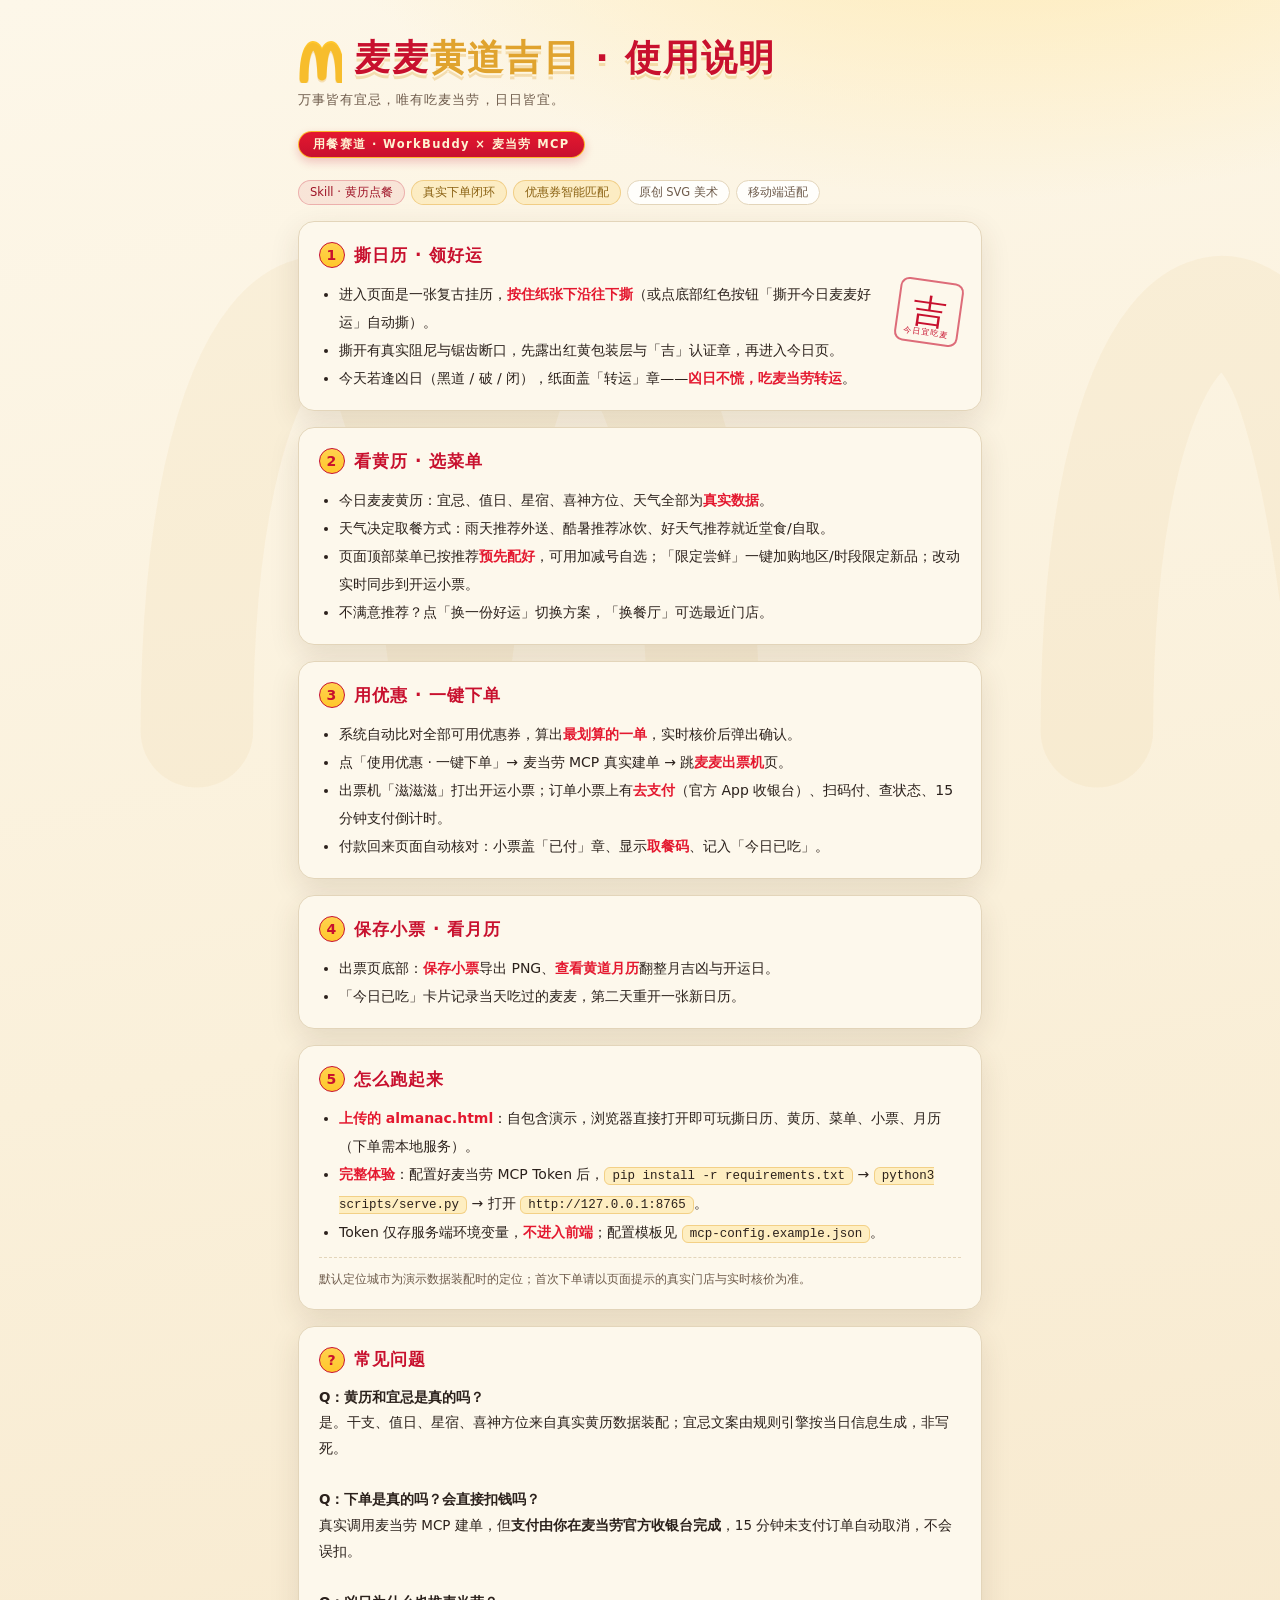
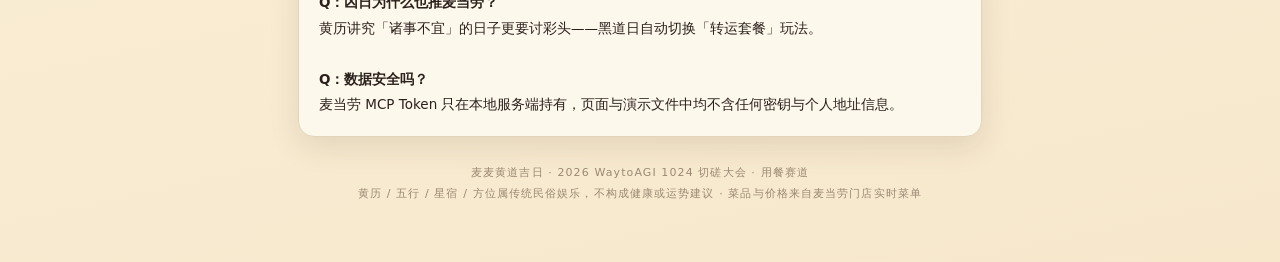
<file: guide/index.html>
<!DOCTYPE html>
<html lang="zh-CN">
<head>
<meta charset="UTF-8">
<meta name="viewport" content="width=device-width, initial-scale=1">
<title>麦麦黄道吉日 · 使用说明</title>
<style>
:root{
  --red:#C8102E;--red-hot:#E4182F;--yellow:#FFC72C;--gold:#E0A32E;
  --cream:#FDF7E9;--paper:#FDF8EC;--ink:#2B211C;--ink2:#6E5B4B;--ink3:#9A8873;
  --line:#E3D5BA;
  --round:"Yuanti SC","PingFang SC","Hiragino Sans GB","Microsoft YaHei",system-ui,sans-serif;
  --serif:"Songti SC","STSong","SimSun",Georgia,serif;
}
*{box-sizing:border-box;-webkit-tap-highlight-color:transparent}
html,body{margin:0;padding:0}
body{
  font-family:var(--round);color:var(--ink);min-height:100vh;padding:0 0 60px;
  background:
    radial-gradient(1200px 600px at 78% -8%, #FFE9AE 0%, transparent 58%),
    linear-gradient(168deg,#FDF7E9 0%,#FAF0DA 52%,#F7E8CC 100%);
}
body::before{
  content:"";position:fixed;inset:0;pointer-events:none;z-index:0;opacity:.6;
  background-image:url("data:image/svg+xml,%3Csvg%20xmlns='http://www.w3.org/2000/svg'%20viewBox='0%200%2064%2064'%3E%3Cpath%20d='M14,52%20C14,22%2024,16%2028,28%20C30,34%2031,42%2032,50%20M32,50%20C33,42%2034,34%2036,28%20C40,16%2050,22%2050,52'%20fill='none'%20stroke='%23E0A32E'%20stroke-opacity='.10'%20stroke-width='8'%20stroke-linecap='round'/%3E%3C/svg%3E");
}
.wrap{position:relative;z-index:1;max-width:720px;margin:0 auto;padding:34px 18px 0}
header{display:flex;align-items:center;gap:12px;margin-bottom:8px}
.arches{flex:0 0 auto}
.arches svg{width:44px;height:48px;display:block}
h1{font-size:clamp(26px,6.5vw,36px);margin:0;letter-spacing:.05em;font-weight:900;color:var(--red);text-shadow:0 2px 0 #FFF6E0,0 5px 0 rgba(224,163,46,.3)}
h1 em{font-style:normal;color:var(--gold)}
.sub{font-size:13px;color:var(--ink2);letter-spacing:.08em;margin:4px 0 22px}
.badge{
  display:inline-block;font-size:11.5px;font-weight:700;color:#FFF3D2;letter-spacing:.12em;
  background:linear-gradient(180deg,#E4182F,#C8102E);border:1.5px solid rgba(255,199,44,.9);
  border-radius:999px;padding:5px 14px;margin-bottom:20px;box-shadow:0 4px 10px rgba(200,16,46,.22)
}
.card{
  background:var(--paper);border:1px solid var(--line);border-radius:16px;
  box-shadow:0 10px 30px rgba(78,52,28,.12);padding:20px 20px 18px;margin-bottom:16px
}
.card h2{
  display:flex;align-items:center;gap:9px;margin:0 0 12px;
  font-size:17px;color:var(--red);letter-spacing:.06em
}
.stepn{
  flex:0 0 26px;width:26px;height:26px;display:grid;place-items:center;border-radius:50%;
  background:linear-gradient(180deg,#FFD34E,#FFC72C);color:var(--red);font-weight:900;font-size:14px;
  border:1.5px solid var(--red)
}
.card ol,.card ul{margin:0;padding-left:20px;line-height:2;font-size:14px;color:var(--ink)}
.card li b{color:var(--red-hot)}
.note{font-size:12px;color:var(--ink2);line-height:1.9;margin-top:10px;padding-top:10px;border-top:1px dashed var(--line)}
.kbd{background:rgba(255,199,44,.22);border:1px solid rgba(224,163,46,.4);border-radius:6px;padding:1px 7px;font-size:12.5px;font-family:ui-monospace,Menlo,monospace}
.tags{display:flex;flex-wrap:wrap;gap:6px;margin:2px 0 16px}
.tag{font-size:11.5px;padding:4px 11px;border-radius:999px;background:rgba(255,255,255,.85);border:1px solid var(--line);color:var(--ink2)}
.tag.yi{background:rgba(200,16,46,.07);border-color:rgba(200,16,46,.25);color:var(--red-deep,#9E1226)}
.tag.gold{background:rgba(255,199,44,.18);border-color:rgba(224,163,46,.42);color:#8A6112}
.faq{font-size:13.5px;line-height:1.9}
.faq b{color:var(--ink)}
.foot{margin-top:26px;text-align:center;font-size:11px;color:var(--ink3);letter-spacing:.1em;line-height:1.9}
.seal{
  float:right;width:64px;height:64px;display:grid;place-items:center;border-radius:9px;transform:rotate(8deg);
  border:2.5px solid rgba(200,16,46,.6);color:var(--red);font-family:var(--serif);
  font-size:34px;line-height:1;margin:0 0 8px 10px;position:relative
}
.seal small{position:absolute;bottom:5px;font-size:8px;letter-spacing:.15em}
@media (max-width:480px){.wrap{padding:24px 13px 0}.card{padding:17px 15px 15px}}
</style>
</head>
<body>
<div class="wrap">
  <header>
    <span class="arches"><svg viewBox="0 0 44 48" xmlns="http://www.w3.org/2000/svg"><path d="M6,44 C6,10 16,4 21,17 C22.5,21 23.5,30 24,41 M24,41 C24.5,30 25.5,21 27,17 C32,4 42,10 42,44" fill="none" stroke="#FFC72C" stroke-width="9" stroke-linecap="round"/><path d="M6,44 C6,10 16,4 21,17 C22.5,21 23.5,30 24,41 M24,41 C24.5,30 25.5,21 27,17 C32,4 42,10 42,44" fill="none" stroke="#E0A32E" stroke-width="9" stroke-linecap="round" opacity=".28" transform="translate(0,2)"/></svg></span>
    <h1>麦麦<em>黄道吉日</em> · 使用说明</h1>
  </header>
  <div class="sub">万事皆有宜忌，唯有吃麦当劳，日日皆宜。</div>
  <div class="badge">用餐赛道 · WorkBuddy × 麦当劳 MCP</div>

  <div class="tags">
    <span class="tag yi">Skill · 黄历点餐</span>
    <span class="tag gold">真实下单闭环</span>
    <span class="tag gold">优惠券智能匹配</span>
    <span class="tag">原创 SVG 美术</span>
    <span class="tag">移动端适配</span>
  </div>

  <div class="card">
    <h2><span class="stepn">1</span>撕日历 · 领好运</h2>
    <div class="seal">吉<small>今日宜吃麦</small></div>
    <ul>
      <li>进入页面是一张复古挂历，<b>按住纸张下沿往下撕</b>（或点底部红色按钮「撕开今日麦麦好运」自动撕）。</li>
      <li>撕开有真实阻尼与锯齿断口，先露出红黄包装层与「吉」认证章，再进入今日页。</li>
      <li>今天若逢凶日（黑道 / 破 / 闭），纸面盖「转运」章——<b>凶日不慌，吃麦当劳转运</b>。</li>
    </ul>
  </div>

  <div class="card">
    <h2><span class="stepn">2</span>看黄历 · 选菜单</h2>
    <ul>
      <li>今日麦麦黄历：宜忌、值日、星宿、喜神方位、天气全部为<b>真实数据</b>。</li>
      <li>天气决定取餐方式：雨天推荐外送、酷暑推荐冰饮、好天气推荐就近堂食/自取。</li>
      <li>页面顶部菜单已按推荐<b>预先配好</b>，可用加减号自选；「限定尝鲜」一键加购地区/时段限定新品；改动实时同步到开运小票。</li>
      <li>不满意推荐？点「换一份好运」切换方案，「换餐厅」可选最近门店。</li>
    </ul>
  </div>

  <div class="card">
    <h2><span class="stepn">3</span>用优惠 · 一键下单</h2>
    <ul>
      <li>系统自动比对全部可用优惠券，算出<b>最划算的一单</b>，实时核价后弹出确认。</li>
      <li>点「使用优惠 · 一键下单」→ 麦当劳 MCP 真实建单 → 跳<b>麦麦出票机</b>页。</li>
      <li>出票机「滋滋滋」打出开运小票；订单小票上有<b>去支付</b>（官方 App 收银台）、扫码付、查状态、15 分钟支付倒计时。</li>
      <li>付款回来页面自动核对：小票盖「已付」章、显示<b>取餐码</b>、记入「今日已吃」。</li>
    </ul>
  </div>

  <div class="card">
    <h2><span class="stepn">4</span>保存小票 · 看月历</h2>
    <ul>
      <li>出票页底部：<b>保存小票</b>导出 PNG、<b>查看黄道月历</b>翻整月吉凶与开运日。</li>
      <li>「今日已吃」卡片记录当天吃过的麦麦，第二天重开一张新日历。</li>
    </ul>
  </div>

  <div class="card">
    <h2><span class="stepn">5</span>怎么跑起来</h2>
    <ul>
      <li><b>上传的 almanac.html</b>：自包含演示，浏览器直接打开即可玩撕日历、黄历、菜单、小票、月历（下单需本地服务）。</li>
      <li><b>完整体验</b>：配置好麦当劳 MCP Token 后，<span class="kbd">pip install -r requirements.txt</span> → <span class="kbd">python3 scripts/serve.py</span> → 打开 <span class="kbd">http://127.0.0.1:8765</span>。</li>
      <li>Token 仅存服务端环境变量，<b>不进入前端</b>；配置模板见 <span class="kbd">mcp-config.example.json</span>。</li>
    </ul>
    <div class="note">默认定位城市为演示数据装配时的定位；首次下单请以页面提示的真实门店与实时核价为准。</div>
  </div>

  <div class="card">
    <h2><span class="stepn">?</span>常见问题</h2>
    <div class="faq">
      <b>Q：黄历和宜忌是真的吗？</b><br>
      是。干支、值日、星宿、喜神方位来自真实黄历数据装配；宜忌文案由规则引擎按当日信息生成，非写死。<br><br>
      <b>Q：下单是真的吗？会直接扣钱吗？</b><br>
      真实调用麦当劳 MCP 建单，但<b>支付由你在麦当劳官方收银台完成</b>，15 分钟未支付订单自动取消，不会误扣。<br><br>
      <b>Q：凶日为什么也推麦当劳？</b><br>
      黄历讲究「诸事不宜」的日子更要讨彩头——黑道日自动切换「转运套餐」玩法。<br><br>
      <b>Q：数据安全吗？</b><br>
      麦当劳 MCP Token 只在本地服务端持有，页面与演示文件中均不含任何密钥与个人地址信息。
    </div>
  </div>

  <div class="foot">
    麦麦黄道吉日 · 2026 WaytoAGI 1024 切磋大会 · 用餐赛道<br>
    黄历 / 五行 / 星宿 / 方位属传统民俗娱乐，不构成健康或运势建议 · 菜品与价格来自麦当劳门店实时菜单
  </div>
</div>
</body>
</html>
</file>
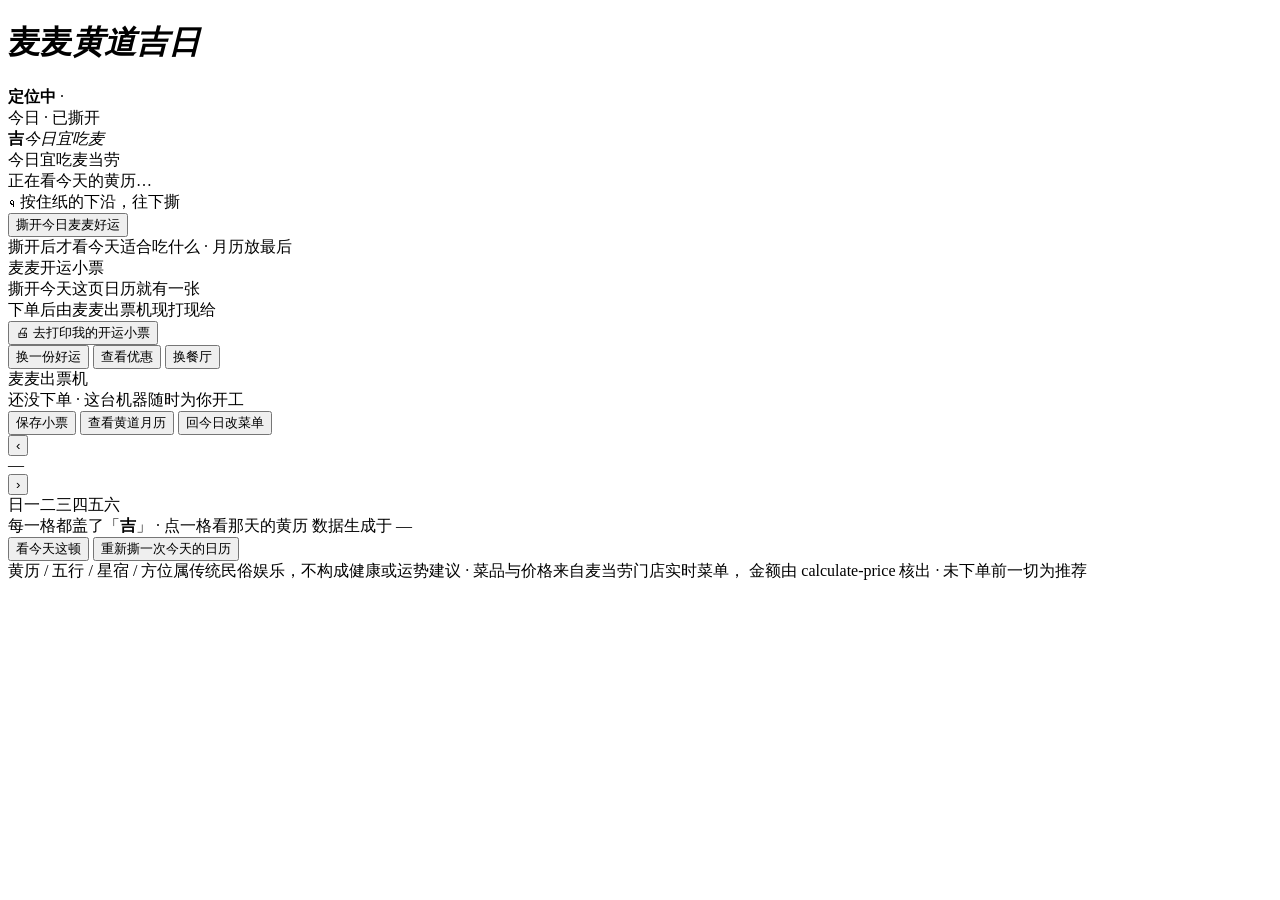
<file: web/index.html>
<!doctype html>
<html lang="zh-CN">
<head>
<meta charset="utf-8">
<meta name="viewport" content="width=device-width,initial-scale=1,viewport-fit=cover">
<meta name="theme-color" content="#C8102E">
<title>麦麦黄道吉日 · 日日皆宜</title>
<style>/*__CSS__*/</style>
</head>
<body>
<div class="wrap">

  <!-- 页面边缘的红黄贴纸（大屏才显示） -->
  <div class="sticker st-red" id="stArch" aria-hidden="true"></div>
  <div class="sticker st-gold" id="stYi" aria-hidden="true"></div>

  <header class="top" id="pageTop">
    <div class="brand">
      <div class="brand-row">
        <span class="arches" id="archesIco" aria-hidden="true"></span>
        <h1>麦麦<em>黄道吉日</em></h1>
        <span class="brand-deco" id="brandDeco" aria-hidden="true"></span>
      </div>
    </div>
    <div class="hero-deco" id="heroDeco" aria-hidden="true"></div>
    <div class="loc" title="定位来源">
      <span class="dot"></span>
      <span><b id="locName">定位中</b> · <span class="src" id="locSrc"></span></span>
    </div>
  </header>

  <!-- ── ① 开场：撕今天的日历 ─────────────────────── -->
  <section class="view on" id="view-tear">
    <div class="tear-stage" id="tearStage">

      <div class="paper-box" id="paperBox">
        <!-- 纸后面：撕开才露出来的东西（麦麦红黄包装层） -->
        <div class="reveal" id="tearReveal">
          <div class="rv-inner">
            <div class="rv-kicker">今日 · 已撕开</div>
            <div class="rv-arch" id="rvArch" aria-hidden="true"></div>
            <div class="rv-seal"><b>吉</b><i>今日宜吃麦</i></div>
            <div class="rv-line">今日宜吃麦当劳</div>
            <div class="rv-sub" id="rvSub">正在看今天的黄历…</div>
          </div>
          <div class="rv-food" id="rvFood" aria-hidden="true"></div>
        </div>

        <!-- 纸：上半截（留在手上的那半） + 下半截（被拽走的那块） -->
        <div class="paper paper-top" id="sheetStub"></div>
        <div class="paper paper-bottom" id="sheetPiece"></div>

        <!-- 撕口高光 -->
        <div class="ridge" id="ridge"></div>
      </div>

      <div class="tear-ctl">
        <div class="tear-hint" id="tearHint">
          <span class="grab">☟</span> 按住纸的下沿，往下撕
        </div>
        <button class="btn btn-primary btn-block tear-auto" id="tearAuto">
          <span class="ta-ico" id="taFries" aria-hidden="true"></span>
          <span class="ta-txt">撕开今日麦麦好运</span>
          <span class="ta-pull" id="taPull" aria-hidden="true"></span>
          <span class="spark sp1" aria-hidden="true"></span>
          <span class="spark sp2" aria-hidden="true"></span>
          <span class="spark sp3" aria-hidden="true"></span>
        </button>
        <div class="tear-alt">撕开后才看今天适合吃什么 · 月历放最后</div>
      </div>
    </div>
  </section>

  <!-- ── ② 撕开后：今日黄历 + 开运小票 ──────────── -->
  <section class="view" id="view-today">
    <div id="warnHost"></div>
    <div class="today-grid">
      <div class="menu-slot" id="menuCard"></div>

      <div class="alm-slot" id="almCard"></div>

      <div class="rec-slot">
        <div class="card rec-entry">
          <div class="re-ico" id="reIco" aria-hidden="true"></div>
          <div class="re-title">麦麦开运小票</div>
          <div class="re-sub">撕开今天这页日历就有一张<br>下单后由麦麦出票机现打现给</div>
          <button class="btn btn-primary btn-block" id="goReceipt">🖨 去打印我的开运小票</button>
          <div class="re-btns">
            <button class="btn btn-ghost" id="planSwitch">换一份好运</button>
            <button class="btn btn-ghost" id="openCoupons">查看优惠</button>
            <button class="btn btn-ghost" id="openStores">换餐厅</button>
          </div>
        </div>
      </div>

      <div class="lm-slot">
        <div class="order-slot" id="orderCard"></div>
        <div class="lim-slot" id="limCard"></div>
        <div class="ate-slot" id="ateCard"></div>
      </div>
    </div>
  </section>

  <!-- ── ③ 最后：出票机现打「麦麦开运小票」 ───────── -->
  <section class="view" id="view-receipt">
    <div class="pr-stage" id="prStage">
      <div class="pr-machine" aria-hidden="true">
        <span class="pr-arch" id="prArch"></span>
        <span class="pr-label">麦麦出票机</span>
        <span class="pr-light"></span>
        <span class="pr-slot"></span>
      </div>
      <div class="pr-status" id="prStatus">还没下单 · 这台机器随时为你开工</div>
      <div class="pr-clip" id="prClip">
        <div class="pr-paper"><div class="receipt" id="receiptHost"></div></div>
      </div>
    </div>

    <div class="pr-order" id="orderCardRp"></div>

    <div class="actions pr-actions">
      <button class="btn btn-primary" id="savePng">保存小票</button>
      <button class="btn btn-ghost" id="backCal">查看黄道月历</button>
      <button class="btn btn-ghost" id="backMenu">回今日改菜单</button>
    </div>
  </section>

  <!-- ── ④ 最后才到的月历 ────────────────────────── -->
  <section class="view" id="view-cal">
    <div class="desk">
      <div class="cal">
        <div class="cal-head">
          <button class="nav-btn" id="prevM" aria-label="上个月">‹</button>
          <div class="cal-title"><span id="monthLabel">—</span><small id="monthSub"></small></div>
          <button class="nav-btn" id="nextM" aria-label="下个月">›</button>
        </div>
        <div class="cal-week">
          <span>日</span><span>一</span><span>二</span><span>三</span><span>四</span><span>五</span><span>六</span>
        </div>
        <div class="cal-grid" id="grid"></div>
        <div class="cal-foot">
          <span>每一格都盖了「<b>吉</b>」 · 点一格看那天的黄历</span>
          <span>数据生成于 <span id="genAt">—</span></span>
        </div>
      </div>

      <aside class="side" id="side"></aside>
    </div>

    <div class="cal-actions">
      <button class="btn btn-ghost" id="backToday">看今天这顿</button>
      <button class="btn btn-primary" id="openToday">重新撕一次今天的日历</button>
    </div>
  </section>

</div>

<div class="bag-seal" id="bagSeal" aria-hidden="true"></div>

<footer class="page-foot">
  黄历 / 五行 / 星宿 / 方位属传统民俗娱乐，不构成健康或运势建议 · 菜品与价格来自麦当劳门店实时菜单，
  金额由 calculate-price 核出 · 未下单前一切为推荐
</footer>

<div class="modal" id="modal"></div>

<script>/*__DATA__*/</script>
<script>/*__ART__*/</script>
<script>/*__APP__*/</script>
</body>
</html>
</file>
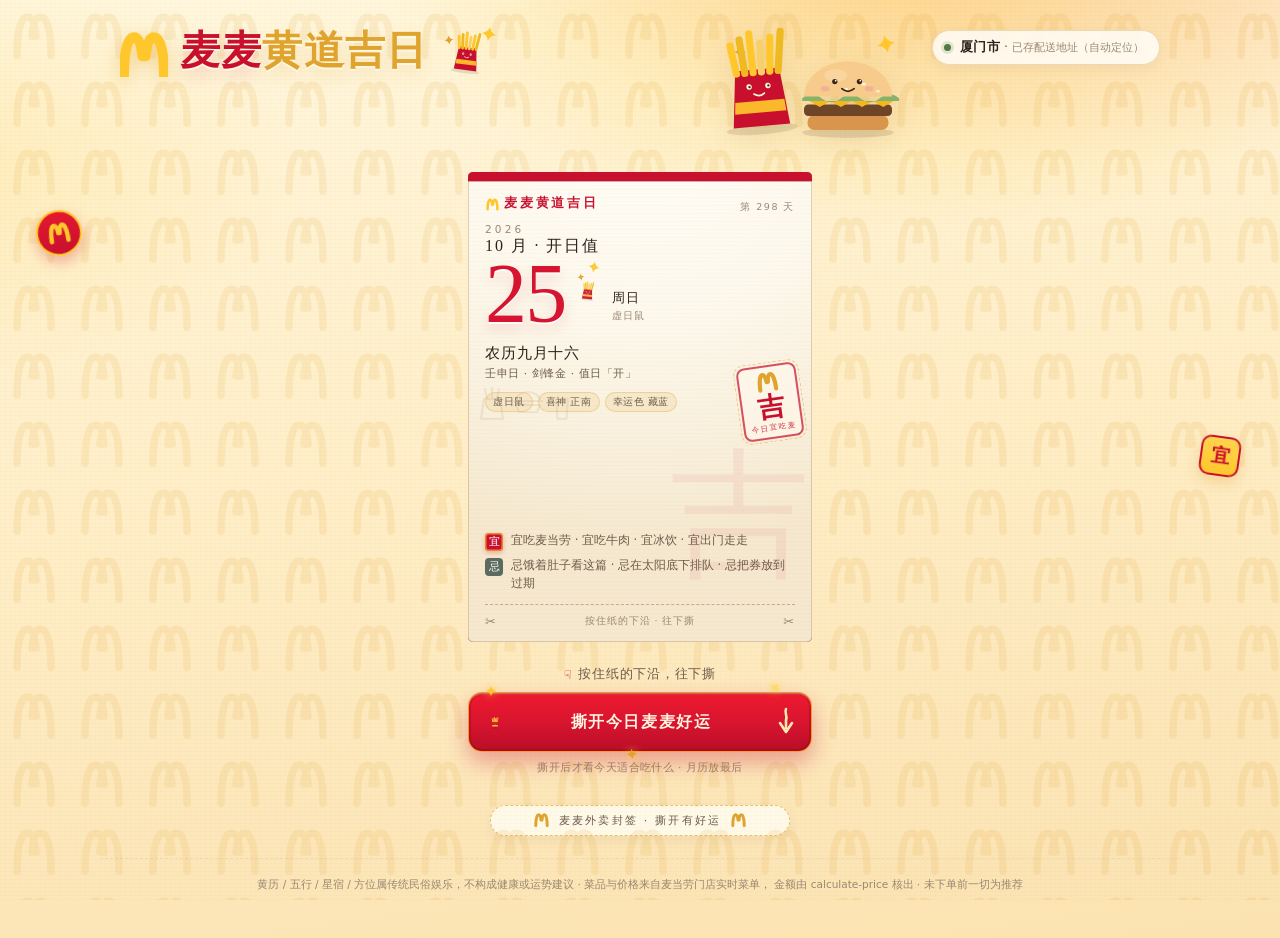
<file: demo/almanac.html>
<!doctype html>
<html lang="zh-CN">
<head>
<meta charset="utf-8">
<meta name="viewport" content="width=device-width,initial-scale=1,viewport-fit=cover">
<meta name="theme-color" content="#C8102E">
<title>麦麦黄道吉日 · 日日皆宜</title>
<style>/* ── 麦麦黄道吉日 · 页面样式 ────────────────────────────────────
   纸感复古黄历 × 快餐红黄。全部自包含，不引外链字体与图片。 */

:root{
  --red:#C8102E;
  --red-hot:#E4182F;
  --red-deep:#9E1226;
  --yellow:#FFC72C;
  --gold:#E0A32E;
  --cream:#FFF3D2;
  --paper:#FDF8EC;
  --ink:#2B211C;
  --ink2:#6E5B4B;
  --ink3:#9A8873;
  --line:#EBD9B4;
  --green:#4F7A45;
  --shadow:0 10px 30px rgba(78,52,28,.13);
  --radius:16px;
  --serif:"Songti SC","STSong","SimSun","Noto Serif SC",Georgia,serif;
  --round:"Yuanti SC","STYuanti","YouYuan","PingFang SC","Hiragino Sans GB","Microsoft YaHei",system-ui,sans-serif;
  --sans:"PingFang SC","Hiragino Sans GB","Microsoft YaHei",system-ui,-apple-system,sans-serif;
}

*{box-sizing:border-box;-webkit-tap-highlight-color:transparent}

html,body{margin:0;padding:0}

body{
  font-family:var(--sans);
  color:var(--ink);
  /* 奶油黄底 + 顶部一抹麦当劳红晕 + 金黄光斑 */
  background:
    radial-gradient(1100px 480px at 84% -10%, rgba(228,24,47,.10) 0%, transparent 55%),
    radial-gradient(900px 460px at 70% -4%, rgba(255,199,44,.42) 0%, transparent 58%),
    radial-gradient(700px 380px at -6% 18%, rgba(255,199,44,.18) 0%, transparent 55%),
    linear-gradient(172deg,#FFF7DE 0%,#FFEEC7 48%,#FBE2B0 100%);
  min-height:100vh;
  padding:0 0 44px;
  overflow-x:hidden;
}

/* 纸上细纹 */
body::before{
  content:"";position:fixed;inset:0;pointer-events:none;z-index:0;opacity:.5;
  background-image:
    repeating-linear-gradient(0deg,rgba(150,120,80,.045) 0 1px,transparent 1px 4px),
    repeating-linear-gradient(90deg,rgba(150,120,80,.03) 0 1px,transparent 1px 5px);
  mix-blend-mode:multiply;
}

/* 隐隐的金拱门重复纹样（包装印刷感） */
body::after{
  content:"";position:fixed;inset:0;pointer-events:none;z-index:0;
  background-image:url("data:image/svg+xml,%3Csvg%20xmlns='http://www.w3.org/2000/svg'%20viewBox='0%200%2064%2064'%3E%3Cpath%20d='M16%2C52%20C16%2C24%2021%2C16%2026%2C16%20C31%2C16%2033%2C24%2034%2C34%20M30%2C34%20C31%2C24%2033%2C16%2038%2C16%20C43%2C16%2048%2C24%2048%2C52'%20fill='none'%20stroke='%23E0A32E'%20stroke-opacity='.13'%20stroke-width='7'%20stroke-linecap='round'/%3E%3C/svg%3E");
  background-size:68px 68px;
}

.wrap{position:relative;z-index:1;max-width:1080px;margin:0 auto;padding:22px 20px 0}

/* ── 页头 ─────────────────────────────────────────────── */
.top{display:flex;align-items:flex-start;gap:16px;flex-wrap:wrap;margin-bottom:18px;position:relative}

.brand{display:flex;flex-direction:column;gap:8px;min-width:0}

.brand-row{display:flex;align-items:center;gap:12px}

.arches{flex:0 0 auto;display:grid;place-items:center}
.arches svg{display:block;filter:drop-shadow(0 5px 9px rgba(224,163,46,.4))}

.brand h1{
  font-family:var(--round);
  font-weight:900;
  font-size:clamp(30px,7.5vw,40px);line-height:1.04;margin:0;letter-spacing:.03em;
  color:var(--red);
  text-shadow:0 2px 0 rgba(255,248,228,.95),0 9px 18px rgba(200,16,46,.16);
}
.brand h1 em{font-style:normal;color:var(--gold);text-shadow:0 2px 0 rgba(255,248,228,.95),0 9px 18px rgba(224,163,46,.22)}

.brand-deco{flex:0 0 auto;align-self:flex-end;padding-bottom:4px}
.brand-deco svg{display:block}

/* 宣传语已按需求移除，仅保留占位说明 */
@media (max-width:560px){
  .brand-deco{display:none}
}

/* 右上方 hero 插画：薯条盒与汉堡 */
.hero-deco{margin-left:auto;margin-top:-4px;flex:0 0 auto;align-self:flex-start}
.hero-deco svg{display:block;filter:drop-shadow(0 8px 16px rgba(160,110,30,.18))}

.loc{
  display:flex;align-items:center;gap:9px;
  background:rgba(255,255,255,.78);border:1px solid var(--line);
  border-radius:999px;padding:8px 15px 8px 11px;
  font-size:12.5px;color:var(--ink2);box-shadow:0 4px 12px rgba(120,90,50,.07);
  backdrop-filter:blur(6px);margin-top:8px;
}
.loc b{color:var(--ink);font-weight:600;letter-spacing:.03em}
.loc .dot{width:7px;height:7px;border-radius:50%;background:var(--green);box-shadow:0 0 0 3px rgba(79,122,69,.16)}
.loc .src{color:var(--ink3);font-size:11px}

/* ── 视图切换 ─────────────────────────────────────────── */
.view{display:none;animation:rise .34s cubic-bezier(.2,.8,.3,1)}
.view.on{display:block}
@keyframes rise{from{opacity:0;transform:translateY(10px)}to{opacity:1;transform:none}}

/* ── 月历 ─────────────────────────────────────────────── */
.desk{display:grid;grid-template-columns:minmax(0,1fr) 316px;gap:20px;align-items:start}

.cal{
  background:var(--paper);
  border:1px solid var(--line);
  border-radius:var(--radius);
  box-shadow:var(--shadow);
  overflow:hidden;
  position:relative;
}
.cal::after{
  content:"";position:absolute;inset:0;pointer-events:none;
  border-radius:var(--radius);
  box-shadow:inset 0 0 0 6px rgba(255,255,255,.5);
}

.cal-head{
  display:flex;align-items:center;justify-content:space-between;gap:10px;
  padding:16px 18px 13px;
  background:linear-gradient(180deg,var(--red) 0%,var(--red-deep) 100%);
  color:#FFF3DC;position:relative;
}
.cal-head::after{
  content:"";position:absolute;left:0;right:0;bottom:-1px;height:6px;
  background:repeating-linear-gradient(90deg,var(--yellow) 0 10px,transparent 10px 20px);
  opacity:.85;
}
.cal-title{font-family:var(--serif);font-size:20px;letter-spacing:.16em}
.cal-title small{display:block;font-size:11px;letter-spacing:.24em;opacity:.78;margin-top:4px}

.nav-btn{
  width:34px;height:34px;border-radius:50%;border:1px solid rgba(255,255,255,.34);
  background:rgba(255,255,255,.12);color:#FFF3DC;font-size:17px;line-height:1;
  cursor:pointer;transition:.18s;display:grid;place-items:center;
}
.nav-btn:hover:not(:disabled){background:rgba(255,255,255,.24);transform:scale(1.06)}
.nav-btn:disabled{opacity:.28;cursor:not-allowed}

.cal-week{
  display:grid;grid-template-columns:repeat(7,1fr);
  padding:12px 12px 6px;
  font-size:11.5px;letter-spacing:.2em;color:var(--ink3);text-align:center;
}
.cal-week span:first-child,.cal-week span:last-child{color:var(--red)}

.cal-grid{
  display:grid;grid-template-columns:repeat(7,1fr);
  gap:6px;padding:2px 12px 14px;
}

.day{
  position:relative;aspect-ratio:1/.94;
  border:1px solid transparent;border-radius:12px;
  background:rgba(255,255,255,.5);
  display:flex;flex-direction:column;align-items:center;justify-content:center;gap:2px;
  cursor:pointer;transition:transform .16s,background .16s,box-shadow .16s;
  padding:4px 2px;overflow:hidden;
}
.day .n{font-family:var(--serif);font-size:19px;line-height:1;color:#D6142F;font-weight:600}
.day .l{font-size:9.5px;color:var(--ink3);letter-spacing:.02em;white-space:nowrap;transform:scale(.94)}
.day .ji{
  position:absolute;top:3px;right:4px;
  font-family:var(--serif);font-size:9px;color:var(--red);opacity:.55;
  border:1px solid currentColor;border-radius:3px;padding:0 2px;line-height:1.25;
}
.day.dim{opacity:.34;cursor:default}
.day.past .n{color:var(--ink2)}
.day:hover:not(.dim){background:#fff;transform:translateY(-2px);box-shadow:0 6px 16px rgba(120,90,50,.12)}

.day.today{
  background:linear-gradient(165deg,#FFF6DF,#FFE7BE);
  border-color:var(--gold);
  box-shadow:0 0 0 2px rgba(224,163,46,.22),0 8px 20px rgba(224,163,46,.22);
}
.day.today .n{color:var(--red);font-size:22px;font-weight:700}
.day.today::after{
  content:"今日";position:absolute;bottom:3px;left:50%;transform:translateX(-50%);
  font-size:8.5px;letter-spacing:.16em;color:var(--red-deep);opacity:.9;
}
.day.sel{border-color:var(--red);box-shadow:0 0 0 2px rgba(200,16,46,.16)}

/* 今日的小装饰：星星 / 薯条 */
.deco{position:absolute;pointer-events:none;opacity:.9}
.deco.star{top:4px;left:4px;font-size:10px;color:var(--gold)}
.deco.fries{bottom:6px;right:5px;width:12px;height:14px;opacity:.8}

.cal-foot{
  display:flex;justify-content:space-between;gap:10px;flex-wrap:wrap;
  padding:0 18px 15px;font-size:11px;color:var(--ink3);letter-spacing:.05em;
}
.cal-foot b{color:var(--red);font-weight:600}

/* ── 右栏：日期详情 ───────────────────────────────────── */
.side{display:flex;flex-direction:column;gap:14px;position:sticky;top:18px}

.card{
  background:var(--paper);border:1px solid var(--line);border-radius:var(--radius);
  box-shadow:var(--shadow);padding:16px 17px;
}

.side-date{display:flex;align-items:baseline;gap:9px}
.side-date .big{font-family:var(--serif);font-size:34px;color:var(--red);line-height:1}
.side-date .sub{font-size:11.5px;color:var(--ink2);letter-spacing:.08em}

.side-lunar{
  margin-top:8px;font-family:var(--serif);font-size:15px;color:var(--ink);
  letter-spacing:.1em;
}
.side-gz{margin-top:4px;font-size:11.5px;color:var(--ink3);letter-spacing:.08em}

.side-yiji{margin-top:12px;display:flex;flex-direction:column;gap:7px;font-size:12px;line-height:1.6}
.side-yiji div{display:flex;gap:7px}
.side-yiji span.k{
  flex:0 0 20px;height:20px;border-radius:5px;font-family:var(--serif);
  display:grid;place-items:center;font-size:11px;color:#fff;
}
.k.yi{background:var(--red)}
.k.ji{background:#6B5B4B}
.side-yiji span.v{color:var(--ink2);padding-top:1px}

.sign-box{
  margin-top:12px;padding:11px 12px;border-radius:10px;
  background:rgba(255,199,44,.13);border:1px dashed rgba(224,163,46,.5);
  font-family:var(--serif);font-size:12.5px;line-height:1.75;color:var(--ink);
}

.note{
  margin-top:10px;font-size:11px;line-height:1.65;color:var(--ink3);
}

.btn{
  appearance:none;border:0;cursor:pointer;font-family:var(--sans);
  border-radius:12px;padding:12px 16px;font-size:13.5px;letter-spacing:.04em;
  transition:transform .16s,box-shadow .16s,background .16s;
  display:inline-flex;align-items:center;justify-content:center;gap:7px;
}
.btn:active{transform:scale(.98)}
.btn-primary{
  background:linear-gradient(180deg,#EE1A2F,#D6142F 55%,#B90E27);color:#FFF4DF;
  box-shadow:0 8px 18px rgba(200,16,46,.30),inset 0 1px 0 rgba(255,255,255,.26);
  font-weight:600;
}
.btn-primary:hover{box-shadow:0 10px 24px rgba(200,16,46,.34);filter:brightness(1.04)}
.btn-ghost{
  background:rgba(255,255,255,.8);color:var(--ink);border:1px solid var(--line);
  box-shadow:0 3px 10px rgba(120,90,50,.07);
}
.btn-ghost:hover{background:#fff}
.btn-block{width:100%}
.btn[disabled]{opacity:.5;cursor:not-allowed}

/* ── 今日：黄历牌 ─────────────────────────────────────── */
.alm{
  position:relative;
  background:
    radial-gradient(420px 180px at 88% 0%,rgba(255,199,44,.23),transparent 70%),
    var(--paper);
  border:1px solid var(--line);border-radius:var(--radius);
  box-shadow:var(--shadow);overflow:hidden;margin-bottom:18px;
}
/* 卡片角落淡线稿 */
.alm-doodle{position:absolute;right:10px;bottom:8px;pointer-events:none;opacity:.12}
.alm-doodle svg{display:block}
.alm-head{
  display:flex;align-items:center;justify-content:space-between;gap:14px;flex-wrap:wrap;
  padding:16px 20px;border-bottom:1px dashed var(--line);
}
.alm-title{font-family:var(--serif);font-size:21px;letter-spacing:.12em;color:var(--red)}
.alm-title small{display:block;font-size:11px;letter-spacing:.2em;color:var(--ink3);margin-top:4px}

.alm-grid{display:grid;grid-template-columns:1.04fr 1fr;gap:0}
.alm-left{padding:16px 20px;border-right:1px dashed var(--line)}
.alm-right{padding:16px 20px}

.row{display:flex;gap:10px;align-items:flex-start;margin-bottom:11px;font-size:12.5px;line-height:1.6}
.row .lab{flex:0 0 76px;color:var(--ink3);letter-spacing:.06em;font-size:11.5px;padding-top:1px}
.row .val{color:var(--ink);flex:1;min-width:0}
.row .val b{color:var(--red);font-weight:600}

.chips{display:flex;flex-wrap:wrap;gap:6px}
.chip{
  font-size:11.5px;padding:3px 9px;border-radius:999px;
  background:rgba(255,255,255,.85);border:1px solid var(--line);color:var(--ink2);
  display:inline-flex;align-items:center;gap:4px;
}
.chip svg{flex:0 0 auto;display:block}
.chip.yi{background:rgba(200,16,46,.07);border-color:rgba(200,16,46,.22);color:var(--red-deep)}
.chip.ji{background:rgba(101,90,80,.08);border-color:rgba(101,90,80,.22);color:#5B4B3C}
.chip.gold{background:rgba(255,199,44,.18);border-color:rgba(224,163,46,.42);color:#8A6112}

.weather-strip{
  display:flex;align-items:center;gap:12px;padding:10px 12px;border-radius:11px;
  background:rgba(255,255,255,.72);border:1px solid var(--line);margin-bottom:12px;
}
.weather-strip .ico{width:40px;height:40px;flex:0 0 40px}
.weather-strip .t{font-family:var(--serif);font-size:23px;color:var(--red);line-height:1}
.weather-strip .d{font-size:11.5px;color:var(--ink2);line-height:1.5}

.mode-box{
  margin-top:4px;padding:12px 13px;border-radius:11px;
  background:linear-gradient(135deg,rgba(255,199,44,.18),rgba(255,255,255,.6));
  border:1px solid rgba(224,163,46,.4);
}
.mode-box .m{font-family:var(--serif);font-size:16px;color:var(--red-deep);letter-spacing:.06em;display:flex;align-items:center;gap:7px}
.mode-box .m svg{flex:0 0 auto}
.mode-box .w{font-size:11.5px;color:var(--ink2);margin-top:4px;line-height:1.55}

/* ── 今日双栏 ─────────────────────────────────────────── */
.today-grid{display:grid;grid-template-columns:minmax(0,1fr) 400px;gap:22px;align-items:start}
.alm-slot{grid-column:1;grid-row:1}
.rec-slot{grid-column:2;grid-row:1/span 2}
.lim-slot{grid-column:1;grid-row:2}

/* ── 今日页：开运小票入口卡 ───────────────────────────── */
.rec-entry{display:flex;flex-direction:column;align-items:center;text-align:center;gap:9px;padding:22px 18px 18px}
.rec-entry .re-ico{width:min(190px,72%)}
.rec-entry .re-ico svg{width:100%;height:auto;filter:drop-shadow(0 8px 16px rgba(90,60,30,.16))}
.rec-entry .re-title{font-family:var(--round);font-size:20px;color:var(--red);letter-spacing:.06em}
.rec-entry .re-sub{font-size:11px;color:var(--ink3);line-height:1.75}
.rec-entry .btn-block{margin-top:4px}
.re-btns{display:flex;gap:7px;flex-wrap:wrap;justify-content:center;margin-top:2px}
.re-btns .btn{flex:0 1 auto;padding:8px 13px;font-size:12px}

/* ── 出票页：麦麦出票机 ───────────────────────────────── */
.pr-stage{max-width:520px;margin:0 auto;display:flex;flex-direction:column;align-items:center}
.pr-machine{
  position:relative;z-index:2;width:min(460px,100%);height:62px;
  border-radius:16px 16px 7px 7px;
  background:linear-gradient(180deg,#E4182F,#C8102E);
  box-shadow:0 12px 26px rgba(200,16,46,.3),inset 0 2px 0 rgba(255,255,255,.24),inset 0 -6px 12px rgba(120,6,25,.5);
  display:flex;align-items:center;gap:12px;padding:0 20px;color:#FFE9AE;
}
.pr-machine::before{ /* 机身顶部纸仓提手 */
  content:"";position:absolute;top:-9px;left:50%;transform:translateX(-50%);
  width:44%;height:9px;border-radius:9px 9px 0 0;background:#9E1226;
}
.pr-arch{width:30px;height:27px;display:block;flex:0 0 auto}
.pr-arch svg{width:100%;height:100%;display:block}
.pr-label{font-family:var(--round);font-size:14.5px;letter-spacing:.24em}
.pr-light{
  margin-left:auto;width:10px;height:10px;border-radius:50%;flex:0 0 auto;
  background:#7A4A12;box-shadow:inset 0 1px 2px rgba(0,0,0,.45);
}
.pr-stage.printing .pr-light{background:#FFE08A;box-shadow:0 0 8px rgba(255,224,138,.9);animation:prBlink .44s steps(2,end) infinite}
@keyframes prBlink{50%{opacity:.3}}
.pr-slot{
  position:absolute;left:50%;bottom:-7px;transform:translateX(-50%);
  width:76%;height:11px;border-radius:6px;
  background:#570D1A;box-shadow:inset 0 3px 5px rgba(0,0,0,.6);
}
.pr-status{margin:16px 0 4px;font-size:11px;letter-spacing:.24em;color:var(--ink3);text-align:center}
.pr-stage.printing .pr-status{color:var(--red)}
.pr-clip{width:min(460px,100%);margin-top:2px}
.pr-stage.printing .pr-clip{animation:printOut 2.5s cubic-bezier(.3,.55,.45,1) forwards}
@keyframes printOut{
  from{clip-path:inset(0 0 100% 0)}
  to{clip-path:inset(0 0 -6px 0)}
}
.pr-paper{transform-origin:50% 0}
.pr-stage.printing .pr-paper{animation:prJitter .15s steps(2,end) infinite}
@keyframes prJitter{from{transform:translateX(-.9px)}to{transform:translateX(.9px)}}
.pr-paper .receipt{max-width:460px;width:100%;filter:drop-shadow(0 18px 34px rgba(90,60,30,.22))}
.pr-paper svg{display:block;width:100%;height:auto}
.pr-order{max-width:520px;margin:20px auto 0}

.actions{
  display:flex;gap:9px;flex-wrap:wrap;justify-content:center;
  padding:11px;margin:18px auto 0;max-width:520px;
  background:rgba(253,248,236,.9);border:1px solid var(--line);border-radius:15px;
  box-shadow:0 6px 20px rgba(120,90,50,.1);
}
.actions .btn{flex:1 1 44%}
.actions .btn-primary{flex:1 1 100%}

/* ── 弹层 ─────────────────────────────────────────────── */
.modal{
  position:fixed;inset:0;z-index:60;display:none;
  align-items:center;justify-content:center;padding:18px;
  background:rgba(43,33,28,.42);backdrop-filter:blur(3px);
}
.modal.on{display:flex;animation:fade .2s}
@keyframes fade{from{opacity:0}to{opacity:1}}

.sheet{
  background:var(--paper);border-radius:18px;box-shadow:0 24px 60px rgba(40,26,14,.34);
  width:100%;max-width:520px;max-height:86vh;overflow:auto;
  border:1px solid var(--line);
  animation:pop .26s cubic-bezier(.2,.9,.3,1);
}
@keyframes pop{from{transform:translateY(14px) scale(.98);opacity:0}to{transform:none;opacity:1}}

.sheet-head{
  position:sticky;top:0;display:flex;align-items:center;justify-content:space-between;
  padding:15px 18px;background:var(--paper);border-bottom:1px dashed var(--line);z-index:2;
}
.sheet-head h3{margin:0;font-family:var(--serif);font-size:17px;letter-spacing:.08em;color:var(--red)}
.sheet-body{padding:16px 18px 20px}
.sheet-foot{padding:0 18px 18px;display:flex;gap:9px;flex-wrap:wrap}

.x{
  width:30px;height:30px;border-radius:50%;border:1px solid var(--line);
  background:#fff;color:var(--ink2);cursor:pointer;font-size:15px;line-height:1;
}

.kv{display:flex;justify-content:space-between;gap:12px;padding:7px 0;font-size:12.5px;border-bottom:1px dotted rgba(227,213,186,.7)}
.kv:last-child{border-bottom:0}
.kv .k{color:var(--ink3)}
.kv .v{color:var(--ink);text-align:right;font-weight:500}
.kv.total .v{color:var(--red);font-family:var(--serif);font-size:20px}

.coupon-item{
  border:1px solid var(--line);border-radius:11px;padding:11px 12px;margin-bottom:9px;
  background:rgba(255,255,255,.6);
}
.coupon-item .t{font-size:13px;font-weight:600;color:var(--ink)}
.coupon-item .s{font-size:11.5px;color:var(--ink3);margin-top:4px;line-height:1.55}
.coupon-item.ok{border-color:rgba(79,122,69,.36);background:rgba(79,122,69,.06)}
.coupon-item.wait{border-color:rgba(224,163,46,.44);background:rgba(255,199,44,.08)}
.coupon-item .badge{
  display:inline-block;font-size:10px;padding:1px 7px;border-radius:999px;margin-left:6px;
  background:var(--red);color:#fff;vertical-align:1px;
}
.coupon-item.wait .badge{background:var(--gold);color:#4A3405}

.cmd{
  font-family:ui-monospace,Menlo,Consolas,monospace;font-size:11px;line-height:1.65;
  background:#2B211C;color:#F3E7CE;border-radius:10px;padding:11px 12px;
  white-space:pre-wrap;word-break:break-all;max-height:180px;overflow:auto;
}

.toast{
  position:fixed;left:50%;bottom:26px;transform:translate(-50%,20px);
  background:#2B211C;color:#FBF4E4;padding:10px 18px;border-radius:999px;
  font-size:12.5px;opacity:0;transition:.28s;z-index:80;pointer-events:none;
  box-shadow:0 12px 28px rgba(30,20,10,.3);
}
.toast.on{opacity:1;transform:translate(-50%,0)}

.warnbar{
  display:flex;gap:8px;align-items:flex-start;
  background:rgba(200,16,46,.06);border:1px solid rgba(200,16,46,.2);
  border-radius:11px;padding:10px 12px;font-size:11.5px;line-height:1.6;color:var(--red-deep);
  margin-bottom:14px;
}

/* ── 响应式：手机竖屏 ─────────────────────────────────── */
@media (max-width:860px){
  .wrap{padding:16px 12px 0}
  .desk{grid-template-columns:1fr}
  .side{position:static}
  .today-grid{grid-template-columns:1fr;gap:14px}
  .alm-slot{grid-column:1;grid-row:auto}
  .rec-slot{grid-column:1;grid-row:auto}
  .lim-slot{grid-column:1;grid-row:auto}
  .alm-grid{grid-template-columns:1fr}
  .alm-left{border-right:0;border-bottom:1px dashed var(--line)}
  .brand h1{font-size:30px}
  .arches svg{width:34px;height:37px}
  .hero-deco svg{width:118px;height:73px}
  .loc{order:3;margin-left:0}
  .actions{max-width:none;padding:10px;gap:8px}
  .actions .btn{flex:1 1 44%;padding:11px 10px;font-size:12.5px}
  .day{aspect-ratio:1/1.02;border-radius:10px}
  .day .n{font-size:16px}
  .day .l{display:none}
  .day .ji{font-size:8px}
  .cal-grid{gap:4px;padding:2px 8px 12px}
  .cal-week{padding:10px 8px 6px}
}

@media (max-width:520px){
  .hero-deco svg{width:92px;height:57px}
  .brand-deco svg{width:48px;height:40px}
  .f-daydeco svg{width:24px;height:35px}
}

@media (max-width:400px){
  .loc{font-size:11.5px;padding:7px 12px}
  .alm-left,.alm-right{padding:13px 15px}
  .row .lab{flex-basis:64px}
  .hero-deco{display:none}   /* 窄屏让位给定位胶囊，插画在撕纸层里还有 */
}

.page-foot{
  max-width:1080px;margin:30px auto 0;padding:16px 20px 0;
  border-top:1px dashed var(--line);
  font-size:10.5px;line-height:1.8;color:var(--ink3);text-align:center;
}

/* 外卖封签：虚线金圈的封条贴纸 */
.bag-seal{
  max-width:300px;margin:26px auto -8px;
  display:flex;align-items:center;justify-content:center;gap:9px;
  font-size:11px;letter-spacing:.2em;color:var(--ink2);
  background:rgba(255,252,240,.85);
  border:1.5px dashed rgba(224,163,46,.65);
  border-radius:999px;padding:7px 18px;
  box-shadow:0 4px 12px rgba(120,90,50,.08);
}
.bag-seal svg{width:17px;height:15px;display:block;flex:0 0 auto}

/* 页面边缘的红黄贴纸（只在大屏点缀，默认不显示） */
.sticker{position:absolute;z-index:0;pointer-events:none;display:none}
.st-red{
  place-items:center;
  width:46px;height:46px;border-radius:50%;
  background:linear-gradient(180deg,#E4182F,#C8102E);
  border:2px solid var(--yellow);
  box-shadow:0 6px 14px rgba(200,16,46,.28);
  transform:rotate(-9deg);
}
.st-red svg{width:26px;height:22px}
.st-gold{
  place-items:center;
  width:40px;height:40px;border-radius:10px;
  background:linear-gradient(180deg,#FFD34E,#FFC72C);
  border:2px solid var(--red);
  box-shadow:0 6px 14px rgba(224,163,46,.32);
  transform:rotate(8deg);
  font-family:var(--serif);font-size:19px;font-weight:700;color:var(--red);
}
@media (min-width:980px){
  .st-red{display:grid;left:-64px;top:210px}
  .st-gold{display:grid;right:-60px;top:56%}
}

/* 宜 / 忌：标签独立成行，文字整段排版 */
.yj-line{display:flex;gap:9px;align-items:flex-start;margin-top:9px}
.yj-line .k{
  flex:0 0 22px;height:22px;border-radius:6px;display:grid;place-items:center;
  font-family:var(--serif);font-size:12px;color:#fff;
}
/* 「宜」= 麦当劳红色包装贴纸：金圈红底，像贴在餐盒上的认证标 */
.yj-line .k.yi,.side-yiji .k.yi,.f-yj .k.yi{
  background:linear-gradient(180deg,#E4182F,#C8102E);
  box-shadow:inset 0 0 0 1.5px rgba(255,199,44,.65),0 2px 5px rgba(200,16,46,.28);
}
/* 「忌」= 深棕灰贴纸 */
.yj-line .k.ji,.side-yiji .k.ji,.f-yj .k.ji{background:#655A50}
.yj-line .chips{flex:1;min-width:0}
.meat-val{display:inline-flex;align-items:center;gap:6px}
.meat-val svg{flex:0 0 auto}
.weather-strip .t{display:flex;align-items:baseline;gap:6px}
.weather-strip .tt{font-family:var(--sans);font-size:12px;color:var(--ink2)}

/* ══════════════════════════════════════════════════════════════
   ① 开场：撕掉今天的日历
   ══════════════════════════════════════════════════════════════ */
#view-tear{padding:2px 0 0}

.tear-stage{display:flex;flex-direction:column;align-items:center;gap:24px;padding:10px 0 4px}

.paper-box{
  position:relative;
  width:min(84vw,344px);
  height:min(60svh,470px);
  touch-action:none;
  user-select:none;-webkit-user-select:none;
  cursor:grab;
}
.paper-box.dragging{cursor:grabbing}

/* 纸后面：撕开才看得见的那层（麦麦包装层：雨棚条纹 + 金拱门） */
.reveal{
  position:absolute;inset:0;z-index:1;border-radius:5px;overflow:hidden;
  background:
    radial-gradient(120% 80% at 50% 12%, #E6153D 0%, #C8102E 44%, #8C0F23 100%);
  display:grid;place-items:center;text-align:center;
  color:#FFE9AE;
  box-shadow:inset 0 0 60px rgba(0,0,0,.28);
}
/* 顶部：红黄相间的雨棚条纹，先露出的是包装元素 */
.reveal::before{
  content:"";position:absolute;top:0;left:0;right:0;height:16px;z-index:2;
  background:repeating-linear-gradient(90deg,var(--yellow) 0 20px,#E4182F 20px 40px);
  border-bottom:2px solid rgba(120,8,22,.5);
}
.reveal::after{
  content:"";position:absolute;inset:0;pointer-events:none;opacity:.32;
  background-image:repeating-linear-gradient(45deg,rgba(255,233,174,.14) 0 1px,transparent 1px 7px);
}
.rv-inner{position:relative;display:flex;flex-direction:column;align-items:center;gap:10px;padding:26px 18px 0}
.rv-kicker{font-size:11px;letter-spacing:.34em;color:rgba(255,233,174,.78)}
.rv-arch svg{width:42px;height:36px;display:block;filter:drop-shadow(0 4px 8px rgba(120,8,22,.5))}
.rv-seal{
  width:104px;height:112px;display:flex;flex-direction:column;align-items:center;justify-content:center;gap:2px;
  font-family:var(--serif);color:#FFF3D2;
  border:3px solid rgba(255,243,210,.92);border-radius:12px;
  transform:rotate(-6deg);
  box-shadow:0 8px 18px rgba(60,4,14,.32),inset 0 0 0 3px rgba(255,243,210,.18);
  animation:sealIn .5s cubic-bezier(.2,1.4,.4,1) both;
}
.rv-seal b{font-size:50px;line-height:1.05;font-weight:700}
.rv-seal i{
  font-style:normal;font-family:var(--sans);font-size:9px;letter-spacing:.26em;
  color:var(--yellow);opacity:.95;padding-left:.26em;
}
.rv-line{font-family:var(--serif);font-size:19px;letter-spacing:.14em}
.rv-sub{font-size:11.5px;color:rgba(255,233,174,.72);letter-spacing:.06em;line-height:1.7}
.rv-food{position:absolute;bottom:12px;left:50%;transform:translateX(-50%);pointer-events:none}
.rv-food svg{display:block}
@keyframes sealIn{from{transform:rotate(-6deg) scale(.6);opacity:0}to{transform:rotate(-6deg) scale(1);opacity:1}}

/* 纸：两半共用同一份纸面 */
.paper{position:absolute;inset:0;will-change:clip-path,transform}
.paper-top{z-index:3}
.paper-bottom{z-index:4;transform-origin:50% 0;will-change:clip-path,transform}
.paper-box.dragging .paper-top{filter:drop-shadow(0 6px 6px rgba(70,44,20,.30))}
.paper-box.dragging .paper-bottom{filter:drop-shadow(0 -4px 5px rgba(70,44,20,.24))}

.face{
  position:absolute;inset:0;overflow:hidden;border-radius:5px;
  display:flex;flex-direction:column;
  padding:16px 17px 13px;
  background:
    radial-gradient(130% 90% at 50% -10%, #FFFDF7 0%, var(--paper) 48%, #F5E8CE 100%);
  box-shadow:inset 0 0 0 1px rgba(178,148,108,.42);
  font-family:var(--sans);
}
.face::before{
  content:"";position:absolute;left:0;right:0;top:0;height:9px;background:var(--red);
  box-shadow:0 1px 0 rgba(140,15,35,.35);
}
.face::after{
  content:"";position:absolute;inset:0;pointer-events:none;opacity:.5;
  background-image:repeating-linear-gradient(0deg,rgba(150,120,80,.05) 0 1px,transparent 1px 4px);
}

.f-brand{padding-top:7px;display:flex;align-items:baseline;justify-content:space-between}
.f-brand b{font-family:var(--serif);font-size:12.5px;letter-spacing:.22em;color:var(--red);display:inline-flex;align-items:center;gap:4px}
.fb-arch svg{width:15px;height:13px;display:block;transform:translateY(1px)}
.f-brand i{font-style:normal;font-size:9.5px;letter-spacing:.16em;color:var(--ink3)}

.f-year{font-size:10.5px;letter-spacing:.3em;color:var(--ink3);margin-top:9px}
.f-month{font-family:var(--serif);font-size:16px;letter-spacing:.12em;color:var(--ink);margin-top:1px}

.f-dayrow{display:flex;align-items:flex-end;gap:8px;margin-top:-2px}
.f-day{
  font-family:var(--serif);font-size:clamp(58px,17vw,84px);line-height:.92;
  color:#D6142F;letter-spacing:-.02em;
  text-shadow:0 2px 0 rgba(255,255,255,.85),0 6px 14px rgba(200,16,46,.16);
}
/* 日期旁的小装饰：星星 + 迷你薯条 */
.f-daydeco{flex:0 0 auto;align-self:flex-start;padding-top:4px;opacity:.92}
.f-daydeco svg{display:block}
.f-week{font-family:var(--serif);font-size:13px;color:var(--ink);letter-spacing:.1em;padding-bottom:9px}
.f-week small{display:block;font-family:var(--sans);font-size:9.5px;color:var(--ink3);letter-spacing:.14em;margin-top:3px}

.f-lunar{margin-top:12px;font-family:var(--serif);font-size:14.5px;letter-spacing:.06em;color:var(--ink)}
.f-gz{margin-top:4px;font-size:10.5px;color:var(--ink2);letter-spacing:.06em}
.f-meta{
  margin-top:11px;display:flex;flex-wrap:wrap;gap:5px;position:relative;z-index:2;
}
.f-meta span{
  font-size:9.5px;letter-spacing:.06em;color:var(--ink2);
  padding:2.5px 7px;border-radius:999px;
  background:rgba(224,163,46,.13);border:1px solid rgba(224,163,46,.34);
}

.f-yj{margin-top:auto;display:flex;flex-direction:column;gap:6px;position:relative;z-index:2}
.f-yj .ln{display:flex;gap:8px;align-items:flex-start;font-size:11.5px;line-height:1.55}
.f-yj .k{
  flex:0 0 18px;height:18px;border-radius:4px;display:grid;place-items:center;
  font-family:var(--serif);font-size:10.5px;color:#fff;margin-top:1px;
}
.f-yj .k.yi{background:var(--red)}
.f-yj .k.ji{background:#5B6B5F}
.f-yj .v{color:var(--ink2);min-width:0}

.f-guide{
  margin-top:11px;padding-top:9px;border-top:1.5px dashed rgba(160,124,78,.55);
  display:flex;align-items:center;justify-content:space-between;
  font-size:9.5px;color:var(--ink3);letter-spacing:.1em;
  position:relative;z-index:2;
}
.f-guide .sc{font-size:13px}

.f-mark{
  position:absolute;right:2px;bottom:56px;z-index:1;pointer-events:none;
  font-family:var(--serif);font-size:clamp(96px,30vw,140px);line-height:1;
  color:rgba(200,16,46,.062);
}
/* 纸张角落：极淡的薯条/汉堡/饮料线稿 */
.f-doodle{
  position:absolute;left:8px;top:36%;z-index:0;pointer-events:none;opacity:.13;
}
.f-doodle svg{display:block}
/* 麦麦好运认证章：金拱门 + 大字 + 「今日宜吃麦」 */
.f-seal{
  position:absolute;right:12px;top:41%;z-index:2;
  width:60px;padding:5px 0 4px;
  display:flex;flex-direction:column;align-items:center;gap:1px;border-radius:8px;
  border:2.5px solid rgba(200,16,46,.72);
  box-shadow:inset 0 0 0 3px rgba(224,163,46,.0);
  outline:1.5px dashed rgba(224,163,46,.55);
  outline-offset:2.5px;
  transform:rotate(-8deg);
  background:rgba(255,250,238,.55);
}
.f-seal .fs-arch svg{width:24px;height:21px;display:block}
.f-seal b{font-family:var(--serif);font-size:27px;line-height:1.02;color:#C8102E;font-weight:700}
.f-seal i{
  font-style:normal;font-family:var(--sans);font-size:7.5px;letter-spacing:.14em;
  color:#C8102E;opacity:.85;padding-left:.14em;white-space:nowrap;
}
.f-seal.two b{font-size:20px;letter-spacing:.06em}

/* 撕开后：上半截塌下去、下半截飞走 */
.paper-top{transform-origin:50% 0}
.paper-bottom{
  transform-origin:50% 0;
  will-change:transform;
}
/* 撕脱后：整页从装订口翻着坠下去 */
.paper-bottom.gone{
  animation:pieceFall .9s cubic-bezier(.5,.05,.7,1) forwards;
}
@keyframes pieceFall{
  0%{transform:translateY(0) rotate(0deg) skewX(0deg);opacity:1}
  14%{transform:translateY(12px) rotate(-2.6deg) skewX(0deg);opacity:1}
  58%{transform:translateY(46%) rotate(7deg) skewX(0deg);opacity:1}
  100%{transform:translateY(122%) rotate(16deg) skewX(0deg);opacity:0}
}

/* 纸屑 */
.shred{position:fixed;z-index:60;pointer-events:none;background:#FDF8EC;
  box-shadow:0 1px 2px rgba(90,60,30,.25);animation:shredFall 1.15s ease-in forwards}
@keyframes shredFall{
  to{transform:translate(var(--dx),var(--dy)) rotate(var(--rot));opacity:0}
}

/* 控制区 */
.tear-ctl{width:min(88vw,344px);display:flex;flex-direction:column;gap:9px;align-items:center;text-align:center}
.tear-hint{font-size:12.5px;color:var(--ink2);letter-spacing:.06em;display:flex;align-items:center;gap:6px}
.tear-hint .grab{display:inline-block;color:var(--red);animation:bob 1.4s ease-in-out infinite}
@keyframes bob{0%,100%{transform:translateY(0)}50%{transform:translateY(4px)}}
.tear-auto{
  position:relative;max-width:344px;width:100%;
  font-family:var(--round);font-weight:900;font-size:15.5px;letter-spacing:.1em;
  padding:14px 15px;border-radius:14px;overflow:visible;
  background:linear-gradient(180deg,#EE1A2F 0%,#D6142F 55%,#B90E27 100%);
  box-shadow:0 10px 22px rgba(200,16,46,.34),inset 0 1.5px 0 rgba(255,255,255,.28),inset 0 0 0 2px rgba(120,8,22,.3);
  border:1.5px solid rgba(255,199,44,.75);
}
.tear-auto .ta-ico{display:grid;place-items:center}
.tear-auto .ta-ico svg{width:22px;height:18px;display:block}
.tear-auto .ta-txt{flex:1;text-align:center}
.tear-auto .ta-pull{display:grid;place-items:center;animation:bob 1.2s ease-in-out infinite}
.tear-auto .ta-pull svg{display:block}
/* 黄色闪光装饰 */
.spark{position:absolute;width:12px;height:12px;pointer-events:none;filter:drop-shadow(0 0 4px rgba(255,199,44,.85));animation:twinkle 1.6s ease-in-out infinite}
.spark svg{display:block}
.sp1{top:-8px;left:16px}
.sp2{top:-11px;right:30px;animation-delay:.5s}
.sp3{bottom:-9px;left:46%;animation-delay:.95s}
@keyframes twinkle{0%,100%{transform:scale(.55);opacity:.45}50%{transform:scale(1.15);opacity:1}}
.tear-alt{font-size:10.5px;color:var(--ink3);letter-spacing:.04em}

.cal-actions{max-width:520px;margin:16px auto 0;display:flex;gap:10px}
.cal-actions .btn{flex:1}

@media (max-width:420px){
  .paper-box{height:min(56svh,430px)}
  .f-yj{font-size:11px}
}

/* ══════════════════════════════════════════════════════════════
   ④ 菜单 / 换餐厅 / 今日已吃
   ══════════════════════════════════════════════════════════════ */

.lm-slot{grid-column:1;grid-row:2;display:flex;flex-direction:column;gap:14px}
.lm-slot .lim-slot,.lm-slot .ate-slot{grid-column:auto;grid-row:auto}

/* 菜单里的小标签：上新 / 全球爆款 / 限时特惠 */
.tagline{
  display:inline-block;margin-left:6px;padding:0 5px;border-radius:4px;
  font-size:9.5px;line-height:15px;letter-spacing:.06em;vertical-align:1px;
  color:#fff;background:var(--red);
}
.tagline:nth-of-type(2){background:var(--gold)}

/* 菜单筛选 */
.mf-bar{display:flex;gap:6px;flex-wrap:wrap;margin:12px 0 4px}
.mf{
  border:1px solid var(--line);background:#fff;color:var(--ink2);
  border-radius:999px;padding:6px 11px;font-size:12px;cursor:pointer;
  font-family:var(--sans);transition:.15s;
}
.mf i{font-style:normal;color:var(--ink3);margin-left:5px;font-size:10.5px}
.mf.on{background:var(--red);border-color:var(--red);color:#fff}
.mf.on i{color:rgba(255,255,255,.78)}

/* 菜单行 */
.mt-list{margin-top:8px;border-top:1px dashed var(--line)}
.mt-item{
  display:flex;align-items:center;gap:10px;padding:10px 2px;
  border-bottom:1px dotted rgba(227,213,186,.9);
}
.mt-item.on{background:rgba(255,199,44,.1)}
.mt-names{min-width:0;flex:1}
.mt-name{font-size:13px;color:var(--ink);line-height:1.45}
.mt-meta{font-size:10px;color:var(--ink3);margin-top:2px;letter-spacing:.04em}
.mt-act{display:flex;align-items:center;gap:8px;flex:0 0 auto}
.mt-price{font-family:var(--serif);font-size:13.5px;color:var(--red);min-width:46px;text-align:right}
.mt-act .add{
  width:26px;height:26px;border-radius:50%;border:1px solid var(--red);
  background:#fff;color:var(--red);font-size:15px;line-height:1;cursor:pointer;
}
.stepper{display:flex;align-items:center;gap:0;border:1px solid var(--line);border-radius:999px;overflow:hidden;background:#fff}
.stepper button{width:24px;height:24px;border:0;background:#fff;color:var(--red);font-size:14px;cursor:pointer}
.stepper b{font-size:12px;min-width:18px;text-align:center;color:var(--ink)}

/* 已选篮子 */
.basket-bar{display:flex;align-items:center;justify-content:space-between;gap:10px;width:100%}
.basket-bar>div{display:flex;flex-direction:column;line-height:1.3}
.basket-bar b{font-size:13px;color:var(--ink)}
.basket-bar span{font-size:11px;color:var(--ink3)}
.basket-bar .btn{flex:0 0 auto}

/* 门店列表 */
.seg{display:flex;gap:6px;background:rgba(227,213,186,.35);padding:4px;border-radius:12px;margin-top:12px}
.seg button{
  flex:1;border:0;background:transparent;color:var(--ink2);border-radius:9px;
  padding:8px 6px;font-size:12.5px;cursor:pointer;font-family:var(--sans);transition:.15s;
}
.seg button i{font-style:normal;font-size:10px;color:var(--ink3);margin-left:4px}
.seg button.on{background:#fff;color:var(--red);box-shadow:0 2px 6px rgba(120,90,50,.12)}
.st-row{
  display:flex;align-items:flex-start;gap:10px;width:100%;text-align:left;
  border:1px solid var(--line);background:#fff;border-radius:12px;
  padding:10px 12px;margin-bottom:8px;cursor:pointer;font-family:var(--sans);
}
.st-row.on{border-color:var(--red);box-shadow:0 0 0 2px rgba(200,16,46,.1)}
.st-rank{
  flex:0 0 auto;font-size:9.5px;color:var(--ink3);border:1px solid var(--line);
  border-radius:6px;padding:1px 5px;margin-top:2px;
}
.st-row.on .st-rank{color:#fff;background:var(--red);border-color:var(--red)}
.st-main{display:flex;flex-direction:column;min-width:0;flex:1}
.st-name{font-size:12.5px;color:var(--ink);line-height:1.4}
.st-sub{font-size:10px;color:var(--ink3);margin-top:2px;overflow:hidden;text-overflow:ellipsis;white-space:nowrap}
.st-meta{font-size:10px;color:var(--ink2);margin-top:3px}
.st-go{flex:0 0 auto;color:var(--red);font-weight:700}

/* 今日已吃 */
.ate-empty{
  display:flex;align-items:center;justify-content:space-between;gap:12px;
  border:1px dashed var(--line);border-radius:14px;padding:12px 14px;
  background:rgba(253,248,236,.8);font-size:12px;color:var(--ink2);
}
.ate-empty .btn{flex:0 0 auto;padding:8px 12px;font-size:12px}
.ate-card{
  display:flex;align-items:center;gap:14px;position:relative;overflow:hidden;
  border:1px solid rgba(200,16,46,.28);border-radius:14px;padding:14px 16px;
  background:linear-gradient(150deg,#FFF9EC 0%,#FFF1DC 100%);
  box-shadow:0 8px 22px rgba(200,16,46,.09);
}
.ate-seal{
  flex:0 0 auto;width:56px;height:56px;display:grid;place-items:center;
  font-family:var(--serif);font-size:17px;line-height:1.1;text-align:center;color:#C8102E;
  border:2.5px solid rgba(200,16,46,.78);border-radius:9px;transform:rotate(-8deg);
  letter-spacing:.06em;
}
.ate-main{min-width:0}
.ate-title{font-family:var(--serif);font-size:17px;color:var(--red-deep);letter-spacing:.06em}
.ate-sub{font-size:11px;color:var(--ink2);margin-top:3px}
.ate-meta{display:flex;gap:10px;flex-wrap:wrap;font-size:10.5px;color:var(--ink3);margin-top:5px}
.ate-code{color:var(--red);font-weight:600}
.ate-inline{
  display:flex;align-items:center;gap:8px;font-size:12px;color:var(--ink2);
  background:rgba(255,199,44,.16);border-radius:10px;padding:8px 10px;margin-bottom:12px;
}
.ate-mini{
  font-family:var(--serif);font-size:12px;color:#fff;background:var(--red);
  border-radius:5px;padding:2px 6px;transform:rotate(-6deg);
}

/* 付款：二维码与备用入口 */
.pay-alt{display:flex;align-items:center;gap:8px;margin-top:8px;flex-wrap:wrap}
.pay-alt .note{margin:0;font-size:10.5px}
.qr-wrap{display:flex;justify-content:center;padding:6px 0 4px}
.qr-frame{
  width:min(74vw,300px);height:min(74vw,300px);border:0;border-radius:14px;
  background:#0d0d0d;box-shadow:0 10px 26px rgba(0,0,0,.24);
}
.linkbtn{
  border:0;background:transparent;color:var(--red);font-size:10.5px;
  text-decoration:underline;cursor:pointer;padding:0 0 0 6px;font-family:var(--sans);
}

/* 印章两个字（转运）要缩小才放得下 */
.f-seal.two{font-size:19px;letter-spacing:.1em;line-height:1.15;text-align:center}

/* ══════════════════════════════════════════════════════════════
   ⑤ 置顶菜单卡（预配好 + 可改）与订单小票
   ══════════════════════════════════════════════════════════════ */
.menu-slot{grid-column:1;grid-row:1}
.today-grid .alm-slot{grid-column:1;grid-row:2}
.today-grid .lm-slot{grid-column:1;grid-row:3}
@media (max-width:960px){
  .menu-slot{grid-column:1;grid-row:auto}
}

/* 限定尝鲜 chips */
.lim-row{display:flex;flex-wrap:wrap;gap:6px;margin-top:10px}
.lim-chip{
  border:1px solid var(--gold);background:rgba(255,199,44,.12);color:var(--ink);
  border-radius:999px;padding:5px 10px;font-size:11.5px;cursor:pointer;font-family:var(--sans);
}
.lim-chip i{font-style:normal;color:var(--red);margin-left:4px;font-size:10.5px}
.lim-chip.on{background:var(--red);border-color:var(--red);color:#fff}
.lim-chip.on i{color:rgba(255,255,255,.85)}

/* 篮子行（复用 mt-item，稍微收紧） */
.menu-slot .mt-item{padding:8px 2px}
.menu-slot .mt-list{border-top:0;margin-top:4px}

/* ── 订单小票 ── */
.order-slot:empty{display:none}
.order-rec{
  border:1.5px dashed rgba(178,148,108,.7);border-radius:6px;overflow:hidden;
  background:
    radial-gradient(130% 90% at 50% -10%, #FFFDF7 0%, var(--paper) 48%, #F5E8CE 100%);
  box-shadow:0 10px 24px rgba(90,60,30,.14);
  font-family:var(--sans);
}
.or-head{
  display:flex;justify-content:space-between;align-items:baseline;
  padding:10px 14px 8px;border-bottom:1.5px dashed rgba(160,124,78,.5);
  font-family:var(--serif);font-size:15px;color:var(--red);letter-spacing:.12em;
}
.or-head span{font-family:var(--sans);font-size:10px;color:var(--ink3);letter-spacing:.08em}
.or-body{padding:10px 14px 12px}
.or-row{display:flex;justify-content:space-between;gap:10px;padding:3px 0;font-size:12px}
.or-row .k{color:var(--ink2);flex:0 0 auto}
.or-row .v{color:var(--ink);text-align:right;min-width:0}
.or-row.item .v b{color:var(--ink);font-weight:600}
.or-row.total{border-top:1.5px dashed rgba(160,124,78,.5);margin-top:6px;padding-top:8px}
.or-row.total .v{font-family:var(--serif);font-size:19px;color:var(--red);font-weight:700}
.or-status{
  display:inline-block;margin-top:6px;padding:2px 8px;border-radius:5px;
  font-size:10.5px;letter-spacing:.08em;background:rgba(200,16,46,.1);color:var(--red);
}
.or-cd{color:var(--red)}
.or-btns{display:flex;gap:8px;margin-top:10px;flex-wrap:wrap}
.or-btns .btn{padding:7px 12px;font-size:12px}
.or-stamp{
  float:right;margin:2px 0 0 8px;width:44px;height:44px;display:grid;place-items:center;
  font-family:var(--serif);font-size:13px;color:rgba(200,16,46,.8);
  border:2px solid rgba(200,16,46,.55);border-radius:7px;transform:rotate(9deg);
}
</style>
</head>
<body>
<div class="wrap">

  <!-- 页面边缘的红黄贴纸（大屏才显示） -->
  <div class="sticker st-red" id="stArch" aria-hidden="true"></div>
  <div class="sticker st-gold" id="stYi" aria-hidden="true"></div>

  <header class="top" id="pageTop">
    <div class="brand">
      <div class="brand-row">
        <span class="arches" id="archesIco" aria-hidden="true"></span>
        <h1>麦麦<em>黄道吉日</em></h1>
        <span class="brand-deco" id="brandDeco" aria-hidden="true"></span>
      </div>
    </div>
    <div class="hero-deco" id="heroDeco" aria-hidden="true"></div>
    <div class="loc" title="定位来源">
      <span class="dot"></span>
      <span><b id="locName">定位中</b> · <span class="src" id="locSrc"></span></span>
    </div>
  </header>

  <!-- ── ① 开场：撕今天的日历 ─────────────────────── -->
  <section class="view on" id="view-tear">
    <div class="tear-stage" id="tearStage">

      <div class="paper-box" id="paperBox">
        <!-- 纸后面：撕开才露出来的东西（麦麦红黄包装层） -->
        <div class="reveal" id="tearReveal">
          <div class="rv-inner">
            <div class="rv-kicker">今日 · 已撕开</div>
            <div class="rv-arch" id="rvArch" aria-hidden="true"></div>
            <div class="rv-seal"><b>吉</b><i>今日宜吃麦</i></div>
            <div class="rv-line">今日宜吃麦当劳</div>
            <div class="rv-sub" id="rvSub">正在看今天的黄历…</div>
          </div>
          <div class="rv-food" id="rvFood" aria-hidden="true"></div>
        </div>

        <!-- 纸：上半截（留在手上的那半） + 下半截（被拽走的那块） -->
        <div class="paper paper-top" id="sheetStub"></div>
        <div class="paper paper-bottom" id="sheetPiece"></div>

        <!-- 撕口高光 -->
        <div class="ridge" id="ridge"></div>
      </div>

      <div class="tear-ctl">
        <div class="tear-hint" id="tearHint">
          <span class="grab">☟</span> 按住纸的下沿，往下撕
        </div>
        <button class="btn btn-primary btn-block tear-auto" id="tearAuto">
          <span class="ta-ico" id="taFries" aria-hidden="true"></span>
          <span class="ta-txt">撕开今日麦麦好运</span>
          <span class="ta-pull" id="taPull" aria-hidden="true"></span>
          <span class="spark sp1" aria-hidden="true"></span>
          <span class="spark sp2" aria-hidden="true"></span>
          <span class="spark sp3" aria-hidden="true"></span>
        </button>
        <div class="tear-alt">撕开后才看今天适合吃什么 · 月历放最后</div>
      </div>
    </div>
  </section>

  <!-- ── ② 撕开后：今日黄历 + 开运小票 ──────────── -->
  <section class="view" id="view-today">
    <div id="warnHost"></div>
    <div class="today-grid">
      <div class="menu-slot" id="menuCard"></div>

      <div class="alm-slot" id="almCard"></div>

      <div class="rec-slot">
        <div class="card rec-entry">
          <div class="re-ico" id="reIco" aria-hidden="true"></div>
          <div class="re-title">麦麦开运小票</div>
          <div class="re-sub">撕开今天这页日历就有一张<br>下单后由麦麦出票机现打现给</div>
          <button class="btn btn-primary btn-block" id="goReceipt">🖨 去打印我的开运小票</button>
          <div class="re-btns">
            <button class="btn btn-ghost" id="planSwitch">换一份好运</button>
            <button class="btn btn-ghost" id="openCoupons">查看优惠</button>
            <button class="btn btn-ghost" id="openStores">换餐厅</button>
          </div>
        </div>
      </div>

      <div class="lm-slot">
        <div class="order-slot" id="orderCard"></div>
        <div class="lim-slot" id="limCard"></div>
        <div class="ate-slot" id="ateCard"></div>
      </div>
    </div>
  </section>

  <!-- ── ③ 最后：出票机现打「麦麦开运小票」 ───────── -->
  <section class="view" id="view-receipt">
    <div class="pr-stage" id="prStage">
      <div class="pr-machine" aria-hidden="true">
        <span class="pr-arch" id="prArch"></span>
        <span class="pr-label">麦麦出票机</span>
        <span class="pr-light"></span>
        <span class="pr-slot"></span>
      </div>
      <div class="pr-status" id="prStatus">还没下单 · 这台机器随时为你开工</div>
      <div class="pr-clip" id="prClip">
        <div class="pr-paper"><div class="receipt" id="receiptHost"></div></div>
      </div>
    </div>

    <div class="pr-order" id="orderCardRp"></div>

    <div class="actions pr-actions">
      <button class="btn btn-primary" id="savePng">保存小票</button>
      <button class="btn btn-ghost" id="backCal">查看黄道月历</button>
      <button class="btn btn-ghost" id="backMenu">回今日改菜单</button>
    </div>
  </section>

  <!-- ── ④ 最后才到的月历 ────────────────────────── -->
  <section class="view" id="view-cal">
    <div class="desk">
      <div class="cal">
        <div class="cal-head">
          <button class="nav-btn" id="prevM" aria-label="上个月">‹</button>
          <div class="cal-title"><span id="monthLabel">—</span><small id="monthSub"></small></div>
          <button class="nav-btn" id="nextM" aria-label="下个月">›</button>
        </div>
        <div class="cal-week">
          <span>日</span><span>一</span><span>二</span><span>三</span><span>四</span><span>五</span><span>六</span>
        </div>
        <div class="cal-grid" id="grid"></div>
        <div class="cal-foot">
          <span>每一格都盖了「<b>吉</b>」 · 点一格看那天的黄历</span>
          <span>数据生成于 <span id="genAt">—</span></span>
        </div>
      </div>

      <aside class="side" id="side"></aside>
    </div>

    <div class="cal-actions">
      <button class="btn btn-ghost" id="backToday">看今天这顿</button>
      <button class="btn btn-primary" id="openToday">重新撕一次今天的日历</button>
    </div>
  </section>

</div>

<div class="bag-seal" id="bagSeal" aria-hidden="true"></div>

<footer class="page-foot">
  黄历 / 五行 / 星宿 / 方位属传统民俗娱乐，不构成健康或运势建议 · 菜品与价格来自麦当劳门店实时菜单，
  金额由 calculate-price 核出 · 未下单前一切为推荐
</footer>

<div class="modal" id="modal"></div>

<script>window.MCD_DATA = {"meta":{"generated_at":"2026-10-25 14:46","today":"2026-10-25","weekday":"日","city":"厦门市","district":"思明区","place":"福建省厦门市","loc_source":"已存配送地址（自动定位）","address":"厦门市思明区（配送地址 · 已按参赛要求脱敏）","address_id":"${ADDRESS_ID}","range":{"from":"2026-09-15","to":"2026-12-04"}},"weather":{"temp":27.9,"feels_like":28.4,"humidity":56,"precip_mm":0.0,"wind_kmh":17.7,"code":2,"desc":"多云","t_max":30.2,"t_min":23.8,"pop_max":8,"lunch":{"temp":31.4,"pop":3}},"almanac":{"solar":"2026-10-25","lunar":"二〇二六年九月十六","year_gz":"丙午","month_gz":"戊戌","day_gz":"壬申","gan":"壬","zhi":"申","nayin":"剑锋金","yi":["祭祀","祈福","求嗣","斋醮","开光","出行","嫁娶","求医","治病","动土","破土","入学","起基","扫舍","竖柱","上梁","开仓","出货财","置产","栽种","牧养","开生坟","谢土","立碑"],"ji":["安门","安床","裁衣","入宅","安葬"],"tianshen":"金匮","tianshen_type":"黄道","zhixing":"开","xiu":"虚日鼠","chong":"(丙寅)虎","xi_position":"正南","cai_position":"正南","fu_position":"东南","lucky_color":"藏蓝","lucky_numbers":[1,6],"taste":"咸"},"fortune":{"confidence":"medium","confidence_note":"有倾向但不绝对，可按口味微调","drink_bias":"ice","drink_note":"高温，冰饮 + 冰品解暑","form":"丰盛","luck":"吉","luck_note":"黄道吉日，吃麦当劳是锦上添花","slots":{"main":[{"cat":"BEEF","name":"牛肉","score":10.0,"reasons":["宜「动土」+1","宜「上梁」+1","宜「开仓」+2","宜「出货财」+2","宜「置产」+2"]},{"cat":"CHICKEN","name":"鸡肉","score":8.4,"reasons":["宜「开光」+1","宜「出行」+2","宜「求医」+1","宜「入学」+1","宜「牧养」+1"]},{"cat":"FISH","name":"鱼","score":6.2,"reasons":["宜「祭祀」+1","宜「祈福」+1","宜「求嗣」+3","五行水+1.2"]},{"cat":"PORK","name":"猪柳","score":1.2,"reasons":["五行水+1.2"]}],"side":[{"cat":"VEG","name":"蔬果","score":14.6,"reasons":["宜「祭祀」+2","宜「祈福」+1","宜「斋醮」+2","宜「求医」+2","宜「治病」+2"]},{"cat":"POTATO","name":"薯制品","score":8.0,"reasons":["宜「动土」+2","宜「破土」+1","宜「起基」+1","宜「竖柱」+1","宜「上梁」+1"]},{"cat":"FRIED","name":"炸物","score":-0.2,"reasons":["高温油炸−1.2","值「开」宜丰盛+1"]}],"drink":[{"cat":"COFFEE","name":"咖啡","score":5.2,"reasons":["宜「开光」+1","宜「出行」+1","宜「入学」+2","五行水+1.2"]},{"cat":"TEA","name":"茶饮","score":4.6,"reasons":["宜「求医」+2","宜「治病」+1","宜「扫舍」+1","水生木+0.6"]},{"cat":"SODA","name":"碳酸饮","score":2.7,"reasons":["五行水+1.2","高温冷饮+1.5"]}],"dessert":[{"cat":"DESSERT","name":"甜品冰品","score":7.2,"reasons":["宜「祈福」+2","宜「求嗣」+1","宜「嫁娶」+1","五行水+1.2","高温冰品+2"]}]}},"store":{"pickup":{"code":"1410574","name":"麦当劳厦门湖滨南路(华润万象城二期)餐厅","address":"湖滨南路与金榜路交叉口东北侧华润万象城二期","distance":242,"open":"07:00-22:00"},"delivery":{"code":"1410120","name":"麦当劳厦门屿后南里餐厅","beCode":"141012002"},"menu_size":83},"stores":{"pickup":[{"kind":"pickup","code":"1410574","name":"麦当劳厦门湖滨南路(华润万象城二期)餐厅","address":"湖滨南路与金榜路交叉口东北侧华润万象城二期","distance":242,"beCode":"","open":"07:00-22:00","deliverable":false},{"kind":"pickup","code":"1410453","name":"麦当劳厦门湖光路(101聚厂)餐厅","address":"湖光路101-30号“101聚厂”C栋","distance":399,"beCode":"","open":"07:00-00:00","deliverable":false},{"kind":"pickup","code":"1410061","name":"麦当劳厦门梧村餐厅","address":"厦禾路９２３号百源双玺大厦一楼","distance":891,"beCode":"","open":"07:00-23:00","deliverable":false},{"kind":"pickup","code":"1410228","name":"麦当劳厦门梧村中闽百汇地下商场餐厅(出岛公交车站旁)","address":"思明区厦禾路929号梧村负一层商业街","distance":897,"beCode":"","open":"09:00-22:00","deliverable":false},{"kind":"pickup","code":"1410458","name":"麦当劳厦门莲坂国贸餐厅","address":"湖滨南路398号","distance":952,"beCode":"","open":"07:00-23:59","deliverable":false}],"delivery":[{"kind":"delivery","code":"1410120","name":"麦当劳厦门屿后南里餐厅","address":"","distance":null,"beCode":"141012002","open":"06:30-23:59","deliverable":true},{"kind":"delivery","code":"1410448","name":"麦当劳厦门嘉禾路(汇腾大厦)餐厅","address":"","distance":null,"beCode":"141044802","open":"07:00-00:00","deliverable":true},{"kind":"delivery","code":"1410131","name":"麦当劳厦门台湾街餐厅","address":"","distance":null,"beCode":"141013102","open":"00:00-23:59","deliverable":true}],"chosen":{"pickup":"1410574","delivery":"1410120"}},"menu":[{"code":"521953","name":"龙焰芝士棒鸡腿堡","price":27.0,"original":27.0,"cat":"main","cat_name":"汉堡 / 主食","meat":"CHICKEN","group":"鸡肉汉堡/卷","tags":["上新"],"limited":true},{"code":"521986","name":"马苏里拉拉丝芝士条","price":11.0,"original":16.0,"cat":"side","cat_name":"小食","meat":"FRIED","group":"小食甜品/其他","tags":["上新"],"limited":true},{"code":"9900015561","name":"麦咖啡冰爽一夏","price":9.9,"original":23.0,"cat":"drink","cat_name":"饮品","meat":"COFFEE","group":"麦咖啡™","tags":["限时特惠"],"limited":true},{"code":"521817","name":"【美汁源】“多汁柠柠”","price":12.0,"original":12.0,"cat":"drink","cat_name":"饮品","meat":"SODA","group":"饮品","tags":["上新"],"limited":true},{"code":"521917","name":"泷愿成真麦旋风——大米风味","price":16.5,"original":16.5,"cat":"dessert","cat_name":"甜品","meat":"DESSERT","group":"小食甜品/其他","tags":["上新"],"limited":true},{"code":"521791","name":"茉莉奶绿雪冰","price":9.9,"original":23.0,"cat":"other","cat_name":"其他","meat":"","group":"麦咖啡™","tags":["限时特惠"],"limited":true},{"code":"521881","name":"马来咖喱风味薄皮肉骨鸡3块","price":15.0,"original":15.0,"cat":"other","cat_name":"其他","meat":"","group":"炸鸡","tags":["上新"],"limited":true},{"code":"9900008747","name":"牛肉堡单品精选","price":14.0,"original":14.0,"cat":"main","cat_name":"汉堡 / 主食","meat":"BEEF","group":"巨无霸牛鱼肉堡","tags":[],"limited":false},{"code":"521952","name":"龙焰鸡腿堡","price":15.9,"original":24.0,"cat":"main","cat_name":"汉堡 / 主食","meat":"CHICKEN","group":"人气热卖","tags":[],"limited":false},{"code":"1450","name":"麦香鸡","price":17.0,"original":17.0,"cat":"main","cat_name":"汉堡 / 主食","meat":"CHICKEN","group":"鸡肉汉堡/卷","tags":[],"limited":false},{"code":"1440","name":"麦辣鸡腿汉堡","price":22.5,"original":22.5,"cat":"main","cat_name":"汉堡 / 主食","meat":"CHICKEN","group":"鸡肉汉堡/卷","tags":[],"limited":false},{"code":"521316","name":"高达吉士双牛堡","price":22.5,"original":22.5,"cat":"main","cat_name":"汉堡 / 主食","meat":"BEEF","group":"巨无霸牛鱼肉堡","tags":[],"limited":false},{"code":"9900015602","name":"大堡口福三件套","price":22.9,"original":48.0,"cat":"main","cat_name":"汉堡 / 主食","meat":"BEEF","group":"大堡口福单人餐","tags":[],"limited":false},{"code":"1120","name":"双层吉士汉堡","price":23.0,"original":23.0,"cat":"main","cat_name":"汉堡 / 主食","meat":"BEEF","group":"巨无霸牛鱼肉堡","tags":[],"limited":false},{"code":"1406","name":"板烧鸡腿堡","price":23.5,"original":23.5,"cat":"main","cat_name":"汉堡 / 主食","meat":"CHICKEN","group":"鸡肉汉堡/卷","tags":[],"limited":false},{"code":"9900008746","name":"鸡肉堡单品精选","price":23.5,"original":23.5,"cat":"main","cat_name":"汉堡 / 主食","meat":"CHICKEN","group":"鸡肉汉堡/卷","tags":[],"limited":false},{"code":"9900005422","name":"汉堡开心乐园餐","price":23.5,"original":23.5,"cat":"main","cat_name":"汉堡 / 主食","meat":"BEEF","group":"开心乐园","tags":[],"limited":false},{"code":"9900005421","name":"鱼排堡开心乐园餐","price":24.0,"original":24.0,"cat":"main","cat_name":"汉堡 / 主食","meat":"FISH","group":"开心乐园","tags":[],"limited":false},{"code":"9900003586","name":"双层深海鳕鱼堡","price":25.0,"original":25.0,"cat":"main","cat_name":"汉堡 / 主食","meat":"FISH","group":"巨无霸牛鱼肉堡","tags":[],"limited":false},{"code":"1106","name":"培根蔬萃双层牛堡","price":25.0,"original":25.0,"cat":"main","cat_name":"汉堡 / 主食","meat":"BEEF","group":"巨无霸牛鱼肉堡","tags":[],"limited":false},{"code":"9900011123","name":"“辣”么快乐套餐","price":25.5,"original":36.5,"cat":"main","cat_name":"汉堡 / 主食","meat":"CHICKEN","group":"500大卡套餐","tags":[],"limited":false},{"code":"1100","name":"巨无霸","price":26.0,"original":26.0,"cat":"main","cat_name":"汉堡 / 主食","meat":"BEEF","group":"巨无霸牛鱼肉堡","tags":[],"limited":false},{"code":"9900005449","name":"吉士汉堡包套餐","price":26.5,"original":40.0,"cat":"main","cat_name":"汉堡 / 主食","meat":"BEEF","group":"巨无霸牛鱼肉堡","tags":[],"limited":false},{"code":"9900016073","name":"龙焰鸡腿堡三件套","price":26.9,"original":48.5,"cat":"main","cat_name":"汉堡 / 主食","meat":"CHICKEN","group":"人气热卖","tags":[],"limited":false},{"code":"4648","name":"不素之霸双层牛堡","price":27.0,"original":27.0,"cat":"main","cat_name":"汉堡 / 主食","meat":"BEEF","group":"巨无霸牛鱼肉堡","tags":[],"limited":false},{"code":"9900000891","name":"麦辣鸡腿堡四件套","price":28.0,"original":57.0,"cat":"main","cat_name":"汉堡 / 主食","meat":"CHICKEN","group":"鸡肉汉堡/卷","tags":[],"limited":false},{"code":"9900000890","name":"板烧鸡腿堡四件套","price":28.0,"original":57.0,"cat":"main","cat_name":"汉堡 / 主食","meat":"CHICKEN","group":"鸡肉汉堡/卷","tags":[],"limited":false},{"code":"9900005453","name":"麦香鸡套餐","price":28.0,"original":41.5,"cat":"main","cat_name":"汉堡 / 主食","meat":"CHICKEN","group":"鸡肉汉堡/卷","tags":[],"limited":false},{"code":"9900016309","name":"龙焰鸡腿堡四件套","price":29.0,"original":57.0,"cat":"main","cat_name":"汉堡 / 主食","meat":"CHICKEN","group":"鸡肉汉堡/卷","tags":[],"limited":false},{"code":"9900011128","name":"“堡”你欢乐套餐","price":29.5,"original":42.5,"cat":"main","cat_name":"汉堡 / 主食","meat":"BEEF","group":"500大卡套餐","tags":[],"limited":false},{"code":"9900016075","name":"龙焰芝士棒鸡腿堡三件套","price":29.9,"original":51.5,"cat":"main","cat_name":"汉堡 / 主食","meat":"CHICKEN","group":"人气热卖","tags":[],"limited":false},{"code":"511782","name":"芝士安格斯厚牛堡","price":31.5,"original":31.5,"cat":"main","cat_name":"汉堡 / 主食","meat":"BEEF","group":"安格斯MAX厚牛堡","tags":[],"limited":false},{"code":"9900016310","name":"龙焰芝士棒鸡腿堡四件套","price":32.0,"original":57.0,"cat":"main","cat_name":"汉堡 / 主食","meat":"CHICKEN","group":"鸡肉汉堡/卷","tags":[],"limited":false},{"code":"9900000888","name":"巨无霸四件套","price":32.0,"original":59.5,"cat":"main","cat_name":"汉堡 / 主食","meat":"BEEF","group":"巨无霸牛鱼肉堡","tags":[],"limited":false},{"code":"9900000886","name":"不素之霸双层牛堡四件套","price":32.0,"original":59.5,"cat":"main","cat_name":"汉堡 / 主食","meat":"BEEF","group":"巨无霸牛鱼肉堡","tags":[],"limited":false},{"code":"9900000885","name":"培根蔬萃双层牛堡四件套","price":32.0,"original":59.5,"cat":"main","cat_name":"汉堡 / 主食","meat":"BEEF","group":"巨无霸牛鱼肉堡","tags":[],"limited":false},{"code":"9900000893","name":"双层深海鳕鱼堡四件套","price":32.0,"original":59.5,"cat":"main","cat_name":"汉堡 / 主食","meat":"FISH","group":"巨无霸牛鱼肉堡","tags":[],"limited":false},{"code":"9900005464","name":"双层吉士汉堡套餐","price":34.0,"original":47.5,"cat":"main","cat_name":"汉堡 / 主食","meat":"BEEF","group":"巨无霸牛鱼肉堡","tags":[],"limited":false},{"code":"9900004064","name":"精选单人餐三件套","price":34.5,"original":47.0,"cat":"main","cat_name":"汉堡 / 主食","meat":"BEEF","group":"人气热卖","tags":[],"limited":false},{"code":"9900005462","name":"板烧鸡腿堡三件套","price":34.5,"original":48.0,"cat":"main","cat_name":"汉堡 / 主食","meat":"CHICKEN","group":"鸡肉汉堡/卷","tags":[],"limited":false},{"code":"511781","name":"培根安格斯厚牛堡","price":34.5,"original":34.5,"cat":"main","cat_name":"汉堡 / 主食","meat":"BEEF","group":"安格斯MAX厚牛堡","tags":[],"limited":false},{"code":"9900005468","name":"培根蔬萃双层牛堡三件套","price":36.0,"original":49.5,"cat":"main","cat_name":"汉堡 / 主食","meat":"BEEF","group":"巨无霸牛鱼肉堡","tags":[],"limited":false},{"code":"9900009245","name":"牛气满满套餐","price":36.0,"original":48.0,"cat":"main","cat_name":"汉堡 / 主食","meat":"BEEF","group":"500大卡套餐","tags":[],"limited":false},{"code":"9900005466","name":"巨无霸三件套","price":37.0,"original":50.5,"cat":"main","cat_name":"汉堡 / 主食","meat":"BEEF","group":"巨无霸牛鱼肉堡","tags":[],"limited":false},{"code":"9900000881","name":"培根安格斯厚牛堡四件套","price":37.0,"original":66.0,"cat":"main","cat_name":"汉堡 / 主食","meat":"BEEF","group":"安格斯MAX厚牛堡","tags":[],"limited":false},{"code":"9900000882","name":"芝士安格斯厚牛堡四件套","price":37.0,"original":66.0,"cat":"main","cat_name":"汉堡 / 主食","meat":"BEEF","group":"安格斯MAX厚牛堡","tags":[],"limited":false},{"code":"9900005411","name":"不素之霸双层牛堡三件套","price":38.0,"original":51.5,"cat":"main","cat_name":"汉堡 / 主食","meat":"BEEF","group":"巨无霸牛鱼肉堡","tags":[],"limited":false},{"code":"9900009242","name":"“苹板”支撑Pro套餐","price":41.0,"original":53.5,"cat":"main","cat_name":"汉堡 / 主食","meat":"CHICKEN","group":"500大卡套餐","tags":[],"limited":false},{"code":"9900005430","name":"芝士安格斯厚牛堡三件套","price":42.5,"original":56.0,"cat":"main","cat_name":"汉堡 / 主食","meat":"BEEF","group":"安格斯MAX厚牛堡","tags":[],"limited":false},{"code":"9900005428","name":"培根安格斯厚牛堡三件套","price":45.5,"original":59.0,"cat":"main","cat_name":"汉堡 / 主食","meat":"BEEF","group":"安格斯MAX厚牛堡","tags":[],"limited":false},{"code":"521799","name":"日式鲜磨山葵酱","price":3.0,"original":3.0,"cat":"side","cat_name":"小食","meat":"FRIED","group":"蘸酱炸鸡","tags":[],"limited":false},{"code":"6102","name":"苹果片","price":7.0,"original":7.0,"cat":"side","cat_name":"小食","meat":"VEG","group":"小食甜品/其他","tags":[],"limited":false},{"code":"521741","name":"脆薯饼","price":8.5,"original":8.5,"cat":"side","cat_name":"小食","meat":"POTATO","group":"小食甜品/其他","tags":[],"limited":false},{"code":"4437","name":"玉米杯","price":13.0,"original":13.0,"cat":"side","cat_name":"小食","meat":"VEG","group":"小食甜品/其他","tags":[],"limited":false},{"code":"1401","name":"麦乐鸡","price":14.0,"original":14.0,"cat":"side","cat_name":"小食","meat":"FRIED","group":"炸鸡","tags":[],"limited":false},{"code":"521156","name":"那么大鸡排（椒盐风味）","price":14.0,"original":14.0,"cat":"side","cat_name":"小食","meat":"FRIED","group":"炸鸡","tags":[],"limited":false},{"code":"4810","name":"薯条","price":14.5,"original":14.5,"cat":"side","cat_name":"小食","meat":"POTATO","group":"小食甜品/其他","tags":[],"limited":false},{"code":"1700","name":"麦辣鸡翅","price":15.0,"original":15.0,"cat":"side","cat_name":"小食","meat":"FRIED","group":"炸鸡","tags":[],"limited":false},{"code":"520445","name":"薄皮焦香V翅","price":16.0,"original":16.0,"cat":"side","cat_name":"小食","meat":"FRIED","group":"炸鸡","tags":[],"limited":false},{"code":"9900005423","name":"麦乐鸡开心乐园餐","price":25.0,"original":25.0,"cat":"side","cat_name":"小食","meat":"FRIED","group":"开心乐园","tags":[],"limited":false},{"code":"9900005451","name":"麦辣鸡翅4块套餐","price":36.5,"original":50.0,"cat":"side","cat_name":"小食","meat":"FRIED","group":"炸鸡","tags":[],"limited":false},{"code":"9900015730","name":"BFF四宫格小食盘","price":38.8,"original":54.0,"cat":"side","cat_name":"小食","meat":"FRIED","group":"小食拼盘/多人餐","tags":[],"limited":false},{"code":"9900015729","name":"蘸酱BFF四宫格小食盘","price":41.8,"original":57.0,"cat":"side","cat_name":"小食","meat":"FRIED","group":"蘸酱炸鸡","tags":[],"limited":false},{"code":"9900006332","name":"薄皮V翅双拼十翅","price":49.9,"original":77.0,"cat":"side","cat_name":"小食","meat":"FRIED","group":"小食拼盘/多人餐","tags":[],"limited":false},{"code":"3757","name":"纯悦","price":7.5,"original":7.5,"cat":"drink","cat_name":"饮品","meat":"SODA","group":"饮品","tags":[],"limited":false},{"code":"520689","name":"鲜萃咖啡","price":9.5,"original":9.5,"cat":"drink","cat_name":"饮品","meat":"COFFEE","group":"麦咖啡™","tags":[],"limited":false},{"code":"9900008751","name":"可乐","price":9.5,"original":9.5,"cat":"drink","cat_name":"饮品","meat":"SODA","group":"饮品","tags":[],"limited":false},{"code":"3010","name":"雪碧","price":9.5,"original":9.5,"cat":"drink","cat_name":"饮品","meat":"SODA","group":"饮品","tags":[],"limited":false},{"code":"515280","name":"阳光柠檬红茶","price":9.5,"original":9.5,"cat":"drink","cat_name":"饮品","meat":"TEA","group":"饮品","tags":[],"limited":false},{"code":"3755","name":"纯牛奶(盒装)","price":11.0,"original":11.0,"cat":"drink","cat_name":"饮品","meat":"COFFEE","group":"饮品","tags":[],"limited":false},{"code":"515520","name":"怡泉+C","price":11.5,"original":11.5,"cat":"drink","cat_name":"饮品","meat":"SODA","group":"饮品","tags":[],"limited":false},{"code":"3505","name":"锡兰红茶","price":11.5,"original":11.5,"cat":"drink","cat_name":"饮品","meat":"TEA","group":"饮品","tags":[],"limited":false},{"code":"6362","name":"100% 苹果汁(盒装)","price":12.0,"original":12.0,"cat":"drink","cat_name":"饮品","meat":"SODA","group":"饮品","tags":[],"limited":false},{"code":"6352","name":"阳光橙麦炫酷","price":12.5,"original":12.5,"cat":"drink","cat_name":"饮品","meat":"SODA","group":"饮品","tags":[],"limited":false},{"code":"2430","name":"【美汁源】“黄金橙橙”","price":13.0,"original":13.0,"cat":"drink","cat_name":"饮品","meat":"SODA","group":"饮品","tags":[],"limited":false},{"code":"507394","name":"牛奶","price":19.0,"original":19.0,"cat":"drink","cat_name":"饮品","meat":"COFFEE","group":"麦咖啡™","tags":[],"limited":false},{"code":"515837","name":"圆筒冰淇淋","price":5.0,"original":5.0,"cat":"dessert","cat_name":"甜品","meat":"DESSERT","group":"小食甜品/其他","tags":[],"limited":false},{"code":"9900008752","name":"派","price":8.0,"original":8.0,"cat":"dessert","cat_name":"甜品","meat":"DESSERT","group":"小食甜品/其他","tags":[],"limited":false},{"code":"9900008745","name":"新地","price":12.5,"original":12.5,"cat":"dessert","cat_name":"甜品","meat":"DESSERT","group":"小食甜品/其他","tags":[],"limited":false},{"code":"9900008754","name":"经典麦旋风","price":15.5,"original":15.5,"cat":"dessert","cat_name":"甜品","meat":"DESSERT","group":"小食甜品/其他","tags":[],"limited":false},{"code":"521950","name":"蓝莓爆爆珠麦旋风","price":16.5,"original":16.5,"cat":"dessert","cat_name":"甜品","meat":"DESSERT","group":"人气热卖","tags":[],"limited":false},{"code":"521750","name":"泷盐星星麦旋风","price":16.5,"original":16.5,"cat":"dessert","cat_name":"甜品","meat":"DESSERT","group":"小食甜品/其他","tags":[],"limited":false},{"code":"521966","name":"韩式烟熏芝士风味酱","price":3.0,"original":3.0,"cat":"other","cat_name":"其他","meat":"","group":"蘸酱炸鸡","tags":[],"limited":false},{"code":"521797","name":"北美招牌牧场酱","price":3.0,"original":3.0,"cat":"other","cat_name":"其他","meat":"","group":"蘸酱炸鸡","tags":[],"limited":false},{"code":"9900003538","name":"学生专享饮品随心选","price":10.0,"original":10.0,"cat":"other","cat_name":"其他","meat":"","group":"饮品","tags":[],"limited":false},{"code":"9900015568","name":"精选超值随心配","price":13.9,"original":13.9,"cat":"other","cat_name":"其他","meat":"","group":"随心配1+1","tags":[],"limited":false},{"code":"9900013304","name":"人气经典随心配","price":14.9,"original":14.9,"cat":"other","cat_name":"其他","meat":"","group":"随心配1+1","tags":[],"limited":false},{"code":"521740","name":"脆脆薯格","price":16.0,"original":16.0,"cat":"other","cat_name":"其他","meat":"","group":"小食甜品/其他","tags":[],"limited":false},{"code":"9900004236","name":"人气超值四件套随心选","price":28.0,"original":57.0,"cat":"other","cat_name":"其他","meat":"","group":"精选单人餐","tags":[],"limited":false},{"code":"9900003537","name":"学生专享汉堡小食随心选","price":28.0,"original":28.0,"cat":"other","cat_name":"其他","meat":"","group":"鸡肉汉堡/卷","tags":[],"limited":false},{"code":"9900010110","name":"鱼牛汉堡四件套随心选","price":32.0,"original":59.5,"cat":"other","cat_name":"其他","meat":"","group":"精选单人餐","tags":[],"limited":false},{"code":"9900006957","name":"安格斯厚牛堡四件套随心选","price":37.0,"original":66.0,"cat":"other","cat_name":"其他","meat":"","group":"精选单人餐","tags":[],"limited":false},{"code":"9900011056","name":"全明星双人分享餐八件套","price":49.9,"original":117.5,"cat":"other","cat_name":"其他","meat":"","group":"人气热卖","tags":[],"limited":false},{"code":"9900005439","name":"开心亲子双人餐","price":59.5,"original":59.5,"cat":"other","cat_name":"其他","meat":"","group":"开心乐园","tags":[],"limited":false},{"code":"9900005321","name":"BFF四宫格小食盘双人餐","price":62.9,"original":123.5,"cat":"other","cat_name":"其他","meat":"","group":"小食拼盘/多人餐","tags":[],"limited":false},{"code":"9900004066","name":"堡堡随心拼（7件任选）","price":73.0,"original":104.0,"cat":"other","cat_name":"其他","meat":"","group":"小食拼盘/多人餐","tags":[],"limited":false}],"plans":[{"tag":"天命套餐","icon":"🍔","desc":"「牛肉」当令，一件省心","reason":"主餐倾向「牛肉」，值日「开」宜丰盛","notes":[],"items":[{"code":"9900005428","name":"培根安格斯厚牛堡三件套","price":45.5,"cat":"BEEF","cat_name":"安格斯MAX厚牛堡"}],"snapshot":45.5,"verified":true,"total":45.5,"discount":0.0,"coupon":null,"payload":[{"productCode":"9900005428","quantity":1}],"delivery_items":null},{"tag":"手搭三件","icon":"🥢","desc":"主餐 + 小食 + 饮品，口味自己拿主意","reason":"主餐「牛肉」· 小食「蔬果」· 高温，冰饮 + 冰品解暑","notes":[],"items":[{"code":"511781","name":"培根安格斯厚牛堡","price":34.5,"cat":"BEEF","cat_name":"安格斯MAX厚牛堡"},{"code":"4437","name":"玉米杯","price":13.0,"cat":"VEG","cat_name":"小食甜品/其他"},{"code":"9900015561","name":"麦咖啡冰爽一夏","price":9.9,"cat":"COFFEE","cat_name":"麦咖啡™"}],"snapshot":57.4,"verified":true,"total":57.4,"discount":0.0,"coupon":null,"payload":[{"productCode":"511781","quantity":1},{"productCode":"4437","quantity":1},{"productCode":"9900015561","quantity":1}],"delivery_items":null},{"tag":"轻简改运","icon":"🍃","desc":"最便宜的一主一饮，热量与预算都收着","reason":"今日忌安门、安床、裁衣，诸事宜从简","notes":[],"items":[{"code":"1100","name":"巨无霸","price":26.0,"cat":"BEEF","cat_name":"巨无霸牛鱼肉堡"},{"code":"520689","name":"鲜萃咖啡","price":9.5,"cat":"COFFEE","cat_name":"饮品"}],"snapshot":35.5,"verified":true,"total":35.5,"discount":0.0,"coupon":null,"payload":[{"productCode":"1100","quantity":1},{"productCode":"520689","quantity":1}],"delivery_items":null},{"tag":"甜品冲喜","icon":"🍦","desc":"加一件甜品，讨个「甜」字","reason":"宜祈福、求嗣、嫁娶，以甜收尾","notes":[],"items":[{"code":"521950","name":"蓝莓爆爆珠麦旋风","price":16.5,"cat":"DESSERT","cat_name":"小食甜品/其他"}],"snapshot":16.5,"verified":true,"total":16.5,"discount":0.0,"coupon":null,"payload":[{"productCode":"521950","quantity":1}],"delivery_items":[{"code":"521950","name":"蓝莓爆爆珠麦旋风","price":16.5,"cat":"DESSERT"}]},{"tag":"再抽一签","icon":"🎲","desc":"同一份运势，换个搭法","reason":"主餐仍是「牛肉」当家，配菜换个口味","notes":[],"items":[{"code":"511782","name":"芝士安格斯厚牛堡","price":31.5,"cat":"BEEF","cat_name":"安格斯MAX厚牛堡"},{"code":"6102","name":"苹果片","price":7.0,"cat":"VEG","cat_name":"小食甜品/其他"},{"code":"520689","name":"鲜萃咖啡","price":9.5,"cat":"COFFEE","cat_name":"饮品"}],"snapshot":48.0,"verified":true,"total":48.0,"discount":0.0,"coupon":null,"payload":[{"productCode":"511782","quantity":1},{"productCode":"6102","quantity":1},{"productCode":"520689","quantity":1}],"delivery_items":null},{"tag":"再抽一签","icon":"🎲","desc":"同一份运势，换个搭法","reason":"主餐仍是「牛肉」当家，配菜换个口味","notes":[],"items":[{"code":"4648","name":"不素之霸双层牛堡","price":27.0,"cat":"BEEF","cat_name":"巨无霸牛鱼肉堡"},{"code":"4810","name":"薯条","price":14.5,"cat":"POTATO","cat_name":"小食甜品/其他"},{"code":"2430","name":"【美汁源】“黄金橙橙”","price":13.0,"cat":"SODA","cat_name":"饮品"}],"snapshot":54.5,"verified":true,"total":54.5,"discount":0.0,"coupon":null,"payload":[{"productCode":"4648","quantity":1},{"productCode":"4810","quantity":1},{"productCode":"2430","quantity":1}],"delivery_items":[{"code":"900138","name":"不素之霸双层牛堡","price":27.0,"cat":"BEEF"},{"code":"501205","name":"薯条","price":14.5,"cat":"POTATO"},{"code":"906352","name":"【美汁源】“黄金橙橙”","price":13.0,"cat":"SODA"}]}],"coupons":{"wallet_total":2,"usable":[],"upcoming":[{"title":"11.9元麦辣鸡腿堡","reason":"10-26 10:30 起可用","benefit":{"kind":"fixed_price","price":11.9,"target":"麦辣鸡腿堡","qty":1,"threshold":null,"raw":"11.9元麦辣鸡腿堡"}},{"title":"19.9元王牌炸鸡任选2","reason":"10-26 10:30 起可用","benefit":{"kind":"fixed_price","price":19.9,"target":"王牌炸鸡","qty":2,"threshold":null,"raw":"19.9元王牌炸鸡任选2"}}],"store_usable_count":0,"notes":["该门店+点餐方式下 query-store-coupons 返回空：当前没有门店级可用券"],"checked":true,"upcoming_est":[{"title":"11.9元麦辣鸡腿堡","starts":"10-26 10:30 起可用","target":"麦辣鸡腿汉堡","now_price":22.5,"coupon_price":11.9,"est_saving":10.6}],"claimable":["免费脆薯饼"]},"limited":[{"code":"521986","name":"马苏里拉拉丝芝士条","price":11.0,"original_price":16.0,"tags":["上新"],"raw_tags":["上新","趁热拉丝","奶香醇厚"],"category":"小食甜品/其他","cls":["side","FRIED"]},{"code":"521817","name":"【美汁源】“多汁柠柠”","price":12.0,"original_price":12.0,"tags":["上新"],"raw_tags":["上新","清爽上新"],"category":"饮品","cls":["drink","SODA"]},{"code":"521881","name":"马来咖喱风味薄皮肉骨鸡3块","price":15.0,"original_price":15.0,"tags":["上新"],"raw_tags":["上新","浓郁咖喱飘香"],"category":"炸鸡","cls":null},{"code":"521952","name":"龙焰鸡腿堡","price":15.9,"original_price":24.0,"tags":["上新"],"raw_tags":["上新","韩式辣椒黄油风味"],"category":"鸡肉汉堡/卷","cls":["main","CHICKEN"]},{"code":"521950","name":"蓝莓爆爆珠麦旋风","price":16.5,"original_price":16.5,"tags":["上新"],"raw_tags":["上新","蓝莓"],"category":"小食甜品/其他","cls":["dessert","DESSERT"]},{"code":"521917","name":"泷愿成真麦旋风——大米风味","price":16.5,"original_price":16.5,"tags":["上新"],"raw_tags":["上新","快乐旋开吃"],"category":"小食甜品/其他","cls":["dessert","DESSERT"]},{"code":"9900016073","name":"龙焰鸡腿堡三件套","price":26.9,"original_price":48.5,"tags":["上新"],"raw_tags":["上新","韩式辣椒黄油风味"],"category":"鸡肉汉堡/卷","cls":["main","CHICKEN"]},{"code":"521953","name":"龙焰芝士棒鸡腿堡","price":27.0,"original_price":27.0,"tags":["上新"],"raw_tags":["上新","浓郁奶香拉丝芝士"],"category":"鸡肉汉堡/卷","cls":["main","CHICKEN"]},{"code":"9900016075","name":"龙焰芝士棒鸡腿堡三件套","price":29.9,"original_price":51.5,"tags":["上新"],"raw_tags":["上新","浓郁奶香拉丝芝士"],"category":"鸡肉汉堡/卷","cls":["main","CHICKEN"]},{"code":"9900015561","name":"麦咖啡冰爽一夏","price":9.9,"original_price":23.0,"tags":["限时特惠"],"raw_tags":["限定特惠","人气雪冰喝一夏"],"category":"麦咖啡™","cls":["drink","COFFEE"]},{"code":"521791","name":"茉莉奶绿雪冰","price":9.9,"original_price":23.0,"tags":["限时特惠"],"raw_tags":["限定特惠"],"category":"麦咖啡™","cls":null}],"logistics":{"mode":"either","label":"自取外送都行","sub":"当天可以 —— 两种都顺，看你方便","why":"外送只多 ¥6.8，当天可以，看你方便","compare":{"plan_index":3,"plan_tag":"甜品冲喜","pickup":16.5,"delivery":23.3,"delivery_fee":6.0,"packing_fee":0.8,"diff":6.8,"store":"麦当劳厦门屿后南里餐厅"}},"yiji":{"yi":["宜吃麦当劳","宜吃牛肉","宜冰饮","宜出门走走","宜记着明天的券","宜尝新"],"ji":["忌饿着肚子看这篇","忌在太阳底下排队","忌把券放到过期"],"luck":"吉","luck_note":"黄道吉日，吃麦当劳是锦上添花"},"sign":"日头正盛，宜用一杯冰的压住暑气。当天可以 —— 走两步，或者等它来。","calendar":{"2026-09-15":{"lunar":"八月初五","lunar_full":"二〇二六年八月初五","gz":"壬辰","nayin":"长流水","zhixing":"危","yi":["嫁娶","纳采","订盟","祭祀","开光","出行"],"ji":["开市","掘井","开渠","造桥"],"color":"藏蓝","xi":"正南","day_gz":"壬辰"},"2026-09-16":{"lunar":"八月初六","lunar_full":"二〇二六年八月初六","gz":"癸巳","nayin":"长流水","zhixing":"成","yi":["开市","交易","立券","纳财","挂匾","栽种"],"ji":["嫁娶","破土","进人口","出行"],"color":"藏蓝","xi":"东南","day_gz":"癸巳"},"2026-09-17":{"lunar":"八月初七","lunar_full":"二〇二六年八月初七","gz":"甲午","nayin":"沙中金","zhixing":"收","yi":["嫁娶","祭祀","理发","进人口","作灶","移柩"],"ji":["开仓","出货财","伐木","纳畜"],"color":"青绿","xi":"东北","day_gz":"甲午"},"2026-09-18":{"lunar":"八月初八","lunar_full":"二〇二六年八月初八","gz":"乙未","nayin":"沙中金","zhixing":"开","yi":["祭祀","修坟","除服","成服","启钻","移柩"],"ji":["开市","入宅","嫁娶","动土"],"color":"青绿","xi":"西北","day_gz":"乙未"},"2026-09-19":{"lunar":"八月初九","lunar_full":"二〇二六年八月初九","gz":"丙申","nayin":"山下火","zhixing":"闭","yi":["嫁娶","冠笄","安机械","解除","纳畜","牧养"],"ji":["祈福","开光","开市","入宅"],"color":"赤红","xi":"西南","day_gz":"丙申"},"2026-09-20":{"lunar":"八月初十","lunar_full":"二〇二六年八月初十","gz":"丁酉","nayin":"山下火","zhixing":"建","yi":["祭祀","出行","沐浴","扫舍","安葬","馀事勿取"],"ji":["动土","破土","置产","掘井"],"color":"赤红","xi":"正南","day_gz":"丁酉"},"2026-09-21":{"lunar":"八月十一","lunar_full":"二〇二六年八月十一","gz":"戊戌","nayin":"平地木","zhixing":"除","yi":["嫁娶","纳采","祭祀","解除","出行","修造"],"ji":["造庙","行丧","安葬","伐木"],"color":"明黄","xi":"东南","day_gz":"戊戌"},"2026-09-22":{"lunar":"八月十二","lunar_full":"二〇二六年八月十二","gz":"己亥","nayin":"平地木","zhixing":"满","yi":["纳采","订盟","开市","交易","立券","挂匾"],"ji":["斋醮","嫁娶","行丧","动土"],"color":"明黄","xi":"东北","day_gz":"己亥"},"2026-09-23":{"lunar":"八月十三","lunar_full":"二〇二六年八月十三","gz":"庚子","nayin":"壁上土","zhixing":"平","yi":["祭祀","沐浴","修饰垣墙","平治道涂","馀事勿取"],"ji":["嫁娶","入宅","安床","出行"],"color":"银白","xi":"西北","day_gz":"庚子"},"2026-09-24":{"lunar":"八月十四","lunar_full":"二〇二六年八月十四","gz":"辛丑","nayin":"壁上土","zhixing":"定","yi":["开光","祈福","求嗣","斋醮","修造","动土"],"ji":["作灶","出火","进人口","开渠"],"color":"银白","xi":"西南","day_gz":"辛丑"},"2026-09-25":{"lunar":"八月十五","lunar_full":"二〇二六年八月十五","gz":"壬寅","nayin":"金箔金","zhixing":"执","yi":["开光","解除","拆卸","修造","动土","竖柱"],"ji":["出火","入宅","移徙","祈福"],"color":"藏蓝","xi":"正南","day_gz":"壬寅"},"2026-09-26":{"lunar":"八月十六","lunar_full":"二〇二六年八月十六","gz":"癸卯","nayin":"金箔金","zhixing":"破","yi":["破屋","坏垣","求医","治病","馀事勿取"],"ji":["移徙","入宅"],"color":"藏蓝","xi":"东南","day_gz":"癸卯"},"2026-09-27":{"lunar":"八月十七","lunar_full":"二〇二六年八月十七","gz":"甲辰","nayin":"覆灯火","zhixing":"危","yi":["嫁娶","纳采","订盟","祭祀","祈福","求嗣"],"ji":["开市","开仓","安门","安葬"],"color":"青绿","xi":"东北","day_gz":"甲辰"},"2026-09-28":{"lunar":"八月十八","lunar_full":"二〇二六年八月十八","gz":"乙巳","nayin":"覆灯火","zhixing":"成","yi":["嫁娶","纳采","订盟","祭祀","祈福","求嗣"],"ji":["安葬","纳畜","出行","行丧"],"color":"青绿","xi":"西北","day_gz":"乙巳"},"2026-09-29":{"lunar":"八月十九","lunar_full":"二〇二六年八月十九","gz":"丙午","nayin":"天河水","zhixing":"收","yi":["祭祀","冠笄","捕捉","馀事勿取"],"ji":["嫁娶","开市","盖屋","作梁"],"color":"赤红","xi":"西南","day_gz":"丙午"},"2026-09-30":{"lunar":"八月二十","lunar_full":"二〇二六年八月二十","gz":"丁未","nayin":"天河水","zhixing":"开","yi":["祭祀","解除","结网","畋猎","取渔","会亲友"],"ji":["开市","祈福","动土","破土"],"color":"赤红","xi":"正南","day_gz":"丁未"},"2026-10-01":{"lunar":"八月廿一","lunar_full":"二〇二六年八月廿一","gz":"戊申","nayin":"大驿土","zhixing":"闭","yi":["冠笄","沐浴","出行","修造","动土","移徙"],"ji":["嫁娶","开市","祭祀","祈福"],"color":"明黄","xi":"东南","day_gz":"戊申"},"2026-10-02":{"lunar":"八月廿二","lunar_full":"二〇二六年八月廿二","gz":"己酉","nayin":"大驿土","zhixing":"建","yi":["祭祀","出行"],"ji":["嫁娶","入宅","修造","动土"],"color":"明黄","xi":"东北","day_gz":"己酉"},"2026-10-03":{"lunar":"八月廿三","lunar_full":"二〇二六年八月廿三","gz":"庚戌","nayin":"钗钏金","zhixing":"除","yi":["嫁娶","订盟","纳采","祭祀","祈福","出行"],"ji":["针灸","伐木","作梁","造庙"],"color":"银白","xi":"西北","day_gz":"庚戌"},"2026-10-04":{"lunar":"八月廿四","lunar_full":"二〇二六年八月廿四","gz":"辛亥","nayin":"钗钏金","zhixing":"满","yi":["出行","开市","交易","立券","安机械","出火"],"ji":["嫁娶","安葬","动土","造桥"],"color":"银白","xi":"西南","day_gz":"辛亥"},"2026-10-05":{"lunar":"八月廿五","lunar_full":"二〇二六年八月廿五","gz":"壬子","nayin":"桑柘木","zhixing":"平","yi":["祭祀","沐浴","修饰垣墙","平治道涂","馀事勿取"],"ji":["斋醮","嫁娶","移徙","出行"],"color":"藏蓝","xi":"正南","day_gz":"壬子"},"2026-10-06":{"lunar":"八月廿六","lunar_full":"二〇二六年八月廿六","gz":"癸丑","nayin":"桑柘木","zhixing":"定","yi":["嫁娶","造车器","安机械","祭祀","祈福","开光"],"ji":["纳采","订盟","架马","词讼"],"color":"藏蓝","xi":"东南","day_gz":"癸丑"},"2026-10-07":{"lunar":"八月廿七","lunar_full":"二〇二六年八月廿七","gz":"甲寅","nayin":"大溪水","zhixing":"执","yi":["沐浴","捕捉","入殓","除服","成服","破土"],"ji":["祭祀","嫁娶","安床","开市"],"color":"青绿","xi":"东北","day_gz":"甲寅"},"2026-10-08":{"lunar":"八月廿八","lunar_full":"二〇二六年八月廿八","gz":"乙卯","nayin":"大溪水","zhixing":"执","yi":["祭祀","入殓","移柩","开生坟","破土","启钻"],"ji":["无"],"color":"青绿","xi":"西北","day_gz":"乙卯"},"2026-10-09":{"lunar":"八月廿九","lunar_full":"二〇二六年八月廿九","gz":"丙辰","nayin":"沙中土","zhixing":"破","yi":["祭祀","解除","破屋","坏垣","馀事勿取"],"ji":["诸事不宜"],"color":"赤红","xi":"西南","day_gz":"丙辰"},"2026-10-10":{"lunar":"九月初一","lunar_full":"二〇二六年九月初一","gz":"丁巳","nayin":"沙中土","zhixing":"危","yi":["嫁娶","求嗣","纳采","进人口","纳财","结网"],"ji":["上梁","作灶","伐木","出行"],"color":"赤红","xi":"正南","day_gz":"丁巳"},"2026-10-11":{"lunar":"九月初二","lunar_full":"二〇二六年九月初二","gz":"戊午","nayin":"天上火","zhixing":"成","yi":["嫁娶","祭祀","开市","开光","出行","入宅"],"ji":["纳畜","伐木","置产","作梁"],"color":"明黄","xi":"东南","day_gz":"戊午"},"2026-10-12":{"lunar":"九月初三","lunar_full":"二〇二六年九月初三","gz":"己未","nayin":"天上火","zhixing":"收","yi":["嫁娶","祭祀","作灶","纳财"],"ji":["安葬","开市","修坟","立碑"],"color":"明黄","xi":"东北","day_gz":"己未"},"2026-10-13":{"lunar":"九月初四","lunar_full":"二〇二六年九月初四","gz":"庚申","nayin":"石榴木","zhixing":"开","yi":["嫁娶","祭祀","祈福","求嗣","开光","出行"],"ji":["安床","安葬"],"color":"银白","xi":"西北","day_gz":"庚申"},"2026-10-14":{"lunar":"九月初五","lunar_full":"二〇二六年九月初五","gz":"辛酉","nayin":"石榴木","zhixing":"闭","yi":["嫁娶","祭祀","祈福","求嗣","动土","安床"],"ji":["开光","栽种"],"color":"银白","xi":"西南","day_gz":"辛酉"},"2026-10-15":{"lunar":"九月初六","lunar_full":"二〇二六年九月初六","gz":"壬戌","nayin":"大海水","zhixing":"建","yi":["祭祀","祈福","求嗣","开光","出行","解除"],"ji":["伐木","行丧","破土","嫁娶"],"color":"藏蓝","xi":"正南","day_gz":"壬戌"},"2026-10-16":{"lunar":"九月初七","lunar_full":"二〇二六年九月初七","gz":"癸亥","nayin":"大海水","zhixing":"除","yi":["祭祀","开光","出行","解除","理发","伐木"],"ji":["嫁娶","安葬","行丧","词讼"],"color":"藏蓝","xi":"东南","day_gz":"癸亥"},"2026-10-17":{"lunar":"九月初八","lunar_full":"二〇二六年九月初八","gz":"甲子","nayin":"海中金","zhixing":"满","yi":["纳采","订盟","会亲友","沐浴","理发","裁衣"],"ji":["开市","入宅","出行","嫁娶"],"color":"青绿","xi":"东北","day_gz":"甲子"},"2026-10-18":{"lunar":"九月初九","lunar_full":"二〇二六年九月初九","gz":"乙丑","nayin":"海中金","zhixing":"平","yi":["解除","祭祀","修饰垣墙","平治道涂","造畜稠","馀事勿取"],"ji":["嫁娶","开市","交易","入宅"],"color":"青绿","xi":"西北","day_gz":"乙丑"},"2026-10-19":{"lunar":"九月初十","lunar_full":"二〇二六年九月初十","gz":"丙寅","nayin":"炉中火","zhixing":"定","yi":["入殓","破土","启钻","安葬","除服","成服"],"ji":["开市","入宅","祭祀","置产"],"color":"赤红","xi":"西南","day_gz":"丙寅"},"2026-10-20":{"lunar":"九月十一","lunar_full":"二〇二六年九月十一","gz":"丁卯","nayin":"炉中火","zhixing":"执","yi":["嫁娶","祭祀","祈福","求嗣","开光","出行"],"ji":["入宅","移徙","掘井","理发"],"color":"赤红","xi":"正南","day_gz":"丁卯"},"2026-10-21":{"lunar":"九月十二","lunar_full":"二〇二六年九月十二","gz":"戊辰","nayin":"大林木","zhixing":"破","yi":["祭祀","沐浴","破屋","坏垣","馀事勿取"],"ji":["嫁娶","入宅","上梁","出行"],"color":"明黄","xi":"东南","day_gz":"戊辰"},"2026-10-22":{"lunar":"九月十三","lunar_full":"二〇二六年九月十三","gz":"己巳","nayin":"大林木","zhixing":"危","yi":["祭祀","求嗣","冠笄","进人口","会亲友","安门"],"ji":["祈福","斋醮","纳采","订盟"],"color":"明黄","xi":"东北","day_gz":"己巳"},"2026-10-23":{"lunar":"九月十四","lunar_full":"二〇二六年九月十四","gz":"庚午","nayin":"路旁土","zhixing":"成","yi":["嫁娶","纳采","订盟","开市","交易","立券"],"ji":["探病","纳畜","伐木","起基"],"color":"银白","xi":"西北","day_gz":"庚午"},"2026-10-24":{"lunar":"九月十五","lunar_full":"二〇二六年九月十五","gz":"辛未","nayin":"路旁土","zhixing":"收","yi":["祭祀","冠笄","移徙","会亲友","纳财","理发"],"ji":["嫁娶","开市","开池","开厕"],"color":"银白","xi":"西南","day_gz":"辛未"},"2026-10-25":{"lunar":"九月十六","lunar_full":"二〇二六年九月十六","gz":"壬申","nayin":"剑锋金","zhixing":"开","yi":["祭祀","祈福","求嗣","斋醮","开光","出行"],"ji":["安门","安床","裁衣","入宅"],"color":"藏蓝","xi":"正南","day_gz":"壬申"},"2026-10-26":{"lunar":"九月十七","lunar_full":"二〇二六年九月十七","gz":"癸酉","nayin":"剑锋金","zhixing":"闭","yi":["嫁娶","裁衣","冠笄","合帐","祭祀","出行"],"ji":["开市","栽种","置产","词讼"],"color":"藏蓝","xi":"东南","day_gz":"癸酉"},"2026-10-27":{"lunar":"九月十八","lunar_full":"二〇二六年九月十八","gz":"甲戌","nayin":"山头火","zhixing":"建","yi":["祭祀","造车器","出行","修造","上梁","盖屋"],"ji":["出货财","开仓","动土","破土"],"color":"青绿","xi":"东北","day_gz":"甲戌"},"2026-10-28":{"lunar":"九月十九","lunar_full":"二〇二六年九月十九","gz":"乙亥","nayin":"山头火","zhixing":"除","yi":["祭祀","开光","出行","解除","伐木","作梁"],"ji":["造庙","嫁娶","掘井","栽种"],"color":"青绿","xi":"西北","day_gz":"乙亥"},"2026-10-29":{"lunar":"九月二十","lunar_full":"二〇二六年九月二十","gz":"丙子","nayin":"涧下水","zhixing":"满","yi":["纳采","订盟","开市","交易","立券","会亲友"],"ji":["入宅","上梁","斋醮","出火"],"color":"赤红","xi":"西南","day_gz":"丙子"},"2026-10-30":{"lunar":"九月廿一","lunar_full":"二〇二六年九月廿一","gz":"丁丑","nayin":"涧下水","zhixing":"平","yi":["祭祀","平治道涂","馀事勿取"],"ji":["嫁娶","开市"],"color":"赤红","xi":"正南","day_gz":"丁丑"},"2026-10-31":{"lunar":"九月廿二","lunar_full":"二〇二六年九月廿二","gz":"戊寅","nayin":"城头土","zhixing":"定","yi":["捕捉","畋猎","馀事勿取"],"ji":["开市","交易","祭祀","入宅"],"color":"明黄","xi":"东南","day_gz":"戊寅"},"2026-11-01":{"lunar":"九月廿三","lunar_full":"二〇二六年九月廿三","gz":"己卯","nayin":"城头土","zhixing":"执","yi":["嫁娶","纳采","订盟","祭祀","祈福","求嗣"],"ji":["开市","破土","掘井","合寿木"],"color":"明黄","xi":"东北","day_gz":"己卯"},"2026-11-02":{"lunar":"九月廿四","lunar_full":"二〇二六年九月廿四","gz":"庚辰","nayin":"白蜡金","zhixing":"破","yi":["祭祀","沐浴","解除","破屋","坏垣","馀事勿取"],"ji":["开市","嫁娶"],"color":"银白","xi":"西北","day_gz":"庚辰"},"2026-11-03":{"lunar":"九月廿五","lunar_full":"二〇二六年九月廿五","gz":"辛巳","nayin":"白蜡金","zhixing":"危","yi":["订盟","纳采","会亲友","交易","立券","纳财"],"ji":["嫁娶","开市","入宅","祈福"],"color":"银白","xi":"西南","day_gz":"辛巳"},"2026-11-04":{"lunar":"九月廿六","lunar_full":"二〇二六年九月廿六","gz":"壬午","nayin":"杨柳木","zhixing":"成","yi":["造车器","嫁娶","订盟","纳采","会亲友","祭祀"],"ji":["上梁","开光","盖屋","架马"],"color":"藏蓝","xi":"正南","day_gz":"壬午"},"2026-11-05":{"lunar":"九月廿七","lunar_full":"二〇二六年九月廿七","gz":"癸未","nayin":"杨柳木","zhixing":"收","yi":["祭祀","作灶","纳财","捕捉","畋猎","馀事勿取"],"ji":["动土","破土","开市","安葬"],"color":"藏蓝","xi":"东南","day_gz":"癸未"},"2026-11-06":{"lunar":"九月廿八","lunar_full":"二〇二六年九月廿八","gz":"甲申","nayin":"泉中水","zhixing":"开","yi":["嫁娶","订盟","纳采","祭祀","祈福","出行"],"ji":["开市","开仓","出货财","安床"],"color":"青绿","xi":"东北","day_gz":"甲申"},"2026-11-07":{"lunar":"九月廿九","lunar_full":"二〇二六年九月廿九","gz":"乙酉","nayin":"泉中水","zhixing":"开","yi":["解除","馀事勿取"],"ji":["无"],"color":"青绿","xi":"西北","day_gz":"乙酉"},"2026-11-08":{"lunar":"九月三十","lunar_full":"二〇二六年九月三十","gz":"丙戌","nayin":"屋上土","zhixing":"闭","yi":["安床","祭祀","开池","补垣","入殓","移柩"],"ji":["入宅","移徙","嫁娶","掘井"],"color":"赤红","xi":"西南","day_gz":"丙戌"},"2026-11-09":{"lunar":"十月初一","lunar_full":"二〇二六年十月初一","gz":"丁亥","nayin":"屋上土","zhixing":"建","yi":["祭祀","沐浴","馀事勿取"],"ji":["无"],"color":"赤红","xi":"正南","day_gz":"丁亥"},"2026-11-10":{"lunar":"十月初二","lunar_full":"二〇二六年十月初二","gz":"戊子","nayin":"霹雳火","zhixing":"除","yi":["嫁娶","开光","出行","解除","出火","拆卸"],"ji":["置产","安床"],"color":"明黄","xi":"东南","day_gz":"戊子"},"2026-11-11":{"lunar":"十月初三","lunar_full":"二〇二六年十月初三","gz":"己丑","nayin":"霹雳火","zhixing":"满","yi":["开光","裁衣","安门","会亲友","安床","结网"],"ji":["嫁娶","冠笄","出行","祈福"],"color":"明黄","xi":"东北","day_gz":"己丑"},"2026-11-12":{"lunar":"十月初四","lunar_full":"二〇二六年十月初四","gz":"庚寅","nayin":"松柏木","zhixing":"平","yi":["嫁娶","开光","出行","出火","拆卸","修造"],"ji":["祈福","祭祀","伐木","掘井"],"color":"银白","xi":"西北","day_gz":"庚寅"},"2026-11-13":{"lunar":"十月初五","lunar_full":"二〇二六年十月初五","gz":"辛卯","nayin":"松柏木","zhixing":"定","yi":["嫁娶","祭祀","祈福","求嗣","开光","出火"],"ji":["栽种","掘井","置产"],"color":"银白","xi":"西南","day_gz":"辛卯"},"2026-11-14":{"lunar":"十月初六","lunar_full":"二〇二六年十月初六","gz":"壬辰","nayin":"长流水","zhixing":"执","yi":["祭祀","理发","针灸","解除","进人口","整手足甲"],"ji":["嫁娶","动土","造船","开池"],"color":"藏蓝","xi":"正南","day_gz":"壬辰"},"2026-11-15":{"lunar":"十月初七","lunar_full":"二〇二六年十月初七","gz":"癸巳","nayin":"长流水","zhixing":"破","yi":["破屋","坏垣","求医","治病","馀事勿取"],"ji":["嫁娶","安葬"],"color":"藏蓝","xi":"东南","day_gz":"癸巳"},"2026-11-16":{"lunar":"十月初八","lunar_full":"二〇二六年十月初八","gz":"甲午","nayin":"沙中金","zhixing":"危","yi":["纳采","订盟","嫁娶","祭祀","祈福","雕刻"],"ji":["上梁","开仓","出货财","盖屋"],"color":"青绿","xi":"东北","day_gz":"甲午"},"2026-11-17":{"lunar":"十月初九","lunar_full":"二〇二六年十月初九","gz":"乙未","nayin":"沙中金","zhixing":"成","yi":["祭祀","祈福","求嗣","开光","解除","伐木"],"ji":["嫁娶","进人口","入宅","移徙"],"color":"青绿","xi":"西北","day_gz":"乙未"},"2026-11-18":{"lunar":"十月初十","lunar_full":"二〇二六年十月初十","gz":"丙申","nayin":"山下火","zhixing":"收","yi":["沐浴","扫舍","捕捉","畋猎","解除","塞穴"],"ji":["嫁娶","入宅","开市","安床"],"color":"赤红","xi":"西南","day_gz":"丙申"},"2026-11-19":{"lunar":"十月十一","lunar_full":"二〇二六年十月十一","gz":"丁酉","nayin":"山下火","zhixing":"开","yi":["嫁娶","冠笄","祭祀","祈福","求嗣","斋醮"],"ji":["伐木","上梁","修造","入殓"],"color":"赤红","xi":"正南","day_gz":"丁酉"},"2026-11-20":{"lunar":"十月十二","lunar_full":"二〇二六年十月十二","gz":"戊戌","nayin":"平地木","zhixing":"闭","yi":["合帐","裁衣","嫁娶","安床","入殓","移柩"],"ji":["置产","造船","开光","掘井"],"color":"明黄","xi":"东南","day_gz":"戊戌"},"2026-11-21":{"lunar":"十月十三","lunar_full":"二〇二六年十月十三","gz":"己亥","nayin":"平地木","zhixing":"建","yi":["解除","修饰垣墙","冠笄","出行","馀事勿取"],"ji":["开市","动土","破土","嫁娶"],"color":"明黄","xi":"东北","day_gz":"己亥"},"2026-11-22":{"lunar":"十月十四","lunar_full":"二〇二六年十月十四","gz":"庚子","nayin":"壁上土","zhixing":"除","yi":["纳采","订盟","嫁娶","祭祀","祈福","求嗣"],"ji":["作灶","经络","安床"],"color":"银白","xi":"西北","day_gz":"庚子"},"2026-11-23":{"lunar":"十月十五","lunar_full":"二〇二六年十月十五","gz":"辛丑","nayin":"壁上土","zhixing":"满","yi":["祭祀","塑绘","理发","会亲友","牧养","开池"],"ji":["祈福","谢土","安葬","上梁"],"color":"银白","xi":"西南","day_gz":"辛丑"},"2026-11-24":{"lunar":"十月十六","lunar_full":"二〇二六年十月十六","gz":"壬寅","nayin":"金箔金","zhixing":"平","yi":["出行","纳财","开市","交易","立券","动土"],"ji":["造庙","谢土","作灶","作梁"],"color":"藏蓝","xi":"正南","day_gz":"壬寅"},"2026-11-25":{"lunar":"十月十七","lunar_full":"二〇二六年十月十七","gz":"癸卯","nayin":"金箔金","zhixing":"定","yi":["嫁娶","纳采","订盟","祭祀","斋醮","开光"],"ji":["置产","掘井","词讼","栽种"],"color":"藏蓝","xi":"东南","day_gz":"癸卯"},"2026-11-26":{"lunar":"十月十八","lunar_full":"二〇二六年十月十八","gz":"甲辰","nayin":"覆灯火","zhixing":"执","yi":["嫁娶","纳采","订盟","祭祀","开光","出行"],"ji":["破土","动土","安门","作灶"],"color":"青绿","xi":"东北","day_gz":"甲辰"},"2026-11-27":{"lunar":"十月十九","lunar_full":"二〇二六年十月十九","gz":"乙巳","nayin":"覆灯火","zhixing":"破","yi":["祭祀","解除","破屋","坏垣","求医","治病"],"ji":["嫁娶","安葬"],"color":"青绿","xi":"西北","day_gz":"乙巳"},"2026-11-28":{"lunar":"十月二十","lunar_full":"二〇二六年十月二十","gz":"丙午","nayin":"天河水","zhixing":"危","yi":["祭祀","扫舍","破土","安葬","除服","成服"],"ji":["嫁娶","入宅","修造","动土"],"color":"赤红","xi":"西南","day_gz":"丙午"},"2026-11-29":{"lunar":"十月廿一","lunar_full":"二〇二六年十月廿一","gz":"丁未","nayin":"天河水","zhixing":"成","yi":["订盟","纳采","会亲友","祭祀","祈福","修造"],"ji":["嫁娶","移徙","出火","开市"],"color":"赤红","xi":"正南","day_gz":"丁未"},"2026-11-30":{"lunar":"十月廿二","lunar_full":"二〇二六年十月廿二","gz":"戊申","nayin":"大驿土","zhixing":"收","yi":["祭祀","沐浴","捕捉","畋猎","结网","扫舍"],"ji":["嫁娶","纳采","订盟","安床"],"color":"明黄","xi":"东南","day_gz":"戊申"},"2026-12-01":{"lunar":"十月廿三","lunar_full":"二〇二六年十月廿三","gz":"己酉","nayin":"大驿土","zhixing":"开","yi":["开市","纳财","出行","祭祀","祈福","求嗣"],"ji":["移徙","入宅","出火","入殓"],"color":"明黄","xi":"东北","day_gz":"己酉"},"2026-12-02":{"lunar":"十月廿四","lunar_full":"二〇二六年十月廿四","gz":"庚戌","nayin":"钗钏金","zhixing":"闭","yi":["祭祀","理发","置产","塞穴","除服","成服"],"ji":["嫁娶","入宅","安床","掘井"],"color":"银白","xi":"西北","day_gz":"庚戌"},"2026-12-03":{"lunar":"十月廿五","lunar_full":"二〇二六年十月廿五","gz":"辛亥","nayin":"钗钏金","zhixing":"建","yi":["祭祀","沐浴","出行","馀事勿取"],"ji":["开市","动土","破土","行丧"],"color":"银白","xi":"西南","day_gz":"辛亥"},"2026-12-04":{"lunar":"十月廿六","lunar_full":"二〇二六年十月廿六","gz":"壬子","nayin":"桑柘木","zhixing":"除","yi":["嫁娶","造车器","出行","会亲友","移徙","入宅"],"ji":["开市","纳采","造庙","安床"],"color":"藏蓝","xi":"正南","day_gz":"壬子"}},"warnings":[]};</script>
<script>/* ── 麦麦黄道吉日 · 原创插画与小票 ──────────────────────────────
   插画全部用基础几何体手绘感拼出来：圆角汉堡、带表情薯条、
   雨伞/草帽/热饮/云、金拱门、鸡块蘸酱、红白饮料杯、外卖纸袋。
   颜色取麦当劳经典红黄，风格是简洁可爱的轻微手绘扁平插画。 */

const ART = (() => {
  const C = {
    bun: '#EFB871', bunDark: '#D9954B', bunTop: '#F7CB8C',
    patty: '#6E4526', cheese: '#F5B71E', lettuce: '#86B36B',
    red: '#C8102E', yellow: '#FFC72C', cream: '#FFF6E2',
    ink: '#3A2418', blush: '#F09A9A', cup: '#FBF6EC', steam: '#C9B49A',
    sun: '#FFC72C', cloud: '#EADFCA', drip: '#8FB8D6'
  };

  const round = (x, y, w, h, r, fill, extra = '') =>
    `<rect x="${x}" y="${y}" width="${w}" height="${h}" rx="${r}" fill="${fill}" ${extra}/>`;

  /* 一个圆角汉堡，带表情。y 是「贴地」的位置 */
  function burger(x, y, s = 1, opts = {}) {
    const happy = opts.happy !== false;
    return `<g transform="translate(${x},${y}) scale(${s})">
      <ellipse cx="0" cy="3" rx="52" ry="6" fill="#3A2418" opacity=".12"/>
      ${round(-46, -17, 92, 17, 8, C.bunDark)}
      ${round(-50, -29, 100, 13, 5, C.patty)}
      <path d="M-52,-33 L52,-33 L40,-26 L28,-33 L16,-26 L4,-33 L-8,-26 L-20,-33 L-32,-26 L-44,-33 Z" fill="${C.cheese}"/>
      <path d="M-52,-36 q11,-9 22,0 t22,0 t22,0 t22,0 t22,0 l0,3 l-110,0 Z" fill="${C.lettuce}"/>
      <path d="M-50,-38 a50,40 0 0 1 100,0 Z" fill="${C.bunTop}"/>
      <ellipse cx="-14" cy="-62" rx="13" ry="7" fill="#FFDFAE" opacity=".55"/>
      <ellipse cx="18" cy="-52" rx="2.6" ry="1.6" fill="${C.cream}" opacity=".9"/>
      <ellipse cx="-2" cy="-46" rx="2.6" ry="1.6" fill="${C.cream}" opacity=".9"/>
      <ellipse cx="34" cy="-44" rx="2.4" ry="1.5" fill="${C.cream}" opacity=".8"/>
      <circle cx="-15" cy="-55" r="3" fill="${C.ink}"/>
      <circle cx="13" cy="-55" r="3" fill="${C.ink}"/>
      <circle cx="-14" cy="-56" r="1" fill="#fff"/>
      <circle cx="14" cy="-56" r="1" fill="#fff"/>
      <ellipse cx="-26" cy="-47" rx="5" ry="3" fill="${C.blush}" opacity=".5"/>
      <ellipse cx="24" cy="-47" rx="5" ry="3" fill="${C.blush}" opacity=".5"/>
      ${happy
        ? `<path d="M-7,-47 q7,6 14,0" stroke="${C.ink}" stroke-width="1.9" fill="none" stroke-linecap="round"/>`
        : `<path d="M-6,-45 q6,-3 12,0" stroke="${C.ink}" stroke-width="1.9" fill="none" stroke-linecap="round"/>`}
    </g>`;
  }

  /* 薯条杯，带表情；opts.outline 给盒子加一圈描边（按钮红底上用） */
  function fries(x, y, s = 1, lean = 0, opts = {}) {
    let sticks = '';
    const cols = [C.yellow, '#EFB922', C.yellow, '#F7D06A', C.yellow, '#EFB922'];
    for (let i = 0; i < 6; i++) {
      const px = -20 + i * 8;
      const rot = (i - 2.5) * 3.2;
      const hgt = 30 + (i % 3) * 5;
      sticks += `<g transform="translate(${px},-52) rotate(${rot})">
        ${round(-3.4, -hgt, 6.8, hgt + 4, 3.2, cols[i])}
      </g>`;
    }
    return `<g transform="translate(${x},${y}) scale(${s}) rotate(${lean})">
      <ellipse cx="0" cy="3" rx="34" ry="5" fill="#3A2418" opacity=".12"/>
      <path d="M-27,0 L27,0 L21,-54 L-21,-54 Z" fill="${opts.box || C.red}"
        ${opts.outline ? `stroke="${opts.outline}" stroke-width="2.2"` : ''}/>
      <path d="M-24.5,-13 L24.5,-13 L23.4,-24 L-23.4,-24 Z" fill="${C.yellow}" opacity=".92"/>
      <circle cx="-9" cy="-38" r="2.6" fill="${C.cream}"/>
      <circle cx="9" cy="-38" r="2.6" fill="${C.cream}"/>
      <circle cx="-8.6" cy="-38" r="1.1" fill="${C.ink}"/>
      <circle cx="9.4" cy="-38" r="1.1" fill="${C.ink}"/>
      <path d="M-5,-31 q5,4 10,0" stroke="${C.cream}" stroke-width="1.6" fill="none" stroke-linecap="round"/>
      ${sticks}
    </g>`;
  }

  function umbrella(x, y, s = 1, rot = -10) {
    return `<g transform="translate(${x},${y}) scale(${s}) rotate(${rot})">
      <path d="M0,0 L0,-64" stroke="#8A6A4A" stroke-width="3" stroke-linecap="round"/>
      <path d="M0,-64 q10,2 12,12" stroke="#8A6A4A" stroke-width="3" fill="none" stroke-linecap="round"/>
      <path d="M-54,-62 a54,44 0 0 1 108,0 q-18,10 -36,0 q-18,10 -36,0 q-18,10 -36,0 Z" fill="${C.red}"/>
      <path d="M-54,-62 a54,44 0 0 1 27,-38 q-6,22 -3,38 Z" fill="#A80C24" opacity=".5"/>
      <path d="M-27,-100 a54,44 0 0 1 27,-1" fill="none" stroke="${C.yellow}" stroke-width="2" opacity=".5"/>
    </g>`;
  }

  function hotcup(x, y, s = 1) {
    return `<g transform="translate(${x},${y}) scale(${s})">
      <path d="M-15,-40 L15,-40 L12,0 L-12,0 Z" fill="${C.cup}"/>
      <path d="M-14,-27 L14,-27 L13,-11 L-13,-11 Z" fill="${C.red}"/>
      <path d="M-15,-40 L15,-40 L15,-44 L-15,-44 Z" fill="#E8DCC4"/>
      <path d="M0,-56 q-6,-8 0,-14 q6,-6 0,-12" stroke="${C.steam}" stroke-width="2.4"
        fill="none" stroke-linecap="round" opacity=".85"/>
      <path d="M-9,-54 q-5,-7 0,-12" stroke="${C.steam}" stroke-width="2"
        fill="none" stroke-linecap="round" opacity=".55"/>
      <path d="M9,-52 q5,-7 0,-12" stroke="${C.steam}" stroke-width="2"
        fill="none" stroke-linecap="round" opacity=".55"/>
      <circle cx="-5" cy="-20" r="1.9" fill="${C.cream}"/>
      <circle cx="5" cy="-20" r="1.9" fill="${C.cream}"/>
      <path d="M-3,-15 q3,3 6,0" stroke="${C.cream}" stroke-width="1.5" fill="none" stroke-linecap="round"/>
    </g>`;
  }

  function icecup(x, y, s = 1) {
    return `<g transform="translate(${x},${y}) scale(${s})">
      <path d="M-14,-40 L14,-40 L11,0 L-11,0 Z" fill="#DCEEF7" opacity=".95"/>
      <path d="M-13,-30 L13,-30 L11,0 L-11,0 Z" fill="${C.drip}" opacity=".45"/>
      <path d="M2,-44 L9,-70" stroke="${C.red}" stroke-width="4" stroke-linecap="round"/>
      ${round(-9, -26, 8, 7, 2, '#fff', 'opacity=".85"')}
      ${round(2, -18, 8, 7, 2, '#fff', 'opacity=".7"')}
      <circle cx="-4" cy="-10" r="1.7" fill="#5B4B3C" opacity=".5"/>
    </g>`;
  }

  function sun(x, y, r = 20) {
    let rays = '';
    for (let i = 0; i < 8; i++) {
      const a = (i * Math.PI) / 4;
      const x1 = Math.cos(a) * (r + 5), y1 = Math.sin(a) * (r + 5);
      const x2 = Math.cos(a) * (r + 12), y2 = Math.sin(a) * (r + 12);
      rays += `<line x1="${x1.toFixed(1)}" y1="${y1.toFixed(1)}" x2="${x2.toFixed(1)}"
        y2="${y2.toFixed(1)}" stroke="${C.yellow}" stroke-width="3" stroke-linecap="round"/>`;
    }
    return `<g transform="translate(${x},${y})" opacity=".95">
      ${rays}<circle r="${r}" fill="${C.sun}"/>
      <circle cx="-6" cy="-4" r="2.2" fill="#8A6112"/>
      <circle cx="6" cy="-4" r="2.2" fill="#8A6112"/>
      <path d="M-5,4 q5,4 10,0" stroke="#8A6112" stroke-width="1.8" fill="none" stroke-linecap="round"/>
    </g>`;
  }

  function cloud(x, y, s = 1) {
    return `<g transform="translate(${x},${y}) scale(${s})" opacity=".92">
      <circle cx="-16" cy="0" r="15" fill="${C.cloud}"/>
      <circle cx="4" cy="-7" r="19" fill="${C.cloud}"/>
      <circle cx="24" cy="1" r="13" fill="${C.cloud}"/>
      ${round(-30, 0, 68, 14, 7, C.cloud)}
    </g>`;
  }

  function drops(seed = 0) {
    const pts = [[-150, -116], [-92, -128], [-40, -108], [22, -124], [86, -112], [140, -126], [-116, -84], [58, -86], [166, -92], [-16, -80]];
    return pts.map(([x, y], i) => {
      const yy = y + (seed + i) % 5;
      return `<line x1="${x}" y1="${yy}" x2="${x - 6}" y2="${yy + 16}" stroke="${C.drip}"
        stroke-width="3" stroke-linecap="round" opacity=".6"/>`;
    }).join('');
  }

  function flakes() {
    const pts = [[-146, -110], [-70, -126], [10, -114], [96, -128], [162, -104], [-24, -86], [130, -80]];
    return pts.map(([x, y]) => `
      <g transform="translate(${x},${y})" stroke="${C.drip}" stroke-width="2.2" stroke-linecap="round" opacity=".65">
        <line x1="-6" y1="0" x2="6" y2="0"/><line x1="0" y1="-6" x2="0" y2="6"/>
        <line x1="-4.2" y1="-4.2" x2="4.2" y2="4.2"/><line x1="-4.2" y1="4.2" x2="4.2" y2="-4.2"/>
      </g>`).join('');
  }

  /* ── 品牌小件：金拱门 / 星星 / 鸡块蘸酱 / 红白饮料杯 / 纸袋 ── */

  /* 金色双拱门：两个清晰拱形 + 中间 M 形凹口（别画成饼） */
  function arches(x, y, s = 1, stroke = C.yellow, w = 8) {
    return `<g transform="translate(${x},${y}) scale(${s})">
      <path d="M-19,22 C-19,-6 -14,-14 -9.5,-14 C-4.5,-14 -2.5,-6 -1.6,4
               M1.6,4 C2.5,-6 4.5,-14 9.5,-14 C14,-14 19,-6 19,22"
        fill="none" stroke="${stroke}" stroke-width="${w}" stroke-linecap="round"/>
    </g>`;
  }

  /* 四角闪光星星 */
  function star(x, y, r = 7, fill = C.yellow, rot = 0) {
    const k = (r * .18).toFixed(1);
    return `<g transform="translate(${x},${y}) rotate(${rot})">
      <path d="M0,${-r} Q${k},${-k} ${r},0 Q${k},${k} 0,${r} Q${-k},${k} ${-r},0 Q${-k},${-k} 0,${-r} Z" fill="${fill}"/>
    </g>`;
  }

  /* 两块鸡块 + 一盒红色蘸酱 */
  function nuggets(x, y, s = 1) {
    return `<g transform="translate(${x},${y}) scale(${s})">
      <ellipse cx="2" cy="16" rx="30" ry="4" fill="#3A2418" opacity=".12"/>
      <g transform="rotate(-8)">
        <path d="M-25,4 Q-27,-8 -14,-10 Q-2,-11 -1,-1 L-1,7 Q-2,12 -12,13 Q-24,13 -25,9 Z" fill="#E8A33D"/>
        <ellipse cx="-17" cy="-3" rx="2.2" ry="1.4" fill="#F7D9A0" opacity=".85"/>
        <ellipse cx="-8" cy="4" rx="1.8" ry="1.2" fill="#F7D9A0" opacity=".7"/>
      </g>
      <g transform="translate(13,0) rotate(10)">
        <path d="M-12,-12 Q-13,-21 -3,-21 Q7,-21 6,-11 L6,0 Q5,5 -3,5 Q-12,5 -12,0 Z" fill="#EFB765"/>
        <ellipse cx="-4" cy="-13" rx="1.8" ry="1.2" fill="#F7D9A0" opacity=".8"/>
      </g>
      <g transform="translate(4,10)">
        <circle r="8.4" fill="${C.red}"/>
        <circle r="5.8" fill="#A80C24"/>
        <ellipse cx="-2" cy="-2" rx="3.6" ry="2.2" fill="#E4663C"/>
      </g>
    </g>`;
  }

  /* 红白配色的冷饮杯，杯身印迷你金拱门 */
  function cup(x, y, s = 1) {
    return `<g transform="translate(${x},${y}) scale(${s})">
      <ellipse cx="0" cy="2" rx="22" ry="4" fill="#3A2418" opacity=".12"/>
      <path d="M-16,-34 L16,-34 L12.6,0 L-12.6,0 Z" fill="#FFF6E6"/>
      <path d="M-14.8,-23 L14.8,-23 L13.8,-12 L-13.8,-12 Z" fill="${C.red}"/>
      ${arches(0, -17.5, .16, C.yellow, 11)}
      <path d="M-16,-34 L16,-34 L15.4,-37.6 L-15.4,-37.6 Z" fill="#EFE3CB"/>
      <path d="M-15.4,-37.6 L15.4,-37.6 L14.8,-40.6 L-14.8,-40.6 Z" fill="${C.red}"/>
      <path d="M4,-40.6 L11,-55" stroke="${C.yellow}" stroke-width="4" stroke-linecap="round"/>
    </g>`;
  }

  /* 红色外卖纸袋，金色提手 + 拱门 */
  function bag(x, y, s = 1) {
    return `<g transform="translate(${x},${y}) scale(${s})">
      <ellipse cx="0" cy="2" rx="32" ry="4.5" fill="#3A2418" opacity=".12"/>
      <path d="M-25,-44 L25,-44 L28.5,0 L-28.5,0 Z" fill="${C.red}"/>
      <path d="M-25,-44 L25,-44 L24.7,-39 L-24.7,-39 Z" fill="#9E1226"/>
      ${arches(0, -14, .42, C.yellow, 10)}
      <path d="M-13,-44 Q-11,-53 0,-53 Q11,-53 13,-44" fill="none" stroke="${C.yellow}" stroke-width="3.2" stroke-linecap="round"/>
    </g>`;
  }

  /* 复古印刷线稿：薯条 / 汉堡 / 饮料杯，用于纸张角落的淡纹 */
  function lineArt() {
    const st = 'fill="none" stroke="#A8835A" stroke-width="2.2" stroke-linecap="round" stroke-linejoin="round"';
    return `<g>
      <g transform="translate(16,66)">
        <path d="M-11,12 L11,12 L8,-8 L-8,-8 Z" ${st}/>
        <path d="M-5,-8 L-7,-18 M0,-8 L0,-19 M5,-8 L7,-18" ${st}/>
      </g>
      <g transform="translate(52,62)">
        <path d="M-12,-2 A12,9 0 0 1 12,-2" ${st}/>
        <line x1="-14" y1="-2" x2="14" y2="-2" ${st}/>
        <path d="M-12,2 L12,2 L9,9 L-9,9 Z" ${st}/>
      </g>
      <g transform="translate(86,68)">
        <path d="M-6,-10 L6,-10 L4.4,10 L-4.4,10 Z" ${st}/>
        <line x1="-6" y1="-10" x2="6" y2="-10" ${st}/>
      </g>
    </g>`;
  }

  const svgWrap = (vb, w, h, inner) =>
    `<svg xmlns="http://www.w3.org/2000/svg" viewBox="${vb}" width="${w}" height="${h}" aria-hidden="true">${inner}</svg>`;

  /* ── 页面级组合（独立 <svg>，可直接 innerHTML） ─────────── */

  /* 页面右上方：薯条盒 + 芝麻汉堡 + 星星 */
  function hero() {
    return svgWrap('0 0 200 124', 200, 124, `
      ${star(170, 26, 9, C.yellow, -12)}
      ${star(148, 52, 5, '#E0A32E', 18)}
      ${star(24, 34, 6, '#E0A32E', 0)}
      ${fries(46, 108, 1.05, -5)}
      ${burger(132, 112, .88)}`);
  }

  /* 标题旁：一小包薯条 + 两颗星 */
  function brandDeco() {
    return svgWrap('0 0 64 54', 64, 54, `
      ${star(50, 12, 7, C.yellow, 10)}
      ${star(10, 18, 4.5, '#E0A32E', -8)}
      ${fries(26, 48, .42, 7)}`);
  }

  /* 大号金拱门（标题左侧） */
  function archBrand() {
    return svgWrap('0 0 48 52', 48, 52, arches(24, 27, 1.05, C.yellow, 9.5));
  }

  function archMini() { return svgWrap('0 0 44 40', 44, 40, arches(22, 17, .8, C.yellow, 10)); }
  function archTiny() { return svgWrap('0 0 40 36', 40, 36, arches(20, 14, .72, '#E0A32E', 10)); }

  /* 日期旁的小装饰：星星 + 迷你薯条 */
  function dayDeco() {
    return svgWrap('0 0 30 44', 30, 44, `
      ${star(20, 8, 5.5, C.yellow, 12)}
      ${star(7, 18, 3.6, '#E0A32E', -10)}
      ${fries(13, 40, .19, 6)}`);
  }

  /* 撕开手势：往下撕的箭头 */
  function pull() {
    return svgWrap('0 0 20 30', 20, 30, `
      <path d="M10,2 C8,6 12,9 10,13 L10,21" fill="none" stroke="#FFE9AE" stroke-width="2.6" stroke-linecap="round"/>
      <path d="M4,16 L10,25 L16,16" fill="none" stroke="#FFE9AE" stroke-width="2.6" stroke-linecap="round" stroke-linejoin="round"/>`);
  }

  /* 按钮闪光 */
  function spark(i = 0) {
    const cols = [C.yellow, '#FFD966', '#E0A32E'];
    return svgWrap('0 0 16 16', 12, 12, star(8, 8, 7, cols[i % 3], i * 42));
  }

  /* 露出层底部的小食（半透明） */
  function revealFood() {
    return svgWrap('0 0 130 44', 130, 44, `
      <g opacity=".62">${cup(26, 40, .52)}${nuggets(74, 28, .55)}${star(112, 14, 5, C.yellow, 14)}</g>`);
  }

  function doodle() { return svgWrap('0 0 100 84', 100, 84, lineArt()); }

  /* 迷你开运小票（今日页入口卡用）：锯齿纸边 + 抬头 + 虚线 + 吉章 + 条码 */
  function miniTicket() {
    let h = 7, bars = '', x = 22;
    for (let i = 0; i < 26; i++) {
      h = (h * 48271) % 2147483647;
      const w = 1 + (h % 2);
      if (i % 2 === 0) bars += `<rect x="${x}" y="95" width="${w}" height="13" fill="${C.ink}" opacity=".5"/>`;
      x += w + 2.2;
    }
    const zig = (y, dir) => {
      let d = `M0,${y}`, xx = 0;
      while (xx < 200) { d += ` L${xx + 5},${y + 4.5 * dir} L${xx + 10},${y}`; xx += 10; }
      return `${d} L200,${y} Z`;
    };
    return svgWrap('0 0 200 140', 200, 140, `
      <path d="${zig(8, 1)}" fill="#F6EBD2"/>
      <rect x="0" y="8" width="200" height="124" fill="#FBF3DF"/>
      <path d="${zig(132, -1)}" fill="#F6EBD2"/>
      ${arches(27, 32, .5, C.red, 9)}
      <text x="50" y="36" font-family="'Songti SC','STSong',serif" font-size="15.5" font-weight="700"
        fill="${C.red}" letter-spacing="2">麦麦开运小票</text>
      <line x1="18" y1="50" x2="182" y2="50" stroke="#9A8873" stroke-width="1" stroke-dasharray="3 3" opacity=".6"/>
      <line x1="18" y1="62" x2="148" y2="62" stroke="#6E5B4B" stroke-width="2.4" opacity=".32"/>
      <line x1="18" y1="70" x2="166" y2="70" stroke="#6E5B4B" stroke-width="2.4" opacity=".26"/>
      <line x1="18" y1="78" x2="130" y2="78" stroke="#6E5B4B" stroke-width="2.4" opacity=".32"/>
      <g transform="translate(158,68) rotate(-8)">
        <rect x="-15" y="-13" width="30" height="26" rx="5" fill="none" stroke="${C.red}" stroke-width="2"/>
        <text x="0" y="5" text-anchor="middle" font-family="'Songti SC',serif" font-size="12.5"
          font-weight="700" fill="${C.red}">吉</text>
      </g>
      ${bars}
      <line x1="18" y1="90" x2="182" y2="90" stroke="#9A8873" stroke-width="1" stroke-dasharray="3 3" opacity=".6"/>
      <text x="100" y="114" text-anchor="middle" font-size="8.5" fill="#9A8873"
        letter-spacing="1.5">下单后由出票机现打 · 非支付凭证</text>
    `);
  }

  /* 宜忌小图标：按关键词返回对应美食 mini */
  function icon(name) {
    const map = {
      burger: () => burger(18, 26, .21),
      fries: () => fries(18, 25, .2),
      nuggets: () => nuggets(18, 13, .52),
      cup: () => cup(18, 24, .36),
      bag: () => bag(18, 25, .3),
      star: () => star(18, 15, 10)
    };
    const draw = map[name] || map.star;
    return svgWrap('0 0 36 30', 16, 13.5, draw());
  }

  function foodKey(text) {
    const t = String(text || '');
    if (/牛|汉堡|安格斯/.test(t)) return 'burger';
    if (/鸡/.test(t)) return 'nuggets';
    if (/饮|可乐|冰|冷|椰|柠檬/.test(t)) return 'cup';
    if (/薯/.test(t)) return 'fries';
    if (/袋|自取|外送|取餐/.test(t)) return 'bag';
    return '';
  }

  /* ── 四幕场景（400 × 150） ───────────────────────────── */
  const scenes = {
    // 雨天：汉堡撑伞，薯条在旁边躲雨
    rain: () => `
      <g>${drops(1)}</g>
      ${cloud(300, 46, .9)}
      ${umbrella(96, 132, 1.02, -12)}
      ${burger(96, 132, .92)}
      ${fries(268, 132, .86, 6)}
      ${round(180, 136, 150, 3, 2, '#C9B49A', 'opacity=".35"')}`,

    // 晴天：薯条戴墨镜晒太阳，汉堡戴草帽
    hot: () => `
      ${sun(330, 44, 21)}
      <g transform="translate(300,120) scale(.72)">
        <path d="M-40,0 a40,26 0 0 1 80,0 Z" fill="#F2D08A"/>
        <ellipse cx="0" cy="0" rx="56" ry="9" fill="#F7DFA8"/>
        <path d="M-38,-4 q38,8 76,0" stroke="${C.red}" stroke-width="5" fill="none" opacity=".85"/>
      </g>
      ${fries(96, 132, 1.0, -5)}
      ${icecup(196, 132, 1.0)}
      ${burger(288, 132, .84)}
      ${round(60, 136, 300, 3, 2, '#C9B49A', 'opacity=".35"')}`,

    // 冷天：汉堡捧着热饮
    cold: () => `
      <g>${flakes()}</g>
      ${burger(92, 132, .95)}
      ${hotcup(196, 128, 1.06)}
      ${fries(300, 132, .82, 5)}
      ${round(60, 136, 290, 3, 2, '#C9B49A', 'opacity=".35"')}`,

    // 多云 / 常温：小小阳光，慢慢吃
    mild: () => `
      ${sun(348, 40, 13)}
      ${cloud(268, 60, .82)}
      ${burger(112, 132, .95)}
      ${fries(272, 132, .9, 4)}
      ${round(66, 136, 286, 3, 2, '#C9B49A', 'opacity=".35"')}`
  };

  function scene(key) {
    return `<g>${(scenes[key] || scenes.mild)()}</g>`;
  }

  return {
    scene, C, arches, star, fries, burger, cup, nuggets, bag,
    icon, foodKey,
    svg: {
      hero, brandDeco, archBrand, archMini, archTiny, dayDeco,
      pull, spark, revealFood, doodle, miniTicket
    }
  };
})();

/* ── 小票 ──────────────────────────────────────────────────────
   全 SVG，导出 PNG 时逐字逐画都在，不会被裁掉。 */

const RECEIPT = (() => {
  const W = 460;          // 票面宽
  const M = 30;           // 左右留白
  const CW = W - M * 2;   // 内容宽
  const INK = '#2B211C', INK2 = '#6E5B4B', INK3 = '#9A8873';
  const RED = '#C8102E', GOLD = '#E0A32E', PAPER = '#FBF3DF';
  const SERIF = `'Songti SC','STSong','SimSun',Georgia,serif`;
  const SANS = `'PingFang SC','Hiragino Sans GB','Microsoft YaHei',sans-serif`;

  const esc = s => String(s == null ? '' : s)
    .replace(/&/g, '&amp;').replace(/</g, '&lt;').replace(/>/g, '&gt;')
    .replace(/"/g, '&quot;');

  // 中英混排的粗估宽度：汉字算满宽，ASCII 算半宽
  const width = (s, size) => {
    let w = 0;
    for (const ch of String(s)) w += /[\u3000-\u9fff\uff00-\uffef]/.test(ch) ? size : size * 0.55;
    return w;
  };

  function wrap(text, maxW, size) {
    const out = [];
    let line = '';
    for (const ch of String(text)) {
      if (width(line + ch, size) > maxW) { out.push(line); line = ch; }
      else line += ch;
    }
    if (line) out.push(line);
    return out;
  }

  const text = (x, y, str, o = {}) =>
    `<text x="${x}" y="${y}" font-family="${o.serif ? SERIF : SANS}" font-size="${o.size || 12}"
      fill="${o.fill || INK}" ${o.weight ? `font-weight="${o.weight}"` : ''}
      ${o.anchor ? `text-anchor="${o.anchor}"` : ''}
      ${o.ls ? `letter-spacing="${o.ls}"` : ''}
      ${o.op ? `opacity="${o.op}"` : ''}>${esc(str)}</text>`;

  const dashed = (y, op = 1) =>
    `<line x1="${M}" y1="${y}" x2="${W - M}" y2="${y}" stroke="${INK3}" stroke-width="1"
      stroke-dasharray="4 4" opacity="${op * 0.6}"/>`;

  /* 撕纸锯齿：向上/向下 */
  function teeth(y, dir, color) {
    // 手撕的边不会等宽等高：用固定种子做伪随机，保证每次渲染一致
    let seed = 7, rnd = () => (seed = (seed * 1103515245 + 12345) & 0x7fffffff) / 0x7fffffff;
    let d = `M0,${y}`, x = 0;
    while (x < W) {
      const step = 10 + rnd() * 9;
      const h = (6 + rnd() * 8) * (dir < 0 ? -1 : 1);
      d += ` L${(x + step / 2).toFixed(1)},${(y + h).toFixed(1)} L${(x + step).toFixed(1)},${y}`;
      x += step;
    }
    d += ` L${W},${y} Z`;
    return `<path d="${d}" fill="${color}"/>`;
  }

  /* 红色印章 */
  function seal(cx, cy, chars = '大吉', s = 38) {
    return `<g transform="translate(${cx},${cy}) rotate(-9)" opacity=".93">
      <rect x="${-s}" y="${-s}" width="${s * 2}" height="${s * 2}" rx="8"
        fill="none" stroke="${RED}" stroke-width="3.6"/>
      <rect x="${-s + 7}" y="${-s + 7}" width="${(s - 7) * 2}" height="${(s - 7) * 2}" rx="4"
        fill="none" stroke="${RED}" stroke-width="1" opacity=".7"/>
      ${text(0, -2, chars[0], { serif: 1, size: Math.round(s * 0.72), fill: RED, weight: 700, anchor: 'middle' })}
      ${text(0, Math.round(s * 0.78), chars[1], { serif: 1, size: Math.round(s * 0.72), fill: RED, weight: 700, anchor: 'middle' })}
    </g>`;
  }

  /* 条码：日期算出来的，纯装饰 */
  function barcode(y, seed) {
    let h = 0;
    for (const ch of String(seed)) h = (h * 31 + ch.charCodeAt(0)) % 9973;
    let x = M, bars = '';
    for (let i = 0; i < 44; i++) {
      h = (h * 1103515245 + 12345) & 0x7fffffff;
      const w = 1 + (h % 3);
      if (i % 2 === 0) bars += `<rect x="${x}" y="${y}" width="${w}" height="26" fill="${INK}" opacity=".62"/>`;
      x += w + 2;
    }
    return bars;
  }

  function build(d) {
    const p = d.plan || {};
    const w = d.weather || {};
    const parts = [];
    let y = 34;

    // ── 抬头
    parts.push(text(M, y + 12, '麦麦开运小票', { serif: 1, size: 23, weight: 700, fill: RED, ls: 2 }));
    parts.push(text(W - M, y + 4, d.dateText, { size: 10.5, fill: INK2, anchor: 'end', ls: 1 }));
    parts.push(text(W - M, y + 20, `No.${d.ticketNo}`, { size: 9.5, fill: INK3, anchor: 'end' }));
    y += 34;
    parts.push(text(M, y, '万事皆有宜忌 · 唯有吃麦当劳 · 日日皆宜',
      { serif: 1, size: 9.8, fill: INK3, ls: 1.2 }));
    y += 10;
    parts.push(dashed(y));
    y += 12;

    // ── 插画
    const AH = 150;
    parts.push(`<g transform="translate(${M},${y}) scale(${CW / 400},${AH / 150})">${ART.scene(d.scene)}</g>`);
    y += AH + 6;

    // ── 天气 / 开运食材 / 取餐方式
    const info = [
      ['今日天气', d.weatherText],
      ['开运食材', d.meatText],
      ['幸运取餐', d.modeText],
    ];
    info.forEach(([k, v]) => {
      parts.push(text(M, y + 11, k, { size: 10.5, fill: INK3, ls: 1 }));
      parts.push(text(W - M, y + 11, v, { size: 11.5, fill: INK, anchor: 'end' }));
      y += 19;
    });
    y += 4;
    parts.push(dashed(y));
    y += 16;

    // ── 宜 / 忌（右侧给印章留出固定宽度，不让字压到章上）
    const sealW = 104;
    const colW = CW - sealW - 22;
    const yiLines = wrap(d.yiText, colW, 11).slice(0, 3);
    const jiLines = wrap(d.jiText, colW, 11).slice(0, 3);
    parts.push(text(M, y + 4, '宜', { serif: 1, size: 13, fill: RED, weight: 700 }));
    yiLines.forEach((ln, i) => {
      parts.push(text(M + 21, y + 4 + i * 15, ln, { size: 11, fill: INK }));
    });
    let yy = y + yiLines.length * 15 + 2;
    parts.push(text(M, yy + 6, '忌', { serif: 1, size: 13, fill: INK2, weight: 700 }));
    jiLines.forEach((ln, i) => {
      parts.push(text(M + 21, yy + 6 + i * 15, ln, { size: 11, fill: INK2 }));
    });
    yy += jiLines.length * 15 + 10;
    parts.push(seal(M + colW + sealW / 2 + 8, (y + yy) / 2 + 2, '大吉', 34));
    y = yy + 10;

    parts.push(dashed(y));
    y += 22;

    // ── 品项
    parts.push(text(M, y, '品项', { size: 10, fill: INK3, ls: 1.5 }));
    parts.push(text(W - M, y, '金额', { size: 10, fill: INK3, anchor: 'end', ls: 1.5 }));
    y += 8;
    (p.items || []).forEach(it => {
      const nm = width(it.name, 11.5) > CW - 60
        ? it.name.slice(0, 15) + '…' : it.name;
      parts.push(text(M, y + 12, nm, { size: 11.5, fill: INK }));
      parts.push(text(W - M, y + 12, `¥${(+it.price).toFixed(1)}`, { size: 11.5, fill: INK, anchor: 'end' }));
      y += 19;
    });

    if (p.adjust) {
      parts.push(text(M, y + 10, p.adjust.label, { size: 10.5, fill: INK3 }));
      parts.push(text(W - M, y + 10,
        `${p.adjust.kind === 'discount' ? '-' : '+'}¥${(+p.adjust.amount).toFixed(1)}`,
        { size: 10.5, fill: INK3, anchor: 'end' }));
      y += 17;
    }

    if (p.coupon) {
      parts.push(text(M, y + 11, `券 · ${p.coupon.title}`, { size: 10.5, fill: RED }));
      parts.push(text(W - M, y + 11, `-¥${(+p.coupon.saving).toFixed(1)}`,
        { size: 10.5, fill: RED, anchor: 'end' }));
      y += 19;
      parts.push(text(M, y + 2, `核价实测省下 · 作用于「${p.coupon.on_item || '-'}」`,
        { size: 9, fill: INK3 }));
      y += 12;
    }

    y += 4;
    parts.push(dashed(y));
    y += 10;

    // ── 合计
    parts.push(text(M, y + 16, '合计', { serif: 1, size: 12.5, fill: INK2, ls: 2 }));
    parts.push(text(W - M, y + 20, `¥${(+p.total).toFixed(2)}`,
      { serif: 1, size: 27, fill: RED, weight: 700, anchor: 'end' }));
    y += 34;
    parts.push(text(M, y, d.ate
      ? `✓ 今日已吃${d.ate.pickupCode ? ' · 取餐码 ' + d.ate.pickupCode : ''}${d.ate.time ? ' · ' + d.ate.time : ''}`
      : d.payNote, { size: 9.2, fill: d.ate ? RED : INK3 }));
    y += 18;

    // ── 签语
    const signLines = wrap(d.sign, CW - 34, 11).slice(0, 3);
    const boxH = 24 + signLines.length * 16;
    parts.push(`<rect x="${M}" y="${y}" width="${CW}" height="${boxH}" rx="9"
      fill="#FFF8E6" stroke="${GOLD}" stroke-width="1" stroke-dasharray="5 4" opacity=".95"/>`);
    parts.push(text(M + 14, y + 18, '今日签', { serif: 1, size: 9.5, fill: GOLD, ls: 1.5 }));
    signLines.forEach((ln, i) => {
      parts.push(text(M + 14, y + 34 + i * 16, ln, { serif: 1, size: 11, fill: INK }));
    });
    y += boxH + 20;

    // ── 页脚
    parts.push(dashed(y));
    y += 14;
    parts.push(text(W / 2, y, d.ate ? '今日已吃 · 这一顿记在今天头上' : '本票为今日趣味推荐 · 未下单 · 非支付凭证',
      { size: 9, fill: d.ate ? RED : INK3, anchor: 'middle' }));
    y += 14;
    parts.push(barcode(y, d.ticketNo));
    y += 38;
    parts.push(text(W / 2, y, d.storeText, { size: 8.6, fill: INK3, anchor: 'middle', op: .9 }));
    y += 26;

    const H = y;

    return `<svg xmlns="http://www.w3.org/2000/svg" viewBox="0 0 ${W} ${H}" width="${W}" height="${H}">
      <defs>
        <filter id="paperGrain" x="0" y="0" width="100%" height="100%">
          <feTurbulence type="fractalNoise" baseFrequency="0.9" numOctaves="3" stitchTiles="stitch"/>
          <feColorMatrix type="saturate" values="0"/>
        </filter>
        <linearGradient id="paperG" x1="0" y1="0" x2="0.3" y2="1">
          <stop offset="0" stop-color="#FDF7E7"/><stop offset="0.55" stop-color="${PAPER}"/>
          <stop offset="1" stop-color="#F6EBD2"/>
        </linearGradient>
      </defs>
      ${teeth(9, -1, PAPER)}
      <rect x="0" y="9" width="${W}" height="${H - 18}" fill="url(#paperG)"/>
      <rect x="0" y="9" width="${W}" height="${H - 18}" filter="url(#paperGrain)" opacity=".045"/>
      ${teeth(H - 9, 1, PAPER)}
      ${d.ate ? `<g transform="translate(${W / 2},${H * 0.44}) rotate(-15)" opacity=".07">
        ${text(0, 0, '已吃', { serif: 1, size: 132, fill: RED, weight: 700, anchor: 'middle' })}
      </g>` : ''}
      ${parts.join('\n      ')}
    </svg>`;
  }

  return { build, W };
})();
</script>
<script>/* ── 麦麦黄道吉日 · 交互 ────────────────────────────────────────
   页面只消费 MCD_DATA 里的真实数据：天气、门店菜单、券、核价。
   拿不到的（别的日期的天气/菜单/价格）一律标「需当天实时查询」。 */

(function () {
  let D = window.MCD_DATA;
  const $ = (s, r) => (r || document).querySelector(s);
  const $$ = (s, r) => Array.from((r || document).querySelectorAll(s));

  const MEAT = {
    BEEF: '牛肉', FISH: '鳕鱼', CHICKEN: '鸡肉', PORK: '猪柳', FRIED: '炸物',
    VEG: '蔬果', POTATO: '薯条', DESSERT: '甜品', COFFEE: '咖啡',
    TEA: '茶饮', SODA: '汽水', SHARE: '分享餐'
  };
  const WD = ['日', '一', '二', '三', '四', '五', '六'];

  const state = { planIdx: 0, sel: D.meta.today, cursor: null, view: 'tear', order: null, quote: null,
                  basket: {}, takeWay: '', storeKind: 'pickup' };

  /* ── 工具 ─────────────────────────────────────────── */
  const key = d => `${d.getFullYear()}-${String(d.getMonth() + 1).padStart(2, '0')}-${String(d.getDate()).padStart(2, '0')}`;
  const parse = k => { const [y, m, d] = k.split('-').map(Number); return new Date(y, m - 1, d); };
  const fmtCN = k => { const d = parse(k); return `${d.getMonth() + 1}月${d.getDate()}日`; };
  const esc = s => String(s == null ? '' : s).replace(/[&<>"]/g, c => ({ '&': '&amp;', '<': '&lt;', '>': '&gt;', '"': '&quot;' }[c]));
  const money = n => `¥${(+n || 0).toFixed(2)}`;

  function toast(msg, ms = 2200) {
    let t = $('.toast');
    if (!t) { t = document.createElement('div'); t.className = 'toast'; document.body.appendChild(t); }
    t.textContent = msg; t.classList.add('on');
    clearTimeout(t._h); t._h = setTimeout(() => t.classList.remove('on'), ms);
  }

  function go(view) {
    state.view = view;
    $$('.view').forEach(v => v.classList.toggle('on', v.id === 'view-' + view));
    window.scrollTo({ top: 0, behavior: 'smooth' });
  }

  /* ── 数据边界 ─────────────────────────────────────── */
  let days = Object.keys(D.calendar).sort();
  let minK = days[0], maxK = days[days.length - 1];
  const plan = () => (D.plans && D.plans.length ? D.plans[state.planIdx % D.plans.length] : null);

  /* ── 篮子：菜单和小票共用同一份选中状态 ──────────────
     进页先把推荐套餐配进篮子（先帮玩家配好），玩家在菜单卡
     里加减货，小票实时跟着换；动过之后就算「自选」。 */
  function basketList() {
    const all = D.menu || [];
    return Object.keys(state.basket).map(c => {
      const m = all.find(x => x.code === c);
      return m ? { ...m, qty: state.basket[c] }
        : { code: c, name: '（这家店没有此商品）', price: 0, qty: state.basket[c], cat: '' };
    });
  }
  const basketSum = () => basketList().reduce((s, i) => s + i.price * i.qty, 0);

  function prefillBasket() {
    const p = plan();
    state.basket = {};
    (p ? p.items : []).forEach(i => { if (i.code) state.basket[i.code] = i.qty || 1; });
    state.basketTouched = false;
  }

  /* 动过篮子（且不为空）→ 小票按自选画；没动过 → 按推荐套餐（已核价）画 */
  function basketMode() {
    return !!state.basketTouched && basketList().length > 0;
  }

  function effectivePlan() {
    if (basketMode()) {
      const list = basketList();
      return {
        tag: '自选', verified: false, coupon: null, adjust: null, delivery_items: null,
        items: list.map(i => ({
          code: i.code, cat: i.cat || '',
          name: i.qty > 1 ? `${i.name} ×${i.qty}` : i.name,
          price: i.price * i.qty
        })),
        total: basketSum()
      };
    }
    return plan();
  }

  /* ── 置顶菜单卡：进页先看到，先配好、可增减、跟小票同步 ── */
  function renderMenuCard() {
    const host = $('#menuCard');
    if (!host) return;
    const list = basketList();
    const limited = D.limited || [];
    const rows = list.map(it => `
      <div class="mt-item on" data-code="${esc(it.code)}">
        <div class="mt-names">
          <div class="mt-name">${esc(it.name)}
            ${(it.tags || []).slice(0, 1).map(t => `<span class="tagline">${esc(t)}</span>`).join('')}</div>
          <div class="mt-meta">${esc(it.group || it.cat_name || '')}</div>
        </div>
        <div class="mt-act">
          <span class="mt-price">${money(it.price * it.qty)}</span>
          <div class="stepper"><button data-m="-1">−</button><b>${it.qty}</b><button data-m="1">＋</button></div>
        </div>
      </div>`).join('')
      || `<div class="note" style="padding:10px 2px">菜单暂不可用，先看看黄历。</div>`;

    const chips = limited.slice(0, 4).map(it => `
      <button class="lim-chip${state.basket[it.code] ? ' on' : ''}" data-add="${esc(it.code)}">
        ${esc(it.name)}<i>${money(it.price)}</i></button>`).join('');

    host.innerHTML = `<div class="card">
      <div class="alm-title" style="font-size:17px">今日菜单 · 已替你配好一份
        <small>${(D.menu || []).length} 款实时在售 · 限定 ${limited.length} 款 · 改了小票就跟着换</small></div>
      <div class="mt-list">${rows}</div>
      ${chips ? `<div class="lim-row">${chips}</div>` : ''}
      <div class="basket-bar" style="margin-top:12px">
        <div><b>合计（菜单价）</b><span>${money(basketSum())} · 下单前由 calculate-price 再核一次</span></div>
        <button class="btn btn-ghost" id="resetPlan">换回推荐</button>
      </div>
      <div style="margin-top:10px;display:flex;gap:8px">
        <button class="btn btn-primary" id="menuOrder">使用优惠 · 一键下单</button>
        <button class="btn btn-ghost" id="menuMore">整份菜单</button>
      </div>
    </div>`;

    $$('#menuCard .mt-item').forEach(row => {
      row.onclick = ev => {
        const btn = ev.target.closest('[data-m]');
        if (!btn) return;
        const code = row.dataset.code;
        const next = Math.max(0, (state.basket[code] || 0) + Number(btn.dataset.m));
        if (next) state.basket[code] = next; else delete state.basket[code];
        state.basketTouched = true;
        renderMenuCard();
        renderReceipt();
      };
    });
    $$('#menuCard .lim-chip').forEach(chip => {
      chip.onclick = () => {
        const code = chip.dataset.add;
        if (!state.basket[code]) { state.basket[code] = 1; state.basketTouched = true; }
        renderMenuCard();
        renderReceipt();
      };
    });
    $('#resetPlan').onclick = () => {
      prefillBasket();
      renderMenuCard();
      renderReceipt();
      toast('换回今天的推荐搭配');
    };
    $('#menuOrder').onclick = () => {
      const o = orderParams(
        basketList().map(i => ({ code: i.code, name: i.name, price: i.price, cat: i.cat, qty: i.qty })),
        basketSum(), basketMode() ? '自选' : (plan() ? plan().tag : ''));
      if (!o) { toast('当前取餐方式下这单没法下'); return; }
      openOrder(o);
    };
    $('#menuMore').onclick = openMenu;
  }

  /* 换一家店 = 换一整套菜单 / 券 / 价，页面得整块重画 */
  function applyData(d) {
    D = d;
    state.planIdx = 0;
    state.sel = D.meta.today;
    state.cursor = null;
    state.basket = {};
    state.takeWay = '';
    days = Object.keys(D.calendar).sort();
    minK = days[0]; maxK = days[days.length - 1];
    $('#locName').textContent = D.meta.place.replace(/^.*?(省|市)/, '') || D.meta.place;
    $('#locSrc').textContent = D.meta.loc_source;
    $('#genAt').textContent = D.meta.generated_at;
    $('#warnHost').innerHTML = warnHTML();
    renderCalendar();
    renderSide(D.meta.today);
    renderToday();
    renderAte();
    prefillBasket();
    renderMenuCard();
    renderOrderReceipt();
  }

  function warnHTML() {
    return (D.warnings || []).length
      ? `<div class="warnbar" style="max-width:1080px;margin:0 auto 14px"><span>⚠ 数据提示</span><span>${D.warnings.map(esc).join('；')}</span></div>` : '';
  }

  function sceneKey() {
    const w = D.weather;
    if (!w) return 'mild';
    if ((w.precip_mm || 0) > 0 || (w.pop_max || 0) >= 60) return 'rain';
    if ((w.feels_like ?? 20) >= 28) return 'hot';
    if ((w.feels_like ?? 20) < 10) return 'cold';
    return 'mild';
  }

  /* ── 月历 ─────────────────────────────────────────── */
  function renderCalendar() {
    const base = parse(state.sel === D.meta.today ? D.meta.today : state.sel);
    if (!state.cursor) state.cursor = new Date(base.getFullYear(), base.getMonth(), 1);
    const c = state.cursor;
    const y = c.getFullYear(), m = c.getMonth();

    $('#monthLabel').textContent = `${y} 年 ${m + 1} 月`;
    $('#monthSub').textContent = `农历${D.calendar[D.meta.today] ? D.calendar[D.meta.today].lunar_full.replace(/二〇.+\u5e74/, '') : ''} · 每日皆吉`;

    const first = new Date(y, m, 1);
    const startPad = first.getDay();
    const daysInMonth = new Date(y, m + 1, 0).getDate();

    let html = '';
    for (let i = 0; i < startPad; i++) html += `<div class="day dim"></div>`;
    for (let d = 1; d <= daysInMonth; d++) {
      const k = key(new Date(y, m, d));
      const info = D.calendar[k];
      const isToday = k === D.meta.today;
      const cls = ['day'];
      if (!info) cls.push('dim');
      if (isToday) cls.push('today');
      if (k === state.sel && !isToday) cls.push('sel');
      if (k < D.meta.today) cls.push('past');
      const lun = info ? info.lunar.replace(/^.*?月/, '') : '';
      html += `<div class="${cls.join(' ')}" data-k="${k}" role="button" tabindex="0"
          aria-label="${fmtCN(k)}${info ? '，农历' + info.lunar : '，超出可查范围'}">
        ${isToday ? '<span class="deco star">✦</span>' : ''}
        <span class="n">${d}</span>
        ${info ? `<span class="l">${esc(lun)}</span><span class="ji">吉</span>` : ''}
        ${isToday ? smallDoodle() : ''}
      </div>`;
    }
    const tail = (7 - ((startPad + daysInMonth) % 7)) % 7;
    for (let i = 0; i < tail; i++) html += `<div class="day dim"></div>`;

    const grid = $('#grid');
    grid.innerHTML = html;
    grid.onclick = e => {
      const cell = e.target.closest('.day[data-k]');
      if (!cell || cell.classList.contains('dim')) return;
      pick(cell.dataset.k);
    };

    const curK = key(new Date(y, m, 1));
    $('#prevM').disabled = key(new Date(y, m - 1, 1)) < minK.slice(0, 7) + '-01' && (y === parse(minK).getFullYear() && m - 1 < parse(minK).getMonth());
    $('#nextM').disabled = key(new Date(y, m + 1, 1)) > maxK;
  }

  function smallDoodle() {
    // 今天的小薯条装饰
    return `<svg class="deco fries" viewBox="0 0 12 14" aria-hidden="true">
      <rect x="1.5" y="0.5" width="1.6" height="7" fill="#F2C14E" rx=".8"/>
      <rect x="4" y="0" width="1.6" height="7.5" fill="#EFB922" rx=".8"/>
      <rect x="6.6" y="1" width="1.6" height="6.5" fill="#F2C14E" rx=".8"/>
      <rect x="9" y="1.5" width="1.6" height="6" fill="#EFB922" rx=".8"/>
      <path d="M1 6.5h10l-1.2 7H2.2z" fill="#C8102E"/>
    </svg>`;
  }

  function pick(k) {
    state.sel = k;
    if (k === D.meta.today) { go('today'); renderToday(); return; }
    renderCalendar();
    renderSide(k);
    if (window.innerWidth <= 860) $('#side').scrollIntoView({ behavior: 'smooth', block: 'start' });
  }

  /* 非今日：只有黄历可查，天气/菜单/价格必须标注不可用 */
  function localSign(info) {
    const yi = (info.yi || [])[0] || '诸事皆宜';
    const ji = (info.ji || [])[0];
    const tail = ji ? `忌${ji}，那就别硬来。` : '没有要忌的事，正好吃顿好的。';
    return `今日宜「${yi}」，宜顺手开一顿麦当劳。${tail}`;
  }

  function renderSide(k) {
    const info = D.calendar[k];
    const d = parse(k);
    $('#side').innerHTML = `
      <div class="card">
        <div class="side-date"><span class="big">${d.getDate()}</span>
          <span class="sub">${d.getFullYear()}年${d.getMonth() + 1}月 · 周${WD[d.getDay()]}</span></div>
        <div class="side-lunar">${esc(info.lunar_full)}</div>
        <div class="side-gz">${esc(info.day_gz)}日 · ${esc(info.nayin)} · 值日「${esc(info.zhixing)}」</div>
        <div class="side-yiji">
          <div><span class="k yi">宜</span><span class="v">${esc((info.yi || []).join('、') || '无')}</span></div>
          <div><span class="k ji">忌</span><span class="v">${esc((info.ji || []).join('、') || '无')}</span></div>
        </div>
        <div class="sign-box">${esc(localSign(info))}</div>
        <div class="note">这一天只可查黄历。天气、门店菜单与价格必须当天实时查询 —— 不能拿今天的数字充数。</div>
        ${k === D.meta.today ? '' : `<button class="btn btn-ghost btn-block" style="margin-top:12px" onclick="MCD.today()">回到今天 · 生成今日套餐</button>`}
      </div>
      <div class="card">
        <div class="row"><span class="lab">幸运色</span><span class="val">${esc(info.color)}</span></div>
        <div class="row" style="margin:0"><span class="lab">喜神</span><span class="val">${esc(info.xi)}</span></div>
      </div>`;
  }

  /* ── 今日黄历牌 ───────────────────────────────────── */
  function weatherBlock() {
    const w = D.weather;
    if (!w) {
      return `<div class="weather-strip"><div class="d"><b>天气暂不可用</b><br>查询失败，今日不作天气相关推荐</div></div>`;
    }
    return `<div class="weather-strip">
      <svg class="ico" viewBox="0 0 40 40" aria-hidden="true">${weatherIcon(w)}</svg>
      <div>
        <div class="t">${w.temp}° <span class="tt">${esc(w.desc)}</span></div>
        <div class="d">体感 ${w.feels_like}° · 降水概率 ${w.pop_max}%<br>
        ${esc(D.meta.city)}${D.meta.district ? ' ' + esc(D.meta.district) : ''}</div>
      </div>
    </div>`;
  }

  function weatherIcon(w) {
    const s = sceneKey();
    if (s === 'rain') {
      return `<circle cx="20" cy="15" r="9" fill="#EADFCA"/>
        <circle cx="11" cy="18" r="6" fill="#EADFCA"/><circle cx="29" cy="18" r="6" fill="#EADFCA"/>
        <path d="M13 25l-2 6M20 25l-2 7M27 25l-2 6" stroke="#8FB8D6" stroke-width="2.6" stroke-linecap="round"/>`;
    }
    if (s === 'hot') {
      return `<circle cx="20" cy="20" r="8" fill="#FFC72C"/>
        <g stroke="#FFC72C" stroke-width="2.4" stroke-linecap="round">
          <line x1="20" y1="4" x2="20" y2="8"/><line x1="20" y1="32" x2="20" y2="36"/>
          <line x1="4" y1="20" x2="8" y2="20"/><line x1="32" y1="20" x2="36" y2="20"/>
          <line x1="8.6" y1="8.6" x2="11.4" y2="11.4"/><line x1="28.6" y1="28.6" x2="31.4" y2="31.4"/>
        </g>`;
    }
    if (s === 'cold') {
      return `<g stroke="#8FB8D6" stroke-width="2.4" stroke-linecap="round" transform="translate(20,20)">
        <line x1="-11" y1="0" x2="11" y2="0"/><line x1="0" y1="-11" x2="0" y2="11"/>
        <line x1="-7.8" y1="-7.8" x2="7.8" y2="7.8"/><line x1="-7.8" y1="7.8" x2="7.8" y2="-7.8"/></g>`;
    }
    return `<circle cx="27" cy="13" r="7" fill="#FFC72C"/>
      <circle cx="16" cy="22" r="8" fill="#EADFCA"/><circle cx="26" cy="24" r="6.5" fill="#EADFCA"/>
      <rect x="9" y="22" width="24" height="7" rx="3.5" fill="#EADFCA"/>`;
  }

  function renderToday() {
    const a = D.almanac, p = plan();
    const yi = D.yiji.yi, ji = D.yiji.ji;
    const coupons = D.coupons;

    const save = coupons.usable.length ? `${coupons.usable.length} 张今日可用`
      : (coupons.upcoming.length ? `${coupons.upcoming.length} 张明天起可用` : '今日暂无可用券');

    // 宜忌小图标：按真实文案/推荐食材动态匹配，不是写死的
    const yiIcon = x => { const k = ART.foodKey(x); return k ? ART.icon(k) : ''; };
    const meatWord = p ? (MEAT[p.items[0].cat] || '—') : '待定（菜单不可用）';
    const meatIcon = p ? ART.icon(ART.foodKey(meatWord) || 'star') : '';

    $('#almCard').innerHTML = `
      <div class="alm-head">
        <div>
          <div class="alm-title">今日麦麦黄历
            <small>${a.solar} · 农历${a.lunar.replace(/二〇.+\u5e74/, '')} · ${a.day_gz}日 ${a.nayin}</small></div>
        </div>
        <div class="chips">
          <span class="chip ${D.yiji.luck === '凶' ? '' : 'gold'}">${D.yiji.luck === '凶' ? '凶日 · 宜吃麦当劳转运' : '黄道吉日'}</span>
          <span class="chip gold">值日「${esc(a.zhixing)}」</span>
          <span class="chip gold">${esc(a.xiu)}</span>
          <span class="chip">喜神 ${esc(a.xi_position)}</span>
          <span class="chip">幸运色 ${esc(a.lucky_color)}</span>
        </div>
      </div>
      <div class="alm-grid">
        <div class="alm-left">
          ${weatherBlock()}
          <div class="yj-line"><span class="k yi">宜</span>
            <div class="chips">${yi.map(x => `<span class="chip yi">${yiIcon(x)}<span>${esc(x)}</span></span>`).join('')}</div></div>
          <div class="yj-line"><span class="k ji">忌</span>
            <div class="chips">${ji.map(x => `<span class="chip ji"><span>${esc(x)}</span></span>`).join('')}</div></div>
        </div>
        <div class="alm-right">
          <div class="mode-box">
            <div class="m">${ART.icon('bag')}<span>${esc(D.logistics.label)}</span></div>
            <div class="w">${esc(D.logistics.why)}</div>
            ${D.store.pickup ? `<div class="w" style="margin-top:6px">
              ${esc(D.store.pickup.name)}${D.store.pickup.distance != null ? ' · ' + D.store.pickup.distance + 'm' : ''}
              <button class="linkbtn" id="chgStore2">换一家</button></div>` : ''}
            ${D.logistics.compare ? `<div class="w" style="margin-top:6px;opacity:.9">
              自取 ${money(D.logistics.compare.pickup)} · 外送 ${money(D.logistics.compare.delivery)}
              （配送 ${money(D.logistics.compare.delivery_fee)} + 打包 ${money(D.logistics.compare.packing_fee)}）</div>` : ''}
          </div>
          <div class="row" style="margin-top:12px"><span class="lab">开运食材</span>
            <span class="val meat-val">${meatIcon}<b>${esc(meatWord)}</b></span></div>
          <div class="row"><span class="lab">省钱妙招</span><span class="val">${esc(save)}</span></div>
          <div class="row" style="margin-bottom:0"><span class="lab">指向强度</span>
            <span class="val">${esc(D.fortune.confidence_note)}</span></div>
        </div>
      </div>
      <div class="alm-doodle" aria-hidden="true">${ART.svg.doodle()}</div>`;

    renderReceipt();
    renderLimited();
    const c2 = $('#chgStore2');
    if (c2) c2.onclick = openStores;
  }

  /* 今日限定 / 上新：只认菜单标签，不认想象。
     限定已经并进整份菜单（openMenu 里置顶），这块只做入口与摘要。 */
  function renderLimited() {
    const host = $('#limCard');
    if (!host) return;
    const menu = D.menu || [];
    const items = D.limited || [];
    const menuCount = menu.length;
    if (!menuCount) {
      host.innerHTML = `<div class="card"><div class="row" style="margin:0">
        <span class="lab">本店菜单</span><span class="val">菜单暂不可用</span></div></div>`;
      return;
    }
    const tags = {};
    items.forEach(it => ((it.tags || ['上新'])[0] && (tags[(it.tags || ['上新'])[0]] = (tags[(it.tags || ['上新'])[0]] || 0) + 1)));
    const tagLine = Object.keys(tags).map(t => `${esc(t)} ${tags[t]}`).join(' · ') || '本店当前没有打「上新 / 限定」标签的商品';
    host.innerHTML = `<div class="card">
      <div class="alm-title" style="font-size:17px">本店菜单
        <small>${menuCount} 款 · 限定已并进菜单，置顶显示 · 实时现拉</small></div>
      <div class="row"><span class="lab">限定 / 上新</span><span class="val">${tagLine}</span></div>
      <div style="margin-top:10px;display:flex;flex-direction:column;gap:5px">
        ${items.slice(0, 4).map(it => `<div class="kv" style="padding:3px 0">
          <span class="k" style="color:var(--ink)">${esc(it.name)}
            ${(it.tags || []).slice(0, 1).map(t => `<span class="tagline">${esc(t)}</span>`).join('')}</span>
          <span class="v">${money(it.price)}</span></div>`).join('')}
        ${items.length > 4 ? `<div class="note">还有 ${items.length - 4} 款限定在菜单里</div>` : ''}
      </div>
      <div style="margin-top:12px"><button class="btn btn-ghost btn-block" id="openMenu">打开整份菜单 · 挑自己的</button></div>
    </div>`;
    $('#openMenu').onclick = openMenu;
  }

  /* ── 今日吃了麦当劳 ──────────────────────────────────
     付款在麦当劳 App 里完成，页面看不见那一下。所以两条路：
     ① 查订单状态自己认（状态里出现「已支付 / 制作中 / 已完成」）
     ② 你自己点一下「我吃到了」 */
  function ateKey() { return 'mcd-ate-' + D.meta.today; }

  function ateGet() {
    try { return JSON.parse(localStorage.getItem(ateKey()) || 'null'); } catch (e) { return null; }
  }

  function ateSet(v) {
    try { localStorage.setItem(ateKey(), JSON.stringify(v)); } catch (e) { }
    renderAte();
    renderReceipt();
    renderCalendar();
  }

  function renderAte() {
    const host = $('#ateCard');
    if (!host) return;
    const a = ateGet();
    if (!a) {
      host.innerHTML = `<div class="ate-empty">
        <span>今天这一顿，吃完再回来盖章</span>
        <button class="btn btn-ghost" id="ateManual">我今天吃了麦当劳</button>
      </div>`;
      $('#ateManual').onclick = () => askAte();
      return;
    }
    host.innerHTML = `<div class="ate-card">
      <div class="ate-seal">已吃</div>
      <div class="ate-main">
        <div class="ate-title">今日吃了麦当劳</div>
        <div class="ate-sub">${esc(a.dateText || fmtCN(D.meta.today))} · ${esc(a.time || '')}
          ${a.store ? ' · ' + esc(a.store) : ''}</div>
        <div class="ate-meta">
          ${a.pickupCode ? `<span class="ate-code">取餐码 ${esc(a.pickupCode)}</span>` : ''}
          ${a.orderId ? `<span>订单 ${esc(String(a.orderId).slice(-8))}</span>` : ''}
        </div>
      </div>
    </div>`;
  }

  function askAte() {
    showSheet('今天吃了麦当劳？', `
      <div class="note">盖个章，今天这一页就算圆满。要写在这一天的记录里，
      不吃也可以留白。</div>
      <div style="height:10px"></div>
      <div class="kv"><span class="k">门店</span><span class="v">${esc((D.store.pickup || {}).name || '—')}</span></div>
      <div class="kv"><span class="k">这一顿</span><span class="v">${esc(plan() ? plan().tag : '—')}</span></div>`,
      `<button class="btn btn-ghost" id="ateNo">还没吃</button>
       <button class="btn btn-primary" id="ateYes">盖章：已吃</button>`);
    $('#ateNo').onclick = () => $('#modal').classList.remove('on');
    $('#ateYes').onclick = () => {
      markAte({ time: new Date().toTimeString().slice(0, 5), store: (D.store.pickup || {}).name });
      showSheet('今日已圆满', `
        <div class="note">「${esc(D.sign.split('。')[0])}」<br>这一顿算你今天做对的事之一。</div>`, '');
    };
  }

  function markAte(extra) {
    const prev = ateGet() || {};
    ateSet({ ...prev, ...extra, dateText: fmtCN(D.meta.today) });
  }

  /* ── 整份菜单（限定置顶，能自己挑） ───────────────── */
  const MENU_FILTERS = [
    ['all', '全部'], ['limited', '限定 / 上新'], ['main', '汉堡主食'],
    ['side', '小食'], ['drink', '饮品'], ['dessert', '甜品']
  ];

  /* ── 订单小票：下单成功后生成，跟着这单的支付状态走 ── */
  function orderRecGet() {
    try { return JSON.parse(localStorage.getItem('mcd-order-latest') || 'null'); } catch (e) { return null; }
  }

  function orderRecSet(rec) {
    try { localStorage.setItem('mcd-order-latest', JSON.stringify(rec)); } catch (e) { }
    renderOrderReceipt();
  }

  function renderOrderReceipt() {
    const o = orderRecGet();
    // 今日页和小票页各放一张，状态同步
    ['#orderCard', '#orderCardRp'].forEach(sel => {
      const host = $(sel);
      if (!host) return;
      if (!o) { host.innerHTML = ''; return; }
      const rows = (o.items || []).map(i => `
        <div class="or-row item"><span class="k"></span>
          <span class="v"><b>${esc(i.name)}</b>${i.qty > 1 ? ` ×${i.qty}` : ''}</span></div>`).join('');
      const exp = o.expireAt ? new Date(String(o.expireAt).replace(/-/g, '/')) : null;

      host.innerHTML = `<div class="order-rec">
        <div class="or-head">麦麦订单小票<span>No.${esc(String(o.orderId || '').slice(-10))}</span></div>
        <div class="or-body">
          <div class="or-stamp">${o.paid ? '已付' : (o.canceled ? '已取消' : '待付')}</div>
          <div class="or-row"><span class="k">门店</span><span class="v">${esc(o.storeName || '—')}</span></div>
          <div class="or-row"><span class="k">取餐</span><span class="v">${esc(o.takeWay || '—')}</span></div>
          ${o.paid && o.pickupCode ? `<div class="or-row"><span class="k">取餐码</span>
            <span class="v" style="font-family:var(--serif);font-size:19px;color:var(--red)"><b>${esc(o.pickupCode)}</b></span></div>` : ''}
          ${rows}
          ${o.couponTitle ? `<div class="or-row"><span class="k">优惠券</span><span class="v" style="color:var(--red)">${esc(o.couponTitle)}</span></div>` : ''}
          <div class="or-row total"><span class="k">应付</span><span class="v">${money(o.total || 0)}</span></div>
          <span class="or-status">已下单 · ${o.paid ? '已支付' : '待支付'}${o.time ? ' · ' + esc(o.time) : ''}</span>
          ${exp && !o.paid ? `<div class="or-row" style="margin-top:4px"><span class="k">支付剩余</span>
            <span class="v or-cd" data-exp="${exp.getTime()}">—</span></div>` : ''}
          ${o.jump && !o.paid ? `<div class="note" style="margin:8px 0 2px">点「去支付」会打开麦当劳官方中转页，
            再点一下黄色按钮就唤起 App 收银台，不用重新选商品。</div>` : ''}
          <div class="or-btns">
            ${o.jump && !o.paid ? `<a class="btn btn-primary" href="${esc(o.jump)}" target="_blank" rel="noopener">去支付 ${money(o.total || 0)}</a>` : ''}
            ${o.h5 && !o.paid ? `<button class="btn btn-ghost js-orQr">扫码付</button>` : ''}
            ${o.orderId ? `<button class="btn btn-ghost js-orStatus">查状态</button>` : ''}
            <button class="btn btn-ghost js-orClear">划掉这张</button>
          </div>
        </div>
      </div>`;

      // 倒数到支付截止
      const cd = host.querySelector('.or-cd');
      if (cd) {
        const tick = () => {
          const left = Math.floor((Number(cd.dataset.exp) - Date.now()) / 1000);
          if (left <= 0) { cd.textContent = '已超时'; clearInterval(cd._h); return; }
          cd.textContent = `${Math.floor(left / 60)}:${String(left % 60).padStart(2, '0')}`;
        };
        tick(); cd._h = setInterval(tick, 1000);
      }
      const st = host.querySelector('.js-orStatus');
      if (st) st.onclick = () => checkStatus(o.orderId);
      const qr = host.querySelector('.js-orQr');
      if (qr) qr.onclick = () => showQr(o.h5, o.orderId);
      host.querySelector('.js-orClear').onclick = () => {
        try { localStorage.removeItem('mcd-order-latest'); } catch (e) { }
        renderOrderReceipt();
      };
    });
  }

  /* 回到页面时自动核对上一单：付过了就直接盖章「已付」，不用手动点查状态 */
  let orderSyncing = false;
  async function syncOrderSilent() {
    const rec = orderRecGet();
    if (!rec || rec.paid || !rec.orderId || orderSyncing) return;
    if (rec.expireAt && new Date(String(rec.expireAt).replace(/-/g, '/')) < new Date()) return;
    orderSyncing = true;
    try {
      const r = await api('/api/status?orderId=' + encodeURIComponent(rec.orderId));
      const d = r.data || {};
      const paid = /已支付|制作中|待取餐|已完成|已取餐|配送中|已送达/.test(String(d.orderStatus || ''));
      const canceled = /已取消|已退款/.test(String(d.orderStatus || ''));
      if (canceled) {
        orderRecSet({ ...rec, canceled: true });
      } else if (paid) {
        markAte({ time: rec.time || new Date().toTimeString().slice(0, 5), orderId: rec.orderId,
                  pickupCode: d.pickupCode || '', store: d.storeName || rec.storeName });
        orderRecSet({ ...rec, paid: true, pickupCode: d.pickupCode || rec.pickupCode || '' });
        toast('上一单付好了，小票已盖章「已付」');
      }
    } catch (e) { /* 静默失败，不打扰 */ }
    orderSyncing = false;
  }

  function openMenu() {
    const all = D.menu || [];
    if (!all.length) { toast('本店菜单暂不可用'); return; }
    let filter = 'all';

    const find = c => all.find(x => x.code === c);
    const basketItems = () => Object.keys(state.basket).map(c => ({ ...find(c), qty: state.basket[c] }))
      .filter(x => x.code);
    const basketTotal = () => basketItems().reduce((s, i) => s + i.price * i.qty, 0);
    const basketCount = () => basketItems().reduce((s, i) => s + i.qty, 0);

    const rowHTML = it => {
      const q = state.basket[it.code] || 0;
      return `<div class="mt-item${q ? ' on' : ''}" data-code="${esc(it.code)}">
        <div class="mt-names">
          <div class="mt-name">${esc(it.name)}
            ${(it.tags || []).map(t => `<span class="tagline">${esc(t)}</span>`).join('')}</div>
          <div class="mt-meta">${esc(it.group || it.cat_name)}</div>
        </div>
        <div class="mt-act">
          <span class="mt-price">${money(it.price)}</span>
          ${q
            ? `<div class="stepper"><button data-m="-1">−</button><b>${q}</b><button data-m="1">+</button></div>`
            : `<button class="add" data-m="1" aria-label="加入">＋</button>`}
        </div>
      </div>`;
    };

    const show = list => list.map(rowHTML).join('') ||
      `<div class="note" style="padding:18px 2px">这一类里没有商品。</div>`;

    function paint() {
      const list = filter === 'all'
        ? all
        : (filter === 'limited' ? all.filter(x => x.limited) : all.filter(x => x.cat === filter));
      const chips = MENU_FILTERS.map(([k, label]) => {
        const n = k === 'all' ? all.length
          : (k === 'limited' ? all.filter(x => x.limited).length : all.filter(x => x.cat === k).length);
        return `<button class="mf${filter === k ? ' on' : ''}" data-f="${k}">${label}<i>${n}</i></button>`;
      }).join('');

      $('#menuBody').innerHTML = `
        <div class="note" style="margin-top:0">本店实时菜单 ${all.length} 款，限定/上新直接排在菜单最前面。
        标价是菜单价，真正付款前会由 calculate-price 再核一次。</div>
        <div class="mf-bar">${chips}</div>
        <div class="mt-list">${show(list)}</div>`;

      const n = basketCount();
      $('#menuFoot').innerHTML = n
        ? `<div class="basket-bar">
             <div><b>${n} 件</b><span>菜单价 ${money(basketTotal())}</span></div>
             <button class="btn btn-primary" id="basketGo">就点这些</button>
           </div>`
        : `<button class="btn btn-ghost btn-block" id="menuClose">先看看，不下单</button>`;

      $$('#menuBody .mf').forEach(b => b.onclick = () => { filter = b.dataset.f; paint(); });
      $$('#menuBody .mt-item').forEach(row => {
        row.onclick = ev => {
          const btn = ev.target.closest('[data-m]');
          if (!btn) return;
          const code = row.dataset.code;
          const d = Number(btn.dataset.m);
          const next = Math.max(0, (state.basket[code] || 0) + d);
          if (next) state.basket[code] = next; else delete state.basket[code];
          paint();
        };
      });
      const go = $('#basketGo');
      if (go) go.onclick = () => {
        const items = basketItems();
        const o = orderParams(items.map(i => ({ code: i.code, name: i.name, price: i.price, cat: i.cat, qty: i.qty })),
          basketTotal(), '自选');
        if (!o) { toast('当前取餐方式下这单没法下'); return; }
        $('#modal').classList.remove('on');
        openOrder(o);
      };
      const cl = $('#menuClose');
      if (cl) cl.onclick = () => $('#modal').classList.remove('on');
    }

    showSheet('本店菜单', `<div id="menuBody"></div>`, `<div id="menuFoot"></div>`);
    // showSheet 的 foot 是独立容器，这里把两段都接管
    paint();
  }

  /* ── 换餐厅：自动定位后先替你选最近的，不满意再换 ──── */
  function openStores() {
    const s = D.stores || { pickup: [], delivery: [] };
    const pk = s.pickup || [], dv = s.delivery || [];
    state.storeKind = state.storeKind || 'pickup';

    const fmtDist = d => (d == null ? '' : (d >= 1000 ? `${(d / 1000).toFixed(1)}km` : `${d}m`));

    function rows(kind) {
      const list = kind === 'pickup' ? pk : dv;
      const chosen = (s.chosen || {})[kind];
      if (!list.length) {
        return `<div class="note">${kind === 'delivery'
          ? (D.meta.address_id ? '这个地址暂时查不到麦乐送门店。' : '还没有存过外送地址，先定位或存一个地址才有麦乐送。')
          : '附近没查到营业中的门店。'}</div>`;
      }
      return list.map((x, i) => `<button class="st-row${x.code === chosen ? ' on' : ''}" data-code="${esc(x.code)}" data-kind="${kind}">
        <span class="st-rank">${i === 0 ? '最近' : i + 1}</span>
        <span class="st-main">
          <span class="st-name">${esc(x.name)}</span>
          <span class="st-sub">${esc(x.address || '')}</span>
          <span class="st-meta">${fmtDist(x.distance)}${x.open ? ' · 营业 ' + esc(x.open) : ''}${x.code === chosen ? ' · 现在就这家' : ''}</span>
        </span>
        <span class="st-go">${x.code === chosen ? '✓' : ''}</span>
      </button>`).join('');
    }

    function paint() {
      const kind = state.storeKind;
      $('#stBody').innerHTML = `
        <div class="note" style="margin-top:0">定位到 <b>${esc(D.meta.place)}</b>（${esc(D.meta.loc_source)}），
        已经按距离替你排好序、选中最近那家。想换随时换 —— 换店会重新拉这家的菜单、券和价。</div>
        <div class="seg" id="stSeg">
          <button class="${kind === 'pickup' ? 'on' : ''}" data-k="pickup">到店 · 堂食/自取 <i>${pk.length}</i></button>
          <button class="${kind === 'delivery' ? 'on' : ''}" data-k="delivery">麦乐送 <i>${dv.length}</i></button>
        </div>
        <div class="mt-list" style="margin-top:10px">${rows(kind)}</div>
        ${kind === 'pickup' ? `<div class="note">堂食还是外带，会在确认下单那一步让你点头。</div>` : ''}`;

      $$('#stSeg button').forEach(b => b.onclick = () => { state.storeKind = b.dataset.k; paint(); });
      $$('#stBody .st-row').forEach(b => b.onclick = () => switchStore(b.dataset.code, b.dataset.kind));
    }

    showSheet('选择餐厅', `<div id="stBody"></div>`, '');
    paint();
  }

  async function switchStore(code, kind) {
    if (!code) return;
    if (!ONLINE) { toast('本地打开时不能换店（要连服务端）'); return; }
    showSheet('正在换店', `<div class="note">重新拉这家店的菜单、限定、券，再核一遍价…大概几秒。</div>`, '');
    let r;
    try { r = await api('/api/store', { storeCode: code, kind }); }
    catch (e) { showSheet('换店失败', `<div class="note">${esc(e.message)}</div>`, ''); return; }
    if (!r.ok) {
      showSheet('没换成', `<div class="note">${esc(r.message || '这家店当前不可用')}</div>
        <div class="note">还留在原来那家，价格没变。</div>`, '');
      return;
    }
    applyData(r.data);
    const got = kind === 'pickup' ? (r.data.store.pickup || {}).name : (r.data.store.delivery || {}).name;
    showSheet('换好了', `
      <div class="kv"><span class="k">现在的店</span><span class="v">${esc(got || '')}</span></div>
      <div class="kv"><span class="k">菜单</span><span class="v">${(r.data.menu || []).length} 款</span></div>
      <div class="kv"><span class="k">限定</span><span class="v">${(r.data.limited || []).length} 款</span></div>`,
      `<button class="btn btn-primary" id="okStore">看这一家</button>`);
    $('#okStore').onclick = () => $('#modal').classList.remove('on');
  }

  /* ── 小票 ─────────────────────────────────────────── */
  function receiptData(p) {
    p = p || effectivePlan();
    const a = D.almanac, w = D.weather;
    const d = parse(D.meta.today);
    const self = basketMode();
    const idx = self ? 0 : D.plans.indexOf(p) + 1;
    const wi = w ? `${w.desc} ${w.temp}°` : '数据暂不可用';
    return {
      plan: p,
      weather: w,
      scene: sceneKey(),
      ate: ateGet(),
      dateText: `${d.getFullYear()}.${String(d.getMonth() + 1).padStart(2, '0')}.${String(d.getDate()).padStart(2, '0')} 周${WD[d.getDay()]}`,
      ticketNo: `${String(d.getMonth() + 1).padStart(2, '0')}${String(d.getDate()).padStart(2, '0')}-${String(idx).padStart(2, '0')}${self ? 'S' : ''}`,
      weatherText: wi,
      meatText: p && p.items && p.items.length ? (MEAT[p.items[0].cat] || '—') : '—',
      modeText: D.logistics.label,
      yiText: D.yiji.yi.join(' · '),
      jiText: D.yiji.ji.join(' · '),
      sign: D.sign,
      payNote: self
        ? '自己挑的一篮 · 菜单快照价，下单前再核'
        : p && p.verified
          ? '金额由麦当劳 calculate-price 实时核出 · 未下单'
          : '价格暂未核验，以下为菜单快照价',
      storeText: D.store.pickup
        ? `${D.store.pickup.name} · ${D.store.pickup.distance != null ? D.store.pickup.distance + 'm' : ''}`
        : '门店数据暂不可用'
    };
  }

  function renderReceipt() {
    const host = $('#receiptHost');
    if (!host) return;
    const p = effectivePlan();
    if (!p || !p.items || !p.items.length) {
      host.innerHTML = `<div class="card" style="text-align:center;padding:34px 20px">
        <div style="font-family:var(--serif);font-size:17px;color:var(--red)">小票暂不可用</div>
        <div class="note" style="margin-top:8px">${(D.warnings || []).join('；') || '本店菜单未取到'}<br>
        不作演示数据兜底。</div></div>`;
      return;
    }
    host.innerHTML = RECEIPT.build(receiptData(p));
  }

  /* ── 优惠 ─────────────────────────────────────────── */
  function openCoupons() {
    const c = D.coupons;
    const row = (x, cls, badge) => `<div class="coupon-item ${cls}">
      <div class="t">${esc(x.title)}<span class="badge">${badge}</span></div>
      <div class="s">${esc(x.reason || '')}${x.toast ? ' · ' + esc(x.toast) : ''}</div></div>`;

    const body = `
      <div class="kv"><span class="k">卡包</span><span class="v">${c.wallet_total} 张</span></div>
      <div class="kv"><span class="k">本店可用</span><span class="v">${c.store_usable_count} 张</span></div>
      <div class="kv"><span class="k">今日可用</span><span class="v">${c.usable.length} 张</span></div>
      ${c.claimable && c.claimable.length ? `<div class="kv"><span class="k">可领取（麦麦省）</span><span class="v">${c.claimable.length} 张</span></div>` : ''}
      <div style="height:12px"></div>
      ${c.usable.map(x => row(x, 'ok', '今日可用')).join('')}
      ${c.upcoming.map(x => row(x, 'wait', '稍后生效')).join('')}
      ${!c.usable.length && !c.upcoming.length ? `<div class="note">卡包里暂时没有能用的券。</div>` : ''}
      ${c.claimable && c.claimable.length ? `<div style="margin-top:14px">
        <div class="note" style="margin-bottom:8px">麦麦省可领：${c.claimable.map(x => esc(x)).join('、')}</div>
        <div class="note">领取会一次领走全部可领券（官方 auto-bind-coupons 的行为），需要你在对话里确认；
        本页不会自动领。</div></div>` : ''}
      ${(c.notes || []).map(n => `<div class="note">· ${esc(n)}</div>`).join('')}
      <div class="note" style="margin-top:12px">所有省下的钱都由 calculate-price 带券前后各核一次价得出，
      核价不降价就不写省了钱。</div>`;
    showSheet('优惠明细', body, '');
  }

  /* ── 撕日历：一进页面只有这一张纸，撕开才给今天 ────── */
  const tear = {
    t: 0, maxDy: 0, W: 0, H: 0, jag: [], active: false, done: false, el: {},

    init() {
      this.el.box = $('#paperBox');
      this.el.stub = $('#sheetStub');
      this.el.piece = $('#sheetPiece');
      this.el.hint = $('#tearHint');
      this.el.auto = $('#tearAuto');
      this.el.rvSub = $('#rvSub');
      this.paint();
      this.measure();
      this.bind();
      window.addEventListener('resize', () => {
        if (!this.done) { this.measure(); this.draw(this.t); }
      });
    },

    /* 残留条和被撕走的整页必须是同一份内容，撕开的锯齿才对得上 */
    paint() {
      const html = faceHTML();
      this.el.stub.innerHTML = html;
      this.el.piece.innerHTML = html;
      const a = D.almanac;
      if (this.el.rvSub) {
        const unluck = D.yiji && D.yiji.luck === '凶';
        this.el.rvSub.textContent = unluck
          ? '凶日也大吉 · 吃了麦当劳就转运'
          : `农历${(a.lunar || '').replace(/^.*?年/, '')} · 值日「${a.zhixing}」`;
      }
    },

    measure() {
      this.W = this.el.box.clientWidth || 320;
      this.H = this.el.box.clientHeight || 440;
      this.maxDy = Math.max(160, this.H * 0.88);
      // 撕口锯齿：一次撕只随机一次，拖动过程中不能抖
      const N = 36, DEPTH = 16 + Math.random() * 8;
      this.jag = [];
      for (let i = 0; i <= N; i++) {
        const edge = (i === 0 || i === N) ? 0.25 : 1;
        this.jag.push(3 + (i % 2 ? 1 : 0.45) * Math.random() * DEPTH * edge);
      }
      // 装订残留：撕完后上缘留一条锯齿纸边
      const pts = [[0, 0]];
      for (let i = 0; i <= N; i++) pts.push([(this.W * i) / N, this.jag[i]]);
      pts.push([this.W, 0]);
      this.el.stub.style.clipPath =
        `polygon(${pts.map(p => `${p[0].toFixed(1)}px ${p[1].toFixed(1)}px`).join(',')})`;
    },

    /* 拖动：上端还咬在装订口，纸身跟着手往下坠、歪斜越来越狠 */
    draw(t) {
      this.t = Math.max(0, Math.min(1, t));
      const dy = this.t * this.maxDy;
      this.el.piece.style.transform =
        `translateY(${(dy * 0.24).toFixed(1)}px) rotate(${(this.t * 7).toFixed(2)}deg) skewX(${(-this.t * 2.2).toFixed(2)}deg)`;
    },

    bind() {
      const box = this.el.box;
      let startY = 0, base = 0;

      const down = e => {
        if (this.done) return;
        this.active = true;
        box.classList.add('dragging');
        startY = e.clientY;
        base = this.t * this.maxDy;
        try { box.setPointerCapture(e.pointerId); } catch (err) { }
        if (e.cancelable) e.preventDefault();
      };
      const move = e => {
        if (!this.active || this.done) return;
        const dy = Math.max(0, Math.min(this.maxDy, base + (e.clientY - startY)));
        this.draw(dy / this.maxDy);
        if (dy > 8 && this.el.hint) this.el.hint.style.opacity = '0';
        if (e.cancelable) e.preventDefault();
      };
      const up = () => {
        if (!this.active) return;
        this.active = false;
        box.classList.remove('dragging');
        if (this.done) return;
        if (this.t >= 0.42) this.finish();
        else this.springBack();
      };

      box.addEventListener('pointerdown', down);
      box.addEventListener('pointermove', move);
      box.addEventListener('pointerup', up);
      box.addEventListener('pointercancel', up);

      // 不想拖也行：点一下按钮，自动撕给你看
      this.el.auto.onclick = () => { if (!this.done) this.autoTear(); };
    },

    springBack() {
      const from = this.t, t0 = performance.now(), dur = 260;
      const step = now => {
        const k = Math.min(1, (now - t0) / dur);
        const e = 1 - Math.pow(1 - k, 3);
        this.draw(from * (1 - e));
        if (k < 1) requestAnimationFrame(step);
        else { this.draw(0); if (this.el.hint) this.el.hint.style.opacity = ''; }
      };
      requestAnimationFrame(step);
    },

    autoTear() {
      if (this.done) return;
      const t0 = performance.now(), dur = 760;
      const step = now => {
        const k = Math.min(1, (now - t0) / dur);
        const e = k < 0.5 ? 2 * k * k : 1 - Math.pow(-2 * k + 2, 2) / 2;
        this.draw(e);
        if (k < 1) requestAnimationFrame(step);
        else this.finish();
      };
      requestAnimationFrame(step);
    },

    finish() {
      if (this.done || this._finishing) return;
      this._finishing = true;
      this.done = true;
      this.el.box.classList.remove('dragging');
      if (this.el.hint) this.el.hint.style.opacity = '0';

      // 撕脱：锯齿撕口成形（残留条与页面两片严丝合缝），整页脱开坠走
      const N = this.jag.length - 1;
      const top = [];
      for (let i = 0; i <= N; i++) top.push([(this.W * i) / N, this.jag[i]]);
      this.el.piece.style.transform = '';
      this.el.piece.style.clipPath =
        `polygon(${top.concat([[this.W, this.H], [0, this.H]])
          .map(p => `${p[0].toFixed(1)}px ${p[1].toFixed(1)}px`).join(',')})`;
      this.el.piece.classList.add('gone');

      setTimeout(() => this.shred(), 120);
      setTimeout(() => {
        renderToday();
        go('today');
        this.el.box.style.pointerEvents = 'none';
      }, 820);
    },

    /* 纸屑：从撕口（顶部锯齿线）崩出来，纯装饰 */
    shred() {
      const r = this.el.box.getBoundingClientRect();
      for (let i = 0; i < 16; i++) {
        const b = document.createElement('i');
        b.className = 'shred';
        const w = 4 + Math.random() * 7, h = 3 + Math.random() * 6;
        b.style.cssText = `left:${r.left + Math.random() * r.width}px;`
          + `top:${r.top + Math.random() * 26}px;`
          + `width:${w}px;height:${h}px;border-radius:1px;`
          + `--dx:${(Math.random() - 0.5) * 160}px;--dy:${60 + Math.random() * 180}px;`
          + `--rot:${(Math.random() - 0.5) * 560}deg;`
          + `animation-delay:${Math.random() * 0.16}s`;
        document.body.appendChild(b);
        setTimeout(() => b.remove(), 1500);
      }
    },

    rearm() {
      this._finishing = false;
      this.done = false;
      this.t = 0;
      this.el.box.style.pointerEvents = '';
      this.el.piece.classList.remove('gone');
      this.el.piece.style.clipPath = '';
      this.el.piece.style.transform = '';
      this.el.piece.style.opacity = '';
      if (this.el.hint) this.el.hint.style.opacity = '';
      this.measure();
      this.draw(0);
    }
  };

  function faceHTML() {
    const a = D.almanac, d = parse(D.meta.today);
    const unluck = D.yiji && D.yiji.luck === '凶';
    const yi = (D.yiji.yi || []).slice(0, 4).join(' · ') || '诸事皆宜';
    const ji = (D.yiji.ji || []).slice(0, 4).join(' · ') || '无忌';
    const lunar = (a.lunar || '').replace(/^.*?年/, '');
    const doy = Math.floor((d - new Date(d.getFullYear(), 0, 0)) / 864e5);
    return `<div class="face">
      <div class="f-brand"><b><span class="fb-arch">${ART.svg.archMini()}</span>麦麦黄道吉日</b><i>第 ${doy} 天</i></div>
      <div class="f-year">${d.getFullYear()}</div>
      <div class="f-month">${d.getMonth() + 1} 月 · ${esc(a.zhixing)}日值</div>
      <div class="f-dayrow">
        <div class="f-day">${d.getDate()}</div>
        <span class="f-daydeco" aria-hidden="true">${ART.svg.dayDeco()}</span>
        <div class="f-week">周${WD[d.getDay()]}<small>${esc(a.xiu || '')}</small></div>
      </div>
      <div class="f-mark">吉</div>
      <div class="f-lunar">农历${esc(lunar)}</div>
      <div class="f-gz">${esc(a.day_gz)}日 · ${esc(a.nayin)} · 值日「${esc(a.zhixing)}」</div>
      <div class="f-meta">
        <span>${esc(a.xiu || '—')}</span>
        <span>喜神 ${esc(a.xi_position || '—')}</span>
        <span>幸运色 ${esc(a.lucky_color || '—')}</span>
      </div>
      <div class="f-seal${unluck ? ' two' : ''}" aria-hidden="true">
        <span class="fs-arch">${ART.svg.archTiny()}</span>
        <b>${unluck ? '转运' : '吉'}</b>
        <i>今日宜吃麦</i>
      </div>
      <div class="f-doodle" aria-hidden="true">${ART.svg.doodle()}</div>
      <div class="f-yj">
        <div class="ln"><span class="k yi">宜</span><span class="v">${esc(yi)}</span></div>
        <div class="ln"><span class="k ji">忌</span><span class="v">${esc(ji)}</span></div>
      </div>
      <div class="f-guide"><span class="sc">✂</span><span>${unluck ? '凶日不慌 · 撕了这页吃麦当劳转运' : '按住纸的下沿 · 往下撕'}</span><span class="sc">✂</span></div>
    </div>`;
  }

  /* ── 下单 ─────────────────────────────────────────── */
  /* items 不传就用推荐的这套方案；传了就是菜单里自己挑的一篮 */
  function orderParams(items, total, tag) {
    const p = plan();
    let mode = D.logistics.mode === 'delivery' ? 'delivery' : 'pickup';
    let list = items || (p ? p.items : null);
    if (!list || !list.length) return null;

    // 外送门店和到店门店的 SKU 不通用：没有同名映射就只能自取
    if (mode === 'delivery' && p && !items && !p.delivery_items) mode = 'pickup';

    const st = mode === 'delivery' ? D.store.delivery : D.store.pickup;
    if (!st) return null;

    if (mode === 'delivery' && p && !items) list = p.delivery_items;

    return {
      mode,
      tag: tag || (p ? p.tag : ''),
      storeCode: st.code,
      storeName: st.name,
      orderType: mode === 'delivery' ? 2 : 1,
      beType: mode === 'delivery' ? 2 : 1,
      beCode: mode === 'delivery' ? st.beCode : '',
      addressId: mode === 'delivery' ? (D.meta.address_id || '') : '',
      takeWayCode: state.takeWay || '',
      items: list.map(i => ({ productCode: i.code, quantity: i.qty || 1 })),
      names: list.map(i => i.name),
      // 自选篮也先猜推荐套餐那张券去核价：满减类券能不能用由 calculate-price 说了算，
      // 核不出来确认页上就看不到优惠，不会虚报。
      coupon: (p && p.coupon) || null,
      total: total != null ? total : (p ? p.total : 0)
    };
  }

  function commandText(o) {
    const items = o.items.map(i => `${i.productCode}:${i.quantity}`).join(',');
    const lines = [
      `python3 scripts/order.py quote --store-code ${o.storeCode} --order-type ${o.orderType} --be-type ${o.beType}`
      + (o.beCode ? ` --be-code ${o.beCode}` : '')
      + (o.addressId ? ` --address-id ${o.addressId}` : '')
      + ` --items ${items}`
      + (o.coupon ? ` --coupon-id ${o.coupon.id} --coupon-code ${o.coupon.code || ''}` : '')
    ];
    return lines.join(' ');
  }

  /* 确认页必须先核一次真实价：确认页上写的数，就是建单会用的数 */
  async function openOrder(o) {
    o = o || orderParams();
    if (!o) { toast('还没有可下单的套餐'); return; }
    state.order = o;

    showSheet('正在核价', `<div class="note">把这一单交给麦当劳 calculate-price 算实付，
      顺便看看门店现在给哪些取餐方式…</div>`, '');

    let q = null;
    if (ONLINE) {
      try { q = await api('/api/quote', o); } catch (e) { q = null; }
    }

    const live = q && q.ok;
    const totalFen = live ? q.total : Math.round((o.total || 0) * 100);
    state.quote = live ? q : null;

    const rows = o.items.map((it, i) =>
      `<div class="kv"><span class="k">${esc(o.names[i])}</span><span class="v">×${it.quantity}</span></div>`).join('');
    const feeRows = live && (q.delivery_fee || q.packing_fee)
      ? `${q.delivery_fee ? `<div class="kv"><span class="k">配送费</span><span class="v">${money(q.delivery_fee / 100)}</span></div>` : ''}
         ${q.packing_fee ? `<div class="kv"><span class="k">打包费</span><span class="v">${money(q.packing_fee / 100)}</span></div>` : ''}`
      : '';
    const discRow = live && q.discount
      ? `<div class="kv"><span class="k">优惠</span><span class="v">-${money(q.discount / 100)}</span></div>` : '';

    const note = live
      ? `金额由 calculate-price 刚刚核出。点「确认下单」会再核一次，一致才建单；
         建单后门店会在 <b>15 分钟</b>内等付款，超时自动取消。`
      : (ONLINE ? `核价失败：${esc((q && q.message) || '未知原因')}。可以照菜单价先下，服务端会重算。`
        : `当前离线打开，页面不能直接调麦当劳接口（也不能把 Token 放进网页）。
           点「确认下单」会给你一条本机指令，回到对话里说一声就行。`);

    // 取餐方式：堂食 / 外带 由 calculate-price 的 takeWayList 说了算，不硬编码
    const ways = (live && o.orderType === 1 && (q.take_way || []).length) ? q.take_way : [];
    const picked = state.takeWay || (ways[0] ? ways[0].code : '');
    const waySeg = ways.length
      ? `<div class="seg" id="waySeg">${ways.map(w => `<button data-w="${esc(w.code)}"
           class="${w.code === picked ? 'on' : ''}">${esc(w.title || w.code)}</button>`).join('')}</div>`
      : (o.orderType === 1 ? `<div class="note">这家店没返回取餐方式（takeWayList 为空），下单会被拒。</div>`
        : `<div class="note">麦乐送：送到 ${esc(D.meta.address || '已存地址')}</div>`);

    showSheet('确认下单', `
      <div class="kv"><span class="k">餐厅</span><span class="v">${esc(o.storeName)}
        ${o.storeCode ? `<button class="linkbtn" id="chgStore">换一家</button>` : ''}</span></div>
      ${waySeg}
      <div style="height:8px"></div>
      ${rows}${feeRows}${discRow}
      ${o.coupon ? `<div class="kv"><span class="k">优惠券</span><span class="v">${esc(o.coupon.title)}</span></div>` : ''}
      <div class="kv total"><span class="k">应付</span><span class="v">${money(totalFen / 100)}</span></div>
      <div class="note" style="margin-top:12px">${note}</div>
      ${live && q.original && q.original > q.total
        ? `<div class="note">原价 ${money(q.original / 100)}，省 ${money((q.original - q.total) / 100)}</div>` : ''}
      ${ONLINE ? '' : `<div class="cmd" style="margin-top:10px">${esc(commandText(o))}</div>`}`,
      `${ONLINE ? '' : '<button class="btn btn-ghost" id="copyCmd">复制作业指令</button>'}
       <button class="btn btn-primary" id="doOrder">确认下单</button>`);

    const cc = $('#copyCmd');
    if (cc) cc.onclick = () => copy(commandText(o));
    const cs = $('#chgStore');
    if (cs) cs.onclick = () => { $('#modal').classList.remove('on'); openStores(); };
    $$('#waySeg button').forEach(b => b.onclick = () => {
      state.takeWay = b.dataset.w;
      o.takeWayCode = b.dataset.w;
      $$('#waySeg button').forEach(x => x.classList.toggle('on', x === b));
    });
    if (ways.length && !state.takeWay) state.takeWay = ways[0].code;
    $('#doOrder').onclick = () => submitOrder(totalFen);
  }

  async function submitOrder(totalFen, acceptChange) {
    const o = state.order;
    if (!o) return;

    if (!ONLINE) {
      copy(commandText(o));
      showSheet('已复制作业指令', `
        <div class="note">此页面是本地文件打开的，前端不能直接调麦当劳接口，也不该把 Token 放进网页。
        指令已复制，回到对话里说「确认下单」，我这边会真实建单并把支付链接给你。</div>
        <div class="cmd" style="margin-top:10px">${esc(commandText(o))}</div>`, '');
      return;
    }

    showSheet('正在下单', `<div class="note">重算价 → 创建订单 → 取支付入口…</div>`, '');
    let r;
    try {
      r = await api('/api/order', {
        ...o,
        total: (totalFen || 0) / 100,
        acceptChange: !!acceptChange,
        confirm: true
      });
    } catch (e) {
      showSheet('网络断了', `<div class="note">${esc(e.message)}<br>
        结果不确定的时候不要重复点，先用订单号查一下状态。</div>`, '');
      return;
    }

    if (r.stage === 'price-changed') {
      showSheet('价格变了', `
        <div class="note">核价从 <b>${money((r.before || 0) / 100)}</b> 变成了
          <b>${money((r.after || 0) / 100)}</b>，我没有提交。
          多办是券换了时段、或者门店调价。</div>
        <div class="note">接受新价就点下面这个按钮，我再下一单。</div>`,
        `<button class="btn btn-primary" id="acceptPrice">按 ${money((r.after || 0) / 100)} 下单</button>`);
      $('#acceptPrice').onclick = () => submitOrder(r.after, true);
      return;
    }

    if (!r.ok) {
      showSheet('没下成', `
        <div class="note">${esc(r.message || '接口返回失败')}</div>
        ${r.timeout ? `<div class="note">⚠ 超时：结果不确定，先去麦当劳 App「我的订单」看看有没有这笔，
          别急着重下。</div>` : ''}
        <div class="cmd" style="margin-top:10px">${esc(JSON.stringify(r.detail || {}, null, 1).slice(0, 700))}</div>`,
        `<button class="btn btn-ghost" id="retryOrder">再试一次</button>`);
      const rb = $('#retryOrder');
      if (rb) rb.onclick = () => submitOrder(totalFen, acceptChange);
      return;
    }

    orderCreated(r, o);
  }

  /* 建单成功：不弹窗，直接带去出票页 —— 打印机现打小票，
     支付入口 / 倒计时 / 取餐码 / 取消都跟在订单小票上
     —— payH5Url 只是个二维码页，真正一点就到收银台的是 /mcp/jumpToApp?orderId= */
  function orderCreated(r, o) {
    const od = r.order || {};
    const pay = r.pay || {};
    const jump = pay.jump || r.appUrl || '';
    const deep = pay.deep || r.deepLink || '';
    const h5 = pay.h5 || r.payUrl || '';

    orderRecSet({
      orderId: r.orderId || '',
      storeName: od.storeName || o.storeName || '',
      takeWay: od.takeWay || D.logistics.label || '',
      items: o.items.map((it, i) => ({ name: (o.names || [])[i] || it.productCode, qty: it.quantity || 1 })),
      couponTitle: o.coupon ? o.coupon.title : '',
      total: (r.total || 0) / 100,
      expireAt: r.expire_at || '',
      jump: jump || '', deep: deep || '', h5: h5 || '',
      paid: false,
      time: new Date().toTimeString().slice(0, 5)
    });

    $('#modal').classList.remove('on');
    goReceipt(true);          // 出票机开工：滋滋滋打出这张小票
  }

  /* 二维码：官方 payH5Url 本身就是「扫码进入麦当劳APP支付」的页面 */
  function showQr(url, orderId) {
    showSheet('扫码付款', `
      <div class="qr-wrap"><iframe class="qr-frame" src="${esc(url)}" title="麦当劳付款二维码"></iframe></div>
      <div class="note" style="text-align:center">用<b>另一台设备</b>上的麦当劳 App 或微信扫这个码。
        同一台手机扫不了自己的屏 —— 那就用上面那个「去麦当劳 App 付款」按钮。</div>
      <div class="cmd" style="margin-top:10px">${esc(url)}</div>
      <div class="note">订单号 ${esc(orderId || '')}</div>`, '');
  }

  async function cancelOrder(orderId) {
    if (!orderId) return;
    showSheet('取消这单？', `<div class="note">会调 cancel-order 真的取消这笔订单，不可撤销。</div>`,
      `<button class="btn btn-ghost" id="noCancel">算了</button>
       <button class="btn btn-primary" id="yesCancel">确认取消</button>`);
    $('#noCancel').onclick = () => $('#modal').classList.remove('on');
    $('#yesCancel').onclick = async () => {
      showSheet('正在取消', `<div class="note">…</div>`, '');
      try {
        const r = await api('/api/cancel', { orderId, reason: '1', confirm: true });
        showSheet(r.ok ? '已取消' : '没取消成',
          `<div class="note">${esc(r.message || (r.ok ? '订单已取消' : '接口返回失败'))}</div>`, '');
      } catch (e) {
        showSheet('网络断了', `<div class="note">${esc(e.message)}</div>`, '');
      }
    };
  }

  async function checkStatus(orderId) {
    if (!orderId) return;
    showSheet('正在查状态', `<div class="note">…</div>`, '');
    let r;
    try { r = await api('/api/status?orderId=' + encodeURIComponent(orderId)); }
    catch (e) { showSheet('网络断了', `<div class="note">${esc(e.message)}</div>`, ''); return; }
    const d = r.data || {};
    if (!r.ok && !d.orderStatus) {
      showSheet('查不到', `<div class="note">${esc(r.message || '接口返回失败')}</div>`, '');
      return;
    }
    // 付款成功的几个状态：见了就盖章「今日已吃」，不用等吃完
    const paid = /已支付|制作中|待取餐|已完成|已取餐|配送中|已送达/.test(String(d.orderStatus || ''));
    if (paid) {
      markAte({ time: new Date().toTimeString().slice(0, 5), orderId,
                pickupCode: d.pickupCode || '', store: d.storeName || (D.store.pickup || {}).name });
      // 订单小票同步盖章
      const rec = orderRecGet();
      if (rec && rec.orderId === orderId && !rec.paid) {
        rec.paid = true;
        rec.pickupCode = d.pickupCode || '';
        orderRecSet(rec);
      }
    }
    showSheet(paid ? '付好了 · 今日已吃' : '订单状态', `
      ${paid ? `<div class="ate-inline"><span class="ate-mini">已吃</span>
        这一顿记在 ${esc(fmtCN(D.meta.today))} 上了</div>` : ''}
      <div class="kv"><span class="k">状态</span><span class="v"><b>${esc(d.orderStatus || '—')}</b></span></div>
      ${d.pickupCode ? `<div class="kv"><span class="k">取餐码</span>
        <span class="v" style="font-family:var(--serif);font-size:22px;color:var(--red)">${esc(d.pickupCode)}</span></div>`
        : `<div class="note">还没有取餐码 —— 付款后才会出。</div>`}
      <div class="kv"><span class="k">餐厅</span><span class="v">${esc(d.storeName || '—')}</span></div>
      <div class="kv"><span class="k">取餐</span><span class="v">${esc(d.takeWay || '—')}</span></div>
      <div class="kv total"><span class="k">实付</span><span class="v">${money(d.realTotalAmount || d.totalAmount || 0)}</span></div>
      <div style="height:10px"></div>
      <div class="cmd">${esc(JSON.stringify(d, null, 1).slice(0, 900))}</div>`,
      `<button class="btn btn-ghost" id="reCheck">再查一次</button>`);
    const rc = $('#reCheck');
    if (rc) rc.onclick = () => checkStatus(orderId);
  }

  /* ── 弹层 ─────────────────────────────────────────── */
  function showSheet(title, body, foot) {
    const m = $('#modal');
    m.innerHTML = `<div class="sheet">
      <div class="sheet-head"><h3>${esc(title)}</h3>
        <button class="x" aria-label="关闭">✕</button></div>
      <div class="sheet-body">${body}</div>
      ${foot ? `<div class="sheet-foot">${foot}</div>` : ''}
    </div>`;
    m.classList.add('on');
    m.querySelector('.x').onclick = () => m.classList.remove('on');
    m.onclick = e => { if (e.target === m) m.classList.remove('on'); };
  }

  function copy(t) {
    const ta = document.createElement('textarea');
    ta.value = t;
    ta.style.cssText = 'position:fixed;left:-9999px';
    document.body.appendChild(ta); ta.select();
    try { document.execCommand('copy'); } catch (e) { }
    document.body.removeChild(ta);
    toast('已复制作业指令');
  }

  /* ── PNG 导出 ─────────────────────────────────────── */
  async function savePNG() {
    const svg = $('#receiptHost svg');
    if (!svg) { toast('还没有小票'); return; }
    const clone = svg.cloneNode(true);
    // 不要手动补 xmlns —— XMLSerializer 自己会加上，重复定义会让浏览器拒绝解析这张 SVG
    clone.setAttribute('width', svg.viewBox.baseVal.width);
    clone.setAttribute('height', svg.viewBox.baseVal.height);
    const src = new XMLSerializer().serializeToString(clone);
    const url = URL.createObjectURL(new Blob([src], { type: 'image/svg+xml;charset=utf-8' }));

    const img = new Image();
    const done = new Promise((res, rej) => { img.onload = res; img.onerror = rej; img.src = url; });
    try { await done; } catch (e) { toast('导出失败：浏览器拒绝了 SVG 渲染'); return; }

    const w = +(clone.getAttribute('width')) || 460;
    const h = +(clone.getAttribute('height')) || 900;
    const scale = 2.6;
    const cv = document.createElement('canvas');
    cv.width = Math.round(w * scale);
    cv.height = Math.round(h * scale);
    // 背景留透明：撕边在任何底色上都能看出来，也方便直接发出去
    const ctx = cv.getContext('2d');
    ctx.drawImage(img, 0, 0, cv.width, cv.height);

    cv.toBlob(b => {
      const a = document.createElement('a');
      a.href = URL.createObjectURL(b);
      a.download = `麦麦开运小票-${D.meta.today}.png`;
      a.click();
      setTimeout(() => URL.revokeObjectURL(a.href), 4000);
      toast('小票已保存');
    }, 'image/png');
    URL.revokeObjectURL(url);
  }

  /* ── 出票页：麦麦出票机现打小票 ───────────────────── */
  let printTimer = null;
  function goReceipt(animate) {
    renderReceipt();
    go('receipt');
    playPrint(animate !== false);
  }

  function playPrint(animate) {
    const stage = $('#prStage'), status = $('#prStatus');
    if (!stage) return;
    stage.classList.remove('printing');
    clearTimeout(printTimer);
    if (!animate) {
      status.textContent = orderRecGet() && !orderRecGet().canceled
        ? '这张小票已经是你的了 · 长按或点「保存小票」带走'
        : '还没下单 · 这台机器随时为你开工';
      return;
    }
    status.textContent = '正在打印今日好运…';
    void stage.offsetWidth;              // 强制重排，动画从头放
    stage.classList.add('printing');
    printTimer = setTimeout(() => {
      stage.classList.remove('printing');
      status.textContent = orderRecGet() && !orderRecGet().paid
        ? '打印完成 · 付完款回来盖「已付」章'
        : '打印完成 · 撕下来吧';
    }, 2700);
  }

  /* ── 启动 ─────────────────────────────────────────── */
  const ONLINE = location.protocol === 'http:' || location.protocol === 'https:';

  async function api(path, body) {
    const r = await fetch(path, {
      method: body ? 'POST' : 'GET',
      headers: { 'Content-Type': 'application/json' },
      body: body ? JSON.stringify(body) : undefined
    });
    return r.json();
  }

  function boot() {
    $('#locName').textContent = D.meta.place.replace(/^.*?(省|市)/, '') || D.meta.place;
    $('#locSrc').textContent = D.meta.loc_source;
    $('#genAt').textContent = D.meta.generated_at;

    // 麦麦品牌装饰：金拱门 / 薯条汉堡 hero / 标签拱门 / 撕纸按钮小件
    const put = (sel, html) => { const el = $(sel); if (el) el.innerHTML = html; };
    put('#archesIco', ART.svg.archBrand());
    put('#brandDeco', ART.svg.brandDeco());
    put('#heroDeco', ART.svg.hero());
    put('#taFries', ART.icon('fries'));
    put('#taPull', ART.svg.pull());
    put('#rvArch', ART.svg.archMini());
    put('#rvFood', ART.svg.revealFood());
    put('#bagSeal', `${ART.svg.archTiny()}<span>麦麦外卖封签 · 撕开有好运</span>${ART.svg.archTiny()}`);
    put('#stArch', ART.svg.archMini());
    put('#stYi', '宜');
    put('#reIco', ART.svg.miniTicket());
    put('#prArch', ART.svg.archMini());
    $$('#tearAuto .spark').forEach((el, i) => { el.innerHTML = ART.svg.spark(i); });

    const warn = warnHTML();

    $('#warnHost').innerHTML = warn;

    renderCalendar();
    renderSide(D.meta.today);
    renderToday();           // 先备好，撕完立刻就有内容
    renderAte();
    prefillBasket();         // 先帮玩家把推荐套餐配进篮子
    renderMenuCard();
    renderOrderReceipt();
    syncOrderSilent();       // 回到页面先核对上一单，付过了自动盖章
    tear.init();             // 一进页面只给一张纸
    const h = location.hash;
    if (/receipt/.test(h)) goReceipt(true);                        // #receipt 深链：直达出票页
    else go(/today/.test(h) ? 'today' : 'tear');                   // #today 深链：跳过撕日历

    $('#prevM').onclick = () => { state.cursor = new Date(state.cursor.getFullYear(), state.cursor.getMonth() - 1, 1); renderCalendar(); };
    $('#nextM').onclick = () => { state.cursor = new Date(state.cursor.getFullYear(), state.cursor.getMonth() + 1, 1); renderCalendar(); };
    $('#openToday').onclick = () => { state.sel = D.meta.today; state.cursor = null; renderCalendar(); tear.rearm(); go('tear'); };
    $('#backToday').onclick = () => { renderToday(); renderAte(); go('today'); };
    $('#backCal').onclick = () => { renderCalendar(); renderSide(state.sel); go('cal'); };
    $('#backMenu').onclick = () => go('today');
    $('#goReceipt').onclick = () => goReceipt(true);
    $('#planSwitch').onclick = () => {
      state.planIdx = (state.planIdx + 1) % Math.max(1, D.plans.length);
      if (!state.basketTouched) prefillBasket();   // 没动过篮子就跟新方案走
      renderMenuCard();
      renderReceipt();
      toast(`换了一份：${plan().tag}`);
    };
    $('#openCoupons').onclick = openCoupons;
    $('#savePng').onclick = savePNG;
    const mb = $('#openMenuBtn'); if (mb) mb.onclick = openMenu;
    const sb = $('#openStores'); if (sb) sb.onclick = openStores;
  }

  window.MCD = {
    today: () => { state.sel = D.meta.today; state.cursor = null; renderCalendar(); renderToday(); go('today'); },
    receipt: () => goReceipt(true)
  };

  if (document.readyState === 'loading') document.addEventListener('DOMContentLoaded', boot);
  else boot();
})();
</script>
</body>
</html>
</file>
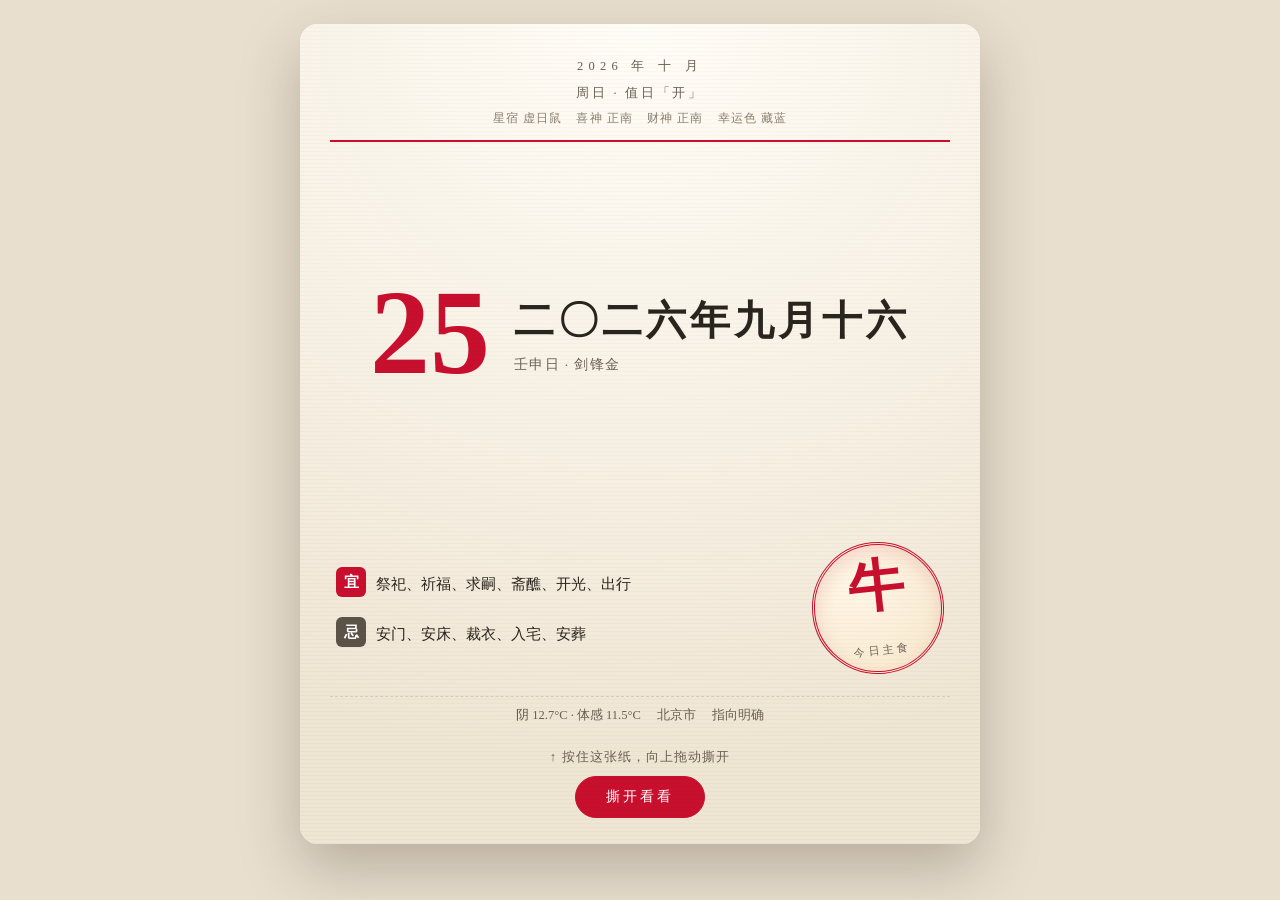
<file: demo/today_calendar.html>
<!DOCTYPE html>
<html lang="zh-CN">
<head>
<meta charset="utf-8">
<meta name="viewport" content="width=device-width,initial-scale=1">
<title>今日撕历 · 2026-10-25 农历二〇二六年九月十六</title>
<style>
:root{
  --paper:#F6EFE2; --paper2:#FBF6EC; --ink:#2A241E; --ink2:#6B5F52;
  --red:#C8102E; --gold:#E0A32E; --line:#D8CBB6;
}
*{box-sizing:border-box;margin:0;padding:0}
body{
  background:#E8DFCF;
  color:var(--ink);
  font-family:"Songti SC","Noto Serif SC",Georgia,"Times New Roman",serif;
  display:flex;justify-content:center;padding:24px 16px 48px;
  -webkit-font-smoothing:antialiased;
}
.stage{
  position:relative;width:100%;max-width:680px;height:820px;
  border-radius:18px;overflow:hidden;
  box-shadow:0 24px 60px rgba(60,44,28,.28), 0 2px 0 rgba(255,255,255,.6) inset;
  background:var(--paper2);
}
.reveal{
  position:absolute;inset:0;overflow-y:auto;padding:24px 22px 32px;
  background:linear-gradient(180deg,#FDFAF3,#F4EDE0);
  filter:blur(3px);transform:scale(.985);transform-origin:top center;
  transition:filter .5s ease, transform .5s ease;
}
.reveal::-webkit-scrollbar{width:6px}
.reveal::-webkit-scrollbar-thumb{background:#D9CDB8;border-radius:3px}

.sheet{
  position:absolute;inset:0;z-index:5;
  background:
    radial-gradient(120% 90% at 50% 0%, #FFFDF7 0%, var(--paper) 62%, #EFE5D3 100%);
  clip-path:polygon(0% 0%,100% 0%,100% 100%,0% 100%);
  transition:opacity .35s ease;
  cursor:grab;touch-action:none;
}
.sheet:active{cursor:grabbing}
.sheet-inner{
  height:100%;display:flex;flex-direction:column;
  padding:34px 30px 26px;text-align:center;
}
.sheet::after{
  content:"";position:absolute;inset:0;pointer-events:none;
  background-image:repeating-linear-gradient(0deg,rgba(120,100,70,.05) 0 1px,transparent 1px 4px);
  mix-blend-mode:multiply;opacity:.6;
}
.sheet-top{border-bottom:2px solid var(--red);padding-bottom:14px}
.solar-line{font-size:12.5px;letter-spacing:.42em;color:var(--ink2)}
.sheet-hero{
  flex:1;display:flex;align-items:center;justify-content:center;gap:24px;
  padding:10px 0;
}
.daynum{font-size:120px;line-height:.82;color:var(--red);font-weight:700;font-family:Georgia,serif}
.hero-right{text-align:left}
.lunar-big{font-size:40px;letter-spacing:.1em;color:var(--ink);font-weight:700}
.gz{margin-top:8px;color:var(--ink2);font-size:13.5px;letter-spacing:.1em}
.dow{font-size:12.5px;color:var(--ink2);letter-spacing:.22em;margin-top:10px}
.extra{
  display:flex;justify-content:center;gap:14px;flex-wrap:wrap;
  font-size:11.5px;color:#8A7D6C;letter-spacing:.1em;margin-top:9px;
}
.sheet-mid{
  position:relative;display:flex;align-items:center;justify-content:space-between;
  gap:18px;padding:18px 6px 22px;
}
.yi-ji{display:flex;flex-direction:column;gap:18px;flex:1;text-align:left}
.col{display:flex;gap:10px;align-items:flex-start}
.badge{
  flex:none;width:30px;height:30px;border-radius:6px;display:grid;place-items:center;
  font-size:15px;font-weight:700;color:#fff;
}
.badge.yi{background:var(--red)}
.badge.ji{background:#5C5348}
.words{font-size:14.5px;line-height:1.9;color:var(--ink);padding-top:4px;
  flex:1;word-break:keep-all;overflow-wrap:anywhere}
.seal{
  flex:none;width:132px;height:132px;border-radius:50%;
  border:3px double var(--red);display:grid;place-items:center;
  background:radial-gradient(circle at 35% 30%,#FFF6E6,#F6E7CB);
  box-shadow:0 6px 18px rgba(200,16,46,.12) inset;
  transform:rotate(-6deg);
}
.seal-char{font-size:56px;color:var(--red);font-weight:700;line-height:1}
.seal-cap{font-size:11px;letter-spacing:.3em;color:var(--ink2);margin-top:4px}
.sheet-meta{
  display:flex;justify-content:center;gap:16px;flex-wrap:wrap;
  font-size:12.5px;color:var(--ink2);padding:10px 0;
  border-top:1px dashed var(--line);
}
.sheet-foot{padding-top:14px;display:grid;gap:10px;justify-items:center}
.hint{font-size:13px;color:var(--ink2);letter-spacing:.08em;transition:opacity .2s}
.tear-btn,.again{
  font-family:inherit;font-size:14px;letter-spacing:.2em;
  padding:11px 30px;border-radius:999px;border:1.5px solid var(--red);
  background:var(--red);color:#fff;cursor:pointer;transition:.2s;
}
.tear-btn:hover,.again:hover{background:#A50D26;border-color:#A50D26}
.again{background:transparent;color:var(--red)}
.again:hover{background:var(--red);color:#fff}
.serration{position:absolute;left:0;right:0;bottom:-1px;height:14px;pointer-events:none}

/* ── 撕开后 ── */
.rev-head{border-bottom:2px solid var(--red);padding-bottom:14px;margin-bottom:20px}
.rev-date{font-size:13px;color:var(--ink2);letter-spacing:.1em}
.rev-head h1{font-size:30px;margin:10px 0 8px;letter-spacing:.06em}
.hl{color:var(--red);border-bottom:4px solid rgba(224,163,46,.55)}
.rev-sub{font-size:13px;color:var(--ink2);line-height:1.7}
.block{margin-bottom:22px}
.block h3{font-size:15px;letter-spacing:.1em;margin-bottom:10px;color:var(--ink)}
.dim{color:var(--ink2);font-weight:400;font-size:12px;letter-spacing:0}
.plan{
  background:#fff;border:1px solid var(--line);border-radius:12px;
  padding:14px 16px;margin-bottom:12px;
  box-shadow:0 2px 0 rgba(216,203,182,.5);
}
.plan-head{display:flex;align-items:center;gap:8px;flex-wrap:wrap}
.picon{font-size:17px}
.ptag{font-size:14px;font-weight:700;letter-spacing:.04em;flex:1}
.pprice{display:flex;align-items:baseline;gap:7px;font-family:ui-sans-serif,system-ui,sans-serif}
.was{color:#A99C88;text-decoration:line-through;font-size:13px}
.now{color:var(--red);font-size:19px;font-weight:700}
.save{background:#FDE9E5;color:var(--red);font-size:11px;padding:2px 7px;border-radius:999px}
.pdesc{font-size:12.5px;color:var(--ink2);margin:6px 0 10px}
.items{list-style:none;display:grid;gap:5px}
.items li{display:flex;justify-content:space-between;font-size:13.5px;padding:3px 0;border-bottom:1px dotted #EFE6D6}
.items li:last-child{border-bottom:none}
.iname{color:var(--ink)}
.iprice{color:var(--ink2);font-family:ui-sans-serif,system-ui,sans-serif}
.note{font-size:11.5px;color:#8A6A2E;background:#FCF4E0;padding:4px 8px;border-radius:6px;margin-top:7px}
.coupon-hit{font-size:12px;color:var(--red);margin-top:8px}
.preason{font-size:12px;color:var(--ink2);margin-top:9px;padding-top:8px;border-top:1px dashed var(--line)}
.coupon-list{list-style:none;display:grid;gap:7px}
.coupon-list li{
  display:flex;align-items:center;gap:9px;flex-wrap:wrap;
  background:#fff;border:1px solid var(--line);border-radius:9px;padding:9px 12px;font-size:13px;
}
.coupon-list .ok{color:#1B7A3D;font-size:11px;background:#E8F5EC;padding:2px 7px;border-radius:999px}
.coupon-list .wait{color:#8A6A2E;font-size:11px;background:#FCF4E0;padding:2px 7px;border-radius:999px}
.coupon-list .no{color:#8A8177;font-size:11px;background:#F2EEE6;padding:2px 7px;border-radius:999px}
.upcoming-tip{
  margin-top:10px;font-size:12.5px;color:#8A6A2E;background:#FCF4E0;
  border-left:3px solid var(--gold);padding:9px 12px;border-radius:0 8px 8px 0;
}
.lg{margin-bottom:12px}
.lgtag{font-size:13px;font-weight:700;margin-bottom:6px;color:var(--red)}
.rev-foot{border-top:1px solid var(--line);padding-top:14px;font-size:11.5px;color:var(--ink2);line-height:1.9}
.rev-foot p{margin-bottom:4px}
.again{margin-top:12px}

@media (max-width:520px){
  .lunar-big{font-size:36px}
  .seal{width:104px;height:104px}
  .seal-char{font-size:44px}
  .words{max-width:150px;font-size:13px}
  .rev-head h1{font-size:24px}
  .stage{height:88vh}
}
</style>
</head>
<body>
  <div class="stage">
    
    <div class="reveal" id="reveal">
      <header class="rev-head">
        <div class="rev-date">2026-10-25 · 壬申日 · 剑锋金</div>
        <h1>今日宜吃<span class="hl">牛肉</span></h1>
        <div class="rev-sub">指向明确 · 阴 12.7°C（体感 11.5°C）
          · 有雨，改外送</div>
      </header>

      <section class="block">
        <h3>🍔 今日餐单 <span class="dim">价格为本店菜单快照</span></h3>
        
        <article class="plan">
          <div class="plan-head">
            <span class="picon">🍔</span>
            <span class="ptag">方案1 · 天命套餐</span>
            <span class="pprice"><span class="now">¥45.5</span></span>
          </div>
          <p class="pdesc">「牛肉」当令，一件省心</p>
          <ul class="items"><li><span class="iname">培根安格斯厚牛堡三件套</span><span class="iprice">¥45.5</span></li></ul>
          
          <p class="preason">主餐倾向「牛肉」，值日「开」宜丰盛</p>
        </article>
        <article class="plan">
          <div class="plan-head">
            <span class="picon">🥢</span>
            <span class="ptag">方案2 · 手搭三件</span>
            <span class="pprice"><span class="now">¥63.4</span></span>
          </div>
          <p class="pdesc">主餐 + 小食 + 饮品，口味自己拿主意</p>
          <ul class="items"><li><span class="iname">培根安格斯厚牛堡</span><span class="iprice">¥34.5</span></li><li><span class="iname">玉米杯</span><span class="iprice">¥13</span></li><li><span class="iname">浓浓燕麦黑巧（冰/热）</span><span class="iprice">¥15.9</span></li></ul>
          <div class="note">⚠ 「浓浓燕麦黑巧（冰/热）」需指定热饮，麦当劳默认给冰饮</div>
          <p class="preason">主餐「牛肉」· 小食「蔬果」· 微凉，热饮更稳妥</p>
        </article>
        <article class="plan">
          <div class="plan-head">
            <span class="picon">🍃</span>
            <span class="ptag">方案3 · 轻简改运</span>
            <span class="pprice"><span class="now">¥39.4</span></span>
          </div>
          <p class="pdesc">最便宜的一主一饮，热量与预算都收着</p>
          <ul class="items"><li><span class="iname">巨无霸</span><span class="iprice">¥25.5</span></li><li><span class="iname">浓浓黑巧（冰/热）</span><span class="iprice">¥13.9</span></li></ul>
          <div class="note">⚠ 「浓浓黑巧（冰/热）」需指定热饮，麦当劳默认给冰饮</div>
          <p class="preason">今日忌安门、安床、裁衣，诸事宜从简</p>
        </article>
        <article class="plan">
          <div class="plan-head">
            <span class="picon">🍦</span>
            <span class="ptag">方案4 · 甜品冲喜</span>
            <span class="pprice"><span class="now">¥16.5</span></span>
          </div>
          <p class="pdesc">加一件甜品，讨个「甜」字</p>
          <ul class="items"><li><span class="iname">蓝莓爆爆珠麦旋风</span><span class="iprice">¥16.5</span></li></ul>
          
          <p class="preason">宜祈福、求嗣、嫁娶，以甜收尾</p>
        </article>
      </section>

      
        <section class="block">
          <h3>🎟 今天的券 <span class="dim">卡包 2 张 ·
            今日可用 0 张</span></h3>
          <ul class="coupon-list"><li><b>11.9元麦辣鸡腿堡</b> ¥11.9<span class="wait">⏳ 10-26 10:30 起可用</span></li><li><b>19.9元王牌炸鸡任选2</b> ¥19.9<span class="wait">⏳ 10-26 10:30 起可用</span></li></ul>
          <div class="upcoming-tip">明天起：「麦辣鸡腿汉堡」现价 ¥22.5 → 用券 ¥11.9，可省 ¥10.6</div>
        </section>
      
        <section class="block">
          <h3>✨ 本店限定 <span class="dim">读自此刻这家店的菜单标签</span></h3>
          <div class="lg"><div class="lgtag">上新<span class="dim"> · 9 款</span></div><ul class="items"><li><span class="iname">龙焰芝士棒鸡腿堡三件套</span><span class="iprice">¥29.9</span></li><li><span class="iname">龙焰鸡腿堡三件套</span><span class="iprice">¥26.9</span></li><li><span class="iname">龙焰芝士棒鸡腿堡</span><span class="iprice">¥27</span></li></ul></div><div class="lg"><div class="lgtag">全球爆款<span class="dim"> · 5 款</span></div><ul class="items"><li><span class="iname">麦麦周末双人餐</span><span class="iprice">¥49.9</span></li><li><span class="iname">枫糖风味厚松饼猪柳蛋堡三件套</span><span class="iprice">¥27.9</span></li><li><span class="iname">枫糖风味厚松饼猪柳堡三件套</span><span class="iprice">¥23.9</span></li></ul></div><div class="lg"><div class="lgtag">限时特惠<span class="dim"> · 4 款</span></div><ul class="items"><li><span class="iname">浓浓燕麦黑巧（冰/热）</span><span class="iprice">¥15.9</span></li><li><span class="iname">浓浓黑巧（冰/热）</span><span class="iprice">¥13.9</span></li><li><span class="iname">麦咖啡™奶铁</span><span class="iprice">¥13.9</span></li></ul></div>
        </section>

      <footer class="rev-foot">
        <p>黄历、五行、星宿属传统民俗娱乐，不构成健康或运势建议。</p>
        <p>用券价由 calculate-price 实测；下单前请再核一次价。</p>
        <button class="again" id="again" type="button">↺ 把纸贴回去</button>
      </footer>
    </div>
    
    
    <div class="sheet" id="sheet">
      <div class="sheet-inner">
        <div class="sheet-top">
          <div class="solar-line">2026 年 十 月</div>
          <div class="dow">周日 · 值日「开」</div>
          <div class="extra">
            <span>星宿 虚日鼠</span>
            <span>喜神 正南</span>
            <span>财神 正南</span>
            <span>幸运色 藏蓝</span>
          </div>
        </div>

        <div class="sheet-hero">
          <div class="daynum">25</div>
          <div class="hero-right">
            <div class="lunar-big">二〇二六年九月十六</div>
            <div class="gz">壬申日 · 剑锋金</div>
          </div>
        </div>

        <div class="sheet-mid">
          <div class="yi-ji">
            <div class="col">
              <div class="badge yi">宜</div>
              <div class="words">祭祀、祈福、求嗣、斋醮、开光、出行</div>
            </div>
            <div class="col">
              <div class="badge ji">忌</div>
              <div class="words">安门、安床、裁衣、入宅、安葬</div>
            </div>
          </div>

          <div class="seal">
            <div class="seal-char">牛</div>
            <div class="seal-cap">今日主食</div>
          </div>
        </div>

        <div class="sheet-meta">
          <span>阴 12.7°C · 体感 11.5°C</span>
          <span>北京市</span>
          <span>指向明确</span>
        </div>

        <div class="sheet-foot">
          <div class="hint" id="hint">↑ 按住这张纸，向上拖动撕开</div>
          <button class="tear-btn" id="tearBtn" type="button">撕开看看</button>
        </div>
      </div>
      <div class="serration" aria-hidden="true"></div>
    </div>
    
  </div>
<script>
(function(){
  var stage  = document.querySelector('.stage');
  var sheet  = document.getElementById('sheet');
  var reveal = document.getElementById('reveal');
  var hint   = document.getElementById('hint');
  var btn    = document.getElementById('tearBtn');
  var again  = document.getElementById('again');
  var p = 0, dragging = false, startY = 0, done = false, raf = null;

  // 撕口用锯齿状 clip-path：越靠上撕开越多，边缘带一点随机抖动才像纸
  function paint(prog){
    var base = 100 - prog * 100;
    var pts  = ['0% 0%', '100% 0%'];
    for (var x = 100; x >= 0; x -= 2.5){
      var j = (prog > 0.02 && prog < 0.99)
        ? Math.sin(x * 1.7) * 1.25 + Math.cos(x * 3.1) * 0.65
        : 0;
      var y = Math.min(100, Math.max(0, base + j));
      pts.push(x + '% ' + y + '%');
    }
    sheet.style.clipPath = 'polygon(' + pts.join(',') + ')';
    sheet.style.transform = 'translateY(' + (-prog * 10) + 'px) rotate(' + (-prog * 0.7) + 'deg)';
    sheet.style.opacity = prog > 0.94 ? String(1 - (prog - 0.94) / 0.06) : '1';
    reveal.style.filter = 'blur(' + ((1 - prog) * 3).toFixed(2) + 'px)';
    reveal.style.transform = 'scale(' + (0.985 + prog * 0.015).toFixed(4) + ')';
    if (hint) hint.style.opacity = String(Math.max(0, 1 - prog * 2.2));
  }

  function animateTo(target, cb){
    cancelAnimationFrame(raf);
    reveal.style.transition = 'none';
    var from = p, t0 = performance.now(), dur = 380;
    function step(t){
      var k = Math.min(1, (t - t0) / dur);
      var ease = 1 - Math.pow(1 - k, 3);
      p = from + (target - from) * ease;
      paint(p);
      if (k < 1) raf = requestAnimationFrame(step);
      else if (cb) cb();
    }
    raf = requestAnimationFrame(step);
  }

  function finish(){
    if (done) return;
    done = true;
    animateTo(1, function(){
      sheet.style.pointerEvents = 'none';
      sheet.style.display = 'none';
      reveal.style.filter = 'none';
      reveal.style.transform = 'scale(1)';
    });
  }

  function reset(){
    done = false;
    sheet.style.display = '';
    sheet.style.pointerEvents = 'auto';
    p = 0; paint(0);
    reveal.style.filter = 'blur(3px)';
    reveal.style.transform = 'scale(0.985)';
    reveal.scrollTop = 0;
  }

  sheet.addEventListener('pointerdown', function(ev){
    if (done) return;
    // 关键：按钮上不能开始拖拽。一旦 setPointerCapture，后续的 click
    // 会被重定向到 sheet 本身，按钮就永远收不到点击了。
    if (ev.target && ev.target.closest && ev.target.closest('button')) return;
    dragging = true; startY = ev.clientY;
    reveal.style.transition = 'none';   // 拖动时要跟手，别被 CSS 过渡拖慢
    try { sheet.setPointerCapture(ev.pointerId); } catch (e) {}
  });
  sheet.addEventListener('pointermove', function(ev){
    if (!dragging) return;
    var d = (startY - ev.clientY) / 300;
    p = Math.max(0, Math.min(1, d));
    paint(p);
  });
  function endDrag(){
    if (!dragging) return;
    dragging = false;
    if (p > 0.5) finish();
    else animateTo(0);
  }
  sheet.addEventListener('pointerup', endDrag);
  sheet.addEventListener('pointercancel', endDrag);
  sheet.addEventListener('pointerleave', function(){ if (dragging) endDrag(); });

  btn.addEventListener('click', function(ev){ ev.stopPropagation(); finish(); });
  if (again) again.addEventListener('click', reset);
  window.addEventListener('keydown', function(ev){
    if ((ev.key === ' ' || ev.key === 'Enter') && !done){ ev.preventDefault(); finish(); }
  });
  paint(0);
})();
</script>
</body>
</html>
</file>
